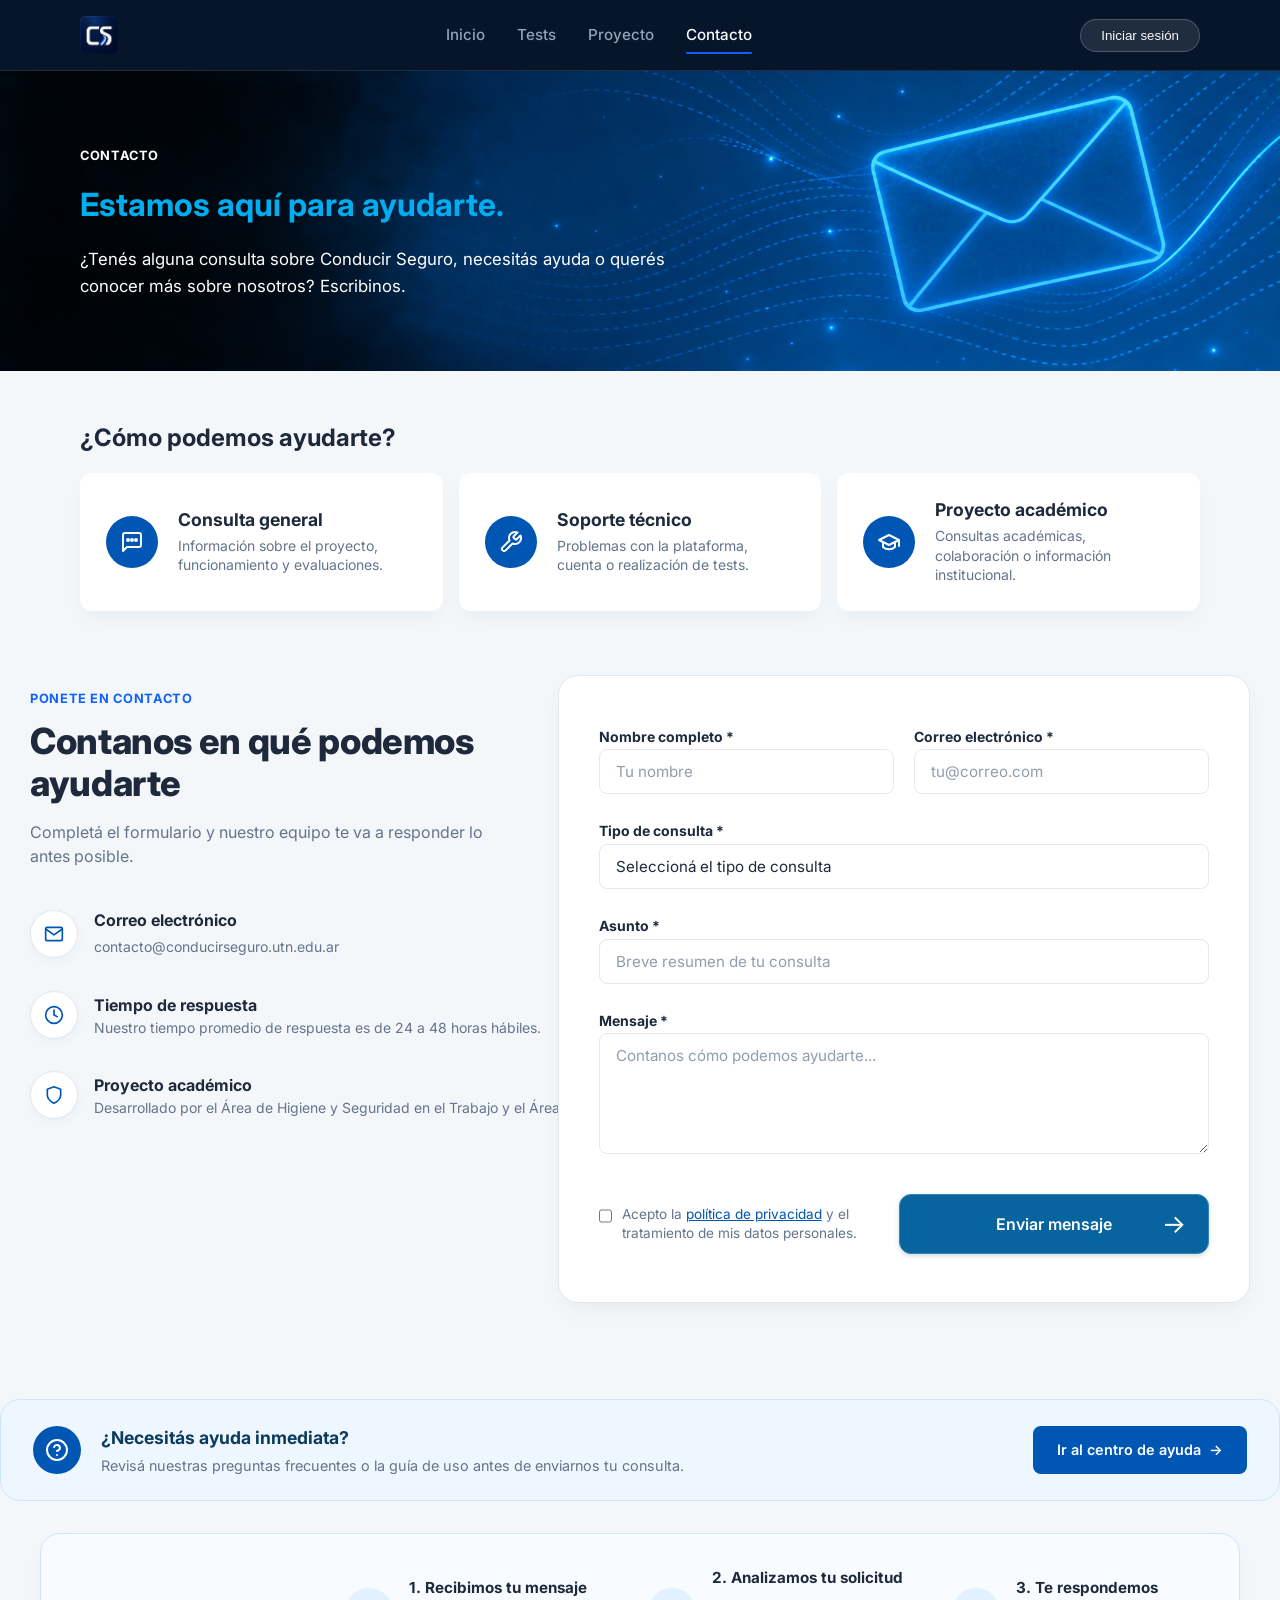
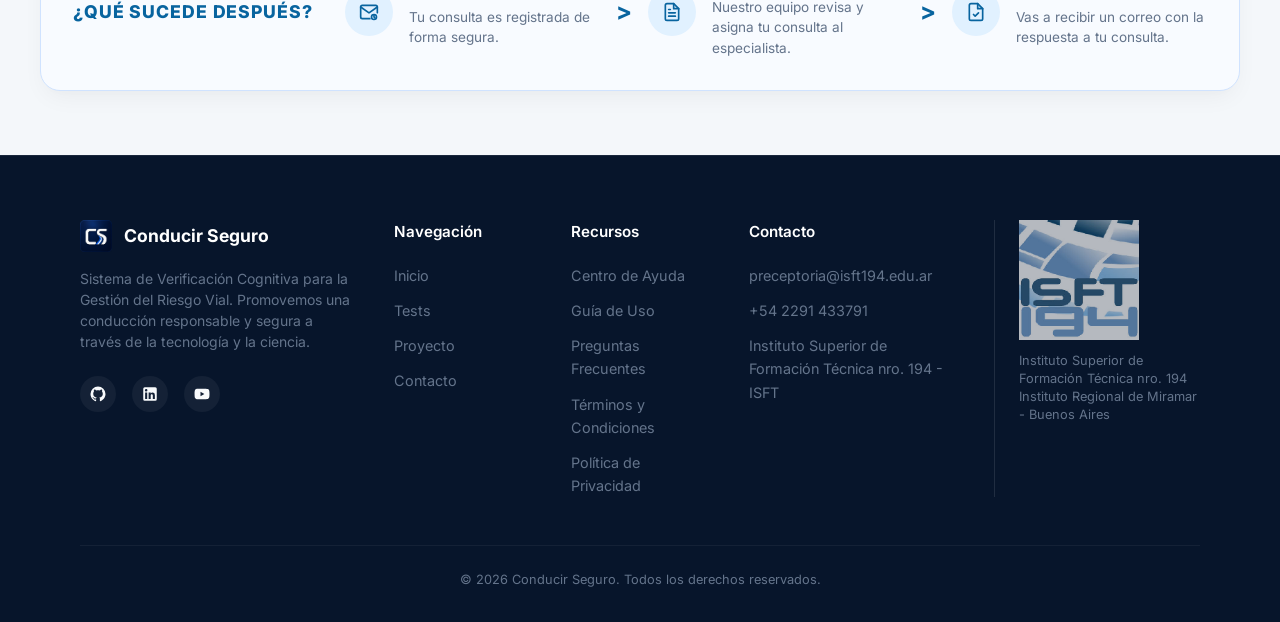
<file: contact.html>
<!DOCTYPE html>
<html lang="es">

<head>
    <meta charset="UTF-8">
    <meta name="viewport" content="width=device-width, initial-scale=1.0">

    <title>Contacto | Conducir Seguro</title>

    <meta name="description" content="Contactá al equipo de Conducir Seguro: consultas generales, soporte técnico e información sobre el proyecto académico.">

    <link rel="icon" href="image/icon/conducirSegurosIco.ico" type="image/x-icon">

    <!-- Hojas de Estilo CSS Modulares -->
    <link rel="stylesheet" href="css/base/variables.css">
    <link rel="stylesheet" href="css/base/base.css">
    <link rel="stylesheet" href="css/components/navbar.css">
    <link rel="stylesheet" href="css/components/footer.css">
    <link rel="stylesheet" href="css/pages/contact.css">
</head>

<body>

    <!-- Header Principal -->
    <header class="site-header">
        <div class="container">
            <nav class="navbar" aria-label="Navegación principal">

                <a href="index.html" class="navbar__brand" aria-label="ConducirSeguros Inicio">
                    <img src="image/logoConducir.png" alt="ConducirSeguros Logo" class="navbar__logo">
                </a>

                <button class="navbar__toggle" id="nav-toggle" aria-label="Abrir menú de navegación" aria-expanded="false">
                    ☰
                </button>

                <ul class="navbar__nav" id="nav-menu">
                    <li><a href="index.html" class="navbar__link">Inicio</a></li>
                    <li><a href="test.html" class="navbar__link">Tests</a></li>
                    <li><a href="about.html" class="navbar__link">Proyecto</a></li>
                    <li><a href="contact.html" class="navbar__link navbar__link--active">Contacto</a></li>
                </ul>

                <div class="navbar__actions">
                    <button class="btn-auth" id="auth-btn">
                        <span>Iniciar sesión</span>
                    </button>
                </div>

            </nav>
        </div>
    </header>

    <!-- Contenido Principal -->
    <main id="main-content">

        <!-- Banner superior de Contacto -->
        <section class="contact-hero">
            <div class="container">
                <span class="badge-tag">Contacto</span>

                <h1 class="section-title">Estamos aquí para ayudarte.</h1>

                <p class="section-description">
                    ¿Tenés alguna consulta sobre Conducir Seguro, necesitás ayuda o querés conocer más sobre nosotros? Escribinos.
                </p>
            </div>
        </section>

        <!-- Opciones de ayuda -->
        <div class="container">

            <h2 class="section-title" style="margin-top: 3rem; font-size: 1.5rem;">
                ¿Cómo podemos ayudarte?
            </h2>

            <ul class="help-grid">

                <li class="help-item">
                    <a href="#contact-form" class="help-card help-card--active">

                        <div class="help-card__icon">
                            <svg width="24" height="24" viewBox="0 0 24 24" fill="none" stroke="currentColor" stroke-width="2" stroke-linecap="round" stroke-linejoin="round">
                                <path d="M21 15a2 2 0 0 1-2 2H7l-4 4V5a2 2 0 0 1 2-2h14a2 2 0 0 1 2 2z"></path>
                                <circle cx="8" cy="10" r="1" fill="currentColor"></circle>
                                <circle cx="12" cy="10" r="1" fill="currentColor"></circle>
                                <circle cx="16" cy="10" r="1" fill="currentColor"></circle>
                            </svg>
                        </div>

                        <div class="help-card__content">
                            <h3 class="help-card__title">Consulta general</h3>
                            <p class="help-card__desc">
                                Información sobre el proyecto, funcionamiento y evaluaciones.
                            </p>
                        </div>

                        <span class="help-card__arrow"></span>

                    </a>
                </li>

                <li class="help-item">
                    <a href="#contact-form" class="help-card">

                        <div class="help-card__icon">
                            <svg width="24" height="24" viewBox="0 0 24 24" fill="none" stroke="currentColor" stroke-width="2" stroke-linecap="round" stroke-linejoin="round">
                                <path d="M14.7 6.3a1 1 0 0 0 0 1.4l1.6 1.6a1 1 0 0 0 1.4 0l3.77-3.77a6 6 0 0 1-7.94 7.94l-6.91 6.91a2.12 2.12 0 0 1-3-3l6.91-6.91a6 6 0 0 1 7.94-7.94l-3.76 3.76z"></path>
                            </svg>
                        </div>

                        <div class="help-card__content">
                            <h3 class="help-card__title">Soporte técnico</h3>
                            <p class="help-card__desc">
                                Problemas con la plataforma, cuenta o realización de tests.
                            </p>
                        </div>

                        <span class="help-card__arrow"></span>

                    </a>
                </li>

                <li class="help-item">
                    <a href="#contact-form" class="help-card">

                        <div class="help-card__icon">
                            <svg width="24" height="24" viewBox="0 0 24 24" fill="none" stroke="currentColor" stroke-width="2" stroke-linecap="round" stroke-linejoin="round">
                                <path d="M22 10v6M2 10l10-5 10 5-10 5z"></path>
                                <path d="M6 12v5c3 3 9 3 12 0v-5"></path>
                            </svg>
                        </div>

                        <div class="help-card__content">
                            <h3 class="help-card__title">Proyecto académico</h3>
                            <p class="help-card__desc">
                                Consultas académicas, colaboración o información institucional.
                            </p>
                        </div>

                        <span class="help-card__arrow"></span>

                    </a>
                </li>

            </ul>
        </div>

        <!-- Información y formulario de contacto -->
        <div class="contact-wrapper">

            <div class="contact-info">

                <span class="badge-tag">PONETE EN CONTACTO</span>

                <h2 class="contact-info__title">Contanos en qué podemos ayudarte</h2>

                <p class="contact-info__description">
                    Completá el formulario y nuestro equipo te va a responder lo antes posible.
                </p>

                <ul class="contact-info__list">

                    <li class="contact-info__item">

                        <div class="contact-info__icon">
                            <svg width="20" height="20" viewBox="0 0 24 24" fill="none" stroke="currentColor" stroke-width="2" stroke-linecap="round" stroke-linejoin="round">
                                <path d="M4 4h16c1.1 0 2 .9 2 2v12c0 1.1-.9 2-2 2H4c-1.1 0-2-.9-2-2V6c0-1.1.9-2 2-2z"></path>
                                <polyline points="22,6 12,13 2,6"></polyline>
                            </svg>
                        </div>

                        <div class="contact-info__text">
                            <h3 class="contact-info__label">Correo electrónico</h3>
                            <a href="mailto:contacto@conducirseguro.utn.edu.ar" class="contact-info__link">
                                contacto@conducirseguro.utn.edu.ar
                            </a>
                        </div>

                    </li>

                    <li class="contact-info__item">

                        <div class="contact-info__icon">
                            <svg width="20" height="20" viewBox="0 0 24 24" fill="none" stroke="currentColor" stroke-width="2" stroke-linecap="round" stroke-linejoin="round">
                                <circle cx="12" cy="12" r="10"></circle>
                                <polyline points="12 6 12 12 16 14"></polyline>
                            </svg>
                        </div>

                        <div class="contact-info__text">
                            <h3 class="contact-info__label">Tiempo de respuesta</h3>
                            <p class="contact-info__value">
                                Nuestro tiempo promedio de respuesta es de 24 a 48 horas hábiles.
                            </p>
                        </div>

                    </li>

                    <li class="contact-info__item">

                        <div class="contact-info__icon">
                            <svg width="20" height="20" viewBox="0 0 24 24" fill="none" stroke="currentColor" stroke-width="2" stroke-linecap="round" stroke-linejoin="round">
                                <path d="M12 22s8-4 8-10V5l-8-3-8 3v7c0 6 8 10 8 10z"></path>
                            </svg>
                        </div>

                        <div class="contact-info__text">
                            <h3 class="contact-info__label">Proyecto académico</h3>
                            <p class="contact-info__value">
                                Desarrollado por el Área de Higiene y Seguridad en el Trabajo y el Área de Desarrollo de Software.
                            </p>
                        </div>

                    </li>

                </ul>
            </div>

            <!-- Formulario -->
            <form class="contact-form" id="contact-form" action="#" method="POST">

                <div class="form-row">
                    <div class="form-group">
                        <label for="full-name" class="form-label">Nombre completo *</label>
                        <input type="text" id="full-name" name="full_name" class="form-input" placeholder="Tu nombre" required>
                    </div>
                    <div class="form-group">
                        <label for="email" class="form-label">Correo electrónico *</label>
                        <input type="email" id="email" name="email" class="form-input" placeholder="tu@correo.com" required>
                    </div>
                </div>

                <div class="form-group">
                    <label for="subject-type" class="form-label">Tipo de consulta *</label>

                    <div class="select-wrapper">
                        <select id="subject-type" name="subject_type" class="form-select" required>
                            <option value="" disabled selected>Seleccioná el tipo de consulta</option>
                            <option value="general">Consulta general</option>
                            <option value="support">Soporte técnico</option>
                            <option value="academic">Proyecto académico</option>
                        </select>
                    </div>
                </div>

                <div class="form-group">
                    <label for="subject" class="form-label">Asunto *</label>
                    <input type="text" id="subject" name="subject" class="form-input" placeholder="Breve resumen de tu consulta" required>
                </div>

                <div class="form-group">
                    <label for="message" class="form-label">Mensaje *</label>
                    <textarea id="message" name="message" class="form-textarea" rows="5" placeholder="Contanos cómo podemos ayudarte..." required></textarea>
                </div>

                <div class="form-footer">

                    <label class="checkbox-container">
                        <input type="checkbox" name="privacy_policy" class="checkbox-input" required>
                        <span class="checkbox-label">
                            Acepto la <a href="privacy.html" class="form-link">política de privacidad</a> y el tratamiento de mis datos personales.
                        </span>
                    </label>

                    <button type="submit" class="btn btn--primary btn-submit">
                        <span>Enviar mensaje</span>
                        <span class="btn-arrow">→</span>
                    </button>

                </div>
            </form>

        </div>

        <!-- Ayuda inmediata -->
        <div class="help-banner">

            <div class="help-banner__content">

                <div class="help-banner__icon">
                    <svg width="24" height="24" viewBox="0 0 24 24" fill="none" stroke="currentColor" stroke-width="2" stroke-linecap="round" stroke-linejoin="round">
                        <circle cx="12" cy="12" r="10"></circle>
                        <path d="M9.09 9a3 3 0 0 1 5.83 1c0 2-3 3-3 3"></path>
                        <line x1="12" y1="17" x2="12.01" y2="17"></line>
                    </svg>
                </div>

                <div class="help-banner__text">
                    <h3 class="help-banner__title">¿Necesitás ayuda inmediata?</h3>
                    <p class="help-banner__description">
                        Revisá nuestras preguntas frecuentes o la guía de uso antes de enviarnos tu consulta.
                    </p>
                </div>

            </div>

            <a href="faq.html" class="btn btn--primary help-banner__btn">
                <span>Ir al centro de ayuda</span>
                <span class="bnt-arrow">&rarr;</span>
            </a>

        </div>

        <!-- Proceso de respuesta -->
        <div class="process-card">

            <div class="process-card__badge">
                <span>¿QUÉ SUCEDE</span>
                <span>DESPUÉS?</span>
            </div>

            <div class="process-card__steps">

                <div class="process-step">

                    <div class="process-step__icon">
                        <svg width="20" height="20" viewBox="0 0 24 24" fill="none" stroke="currentColor" stroke-width="2" stroke-linecap="round" stroke-linejoin="round">
                            <path d="M22 13V6a2 2 0 0 0-2-2H4a2 2 0 0 0-2 2v12a2 2 0 0 0 2 2h9"></path>
                            <polyline points="22,6 12,13 2,6"></polyline>
                            <circle cx="18" cy="18" r="3"></circle>
                            <polyline points="18 16 18 18 19 19"></polyline>
                        </svg>
                    </div>

                    <div class="process-step__text">
                        <h4 class="process-step__title">1. Recibimos tu mensaje</h4>
                        <p class="process-step__description">
                            Tu consulta es registrada de forma segura.
                        </p>
                    </div>

                </div>

                <span class="process-arrow">&gt;</span>

                <div class="process-step">

                    <div class="process-step__icon">
                        <svg width="20" height="20" viewBox="0 0 24 24" fill="none" stroke="currentColor" stroke-width="2" stroke-linecap="round" stroke-linejoin="round">
                            <path d="M14 2H6a2 2 0 0 0-2 2v16a2 2 0 0 0 2 2h12a2 2 0 0 0 2-2V8z"></path>
                            <polyline points="14 2 14 8 20 8"></polyline>
                            <line x1="16" y1="13" x2="8" y2="13"></line>
                            <line x1="16" y1="17" x2="8" y2="17"></line>
                            <polyline points="10 9 9 9 8 9"></polyline>
                        </svg>
                    </div>

                    <div class="process-step__text">
                        <h4 class="process-step__title">2. Analizamos tu solicitud</h4>
                        <p class="process-step__description">
                            Nuestro equipo revisa y asigna tu consulta al especialista.
                        </p>
                    </div>

                </div>

                <span class="process-arrow">&gt;</span>

                <div class="process-step">

                    <div class="process-step__icon">
                        <svg width="20" height="20" viewBox="0 0 24 24" fill="none" stroke="currentColor" stroke-width="2" stroke-linecap="round" stroke-linejoin="round">
                            <path d="M14 2H6a2 2 0 0 0-2 2v16a2 2 0 0 0 2 2h12a2 2 0 0 0 2-2V8z"></path>
                            <polyline points="14 2 14 8 20 8"></polyline>
                            <path d="M9 15l2 2 4-4"></path>
                        </svg>
                    </div>

                    <div class="process-step__text">
                        <h4 class="process-step__title">3. Te respondemos</h4>
                        <p class="process-step__description">
                            Vas a recibir un correo con la respuesta a tu consulta.
                        </p>
                    </div>

                </div>

            </div>
        </div>

    </main>

    <!-- Script de entrada usando módulos ES6 -->
    <script src="js/script.js"></script>

    <!-- Footer -->
    <footer class="site-footer">

        <div class="container">

            <div class="footer__grid">

                <!-- Columna 1: Branding y Propósito -->
                <div class="footer__col">

                    <div class="footer__brand-logo">
                        <img src="image/logoConducir.png" alt="ConducirSeguros" class="footer__logo-img">
                        <span class="footer__brand-title">Conducir Seguro</span>
                    </div>

                    <p class="footer__description">
                        Sistema de Verificación Cognitiva para la Gestión del Riesgo Vial. Promovemos una conducción responsable y segura a través de la tecnología y la ciencia.
                    </p>

                    <div class="footer__socials">

                        <a href="https://github.com" class="footer__social-link" aria-label="GitHub" target="_blank" rel="noopener">
                            <svg class="footer__social-icon" viewBox="0 0 24 24">
                                <path fill="currentColor" d="M12 2A10 10 0 0 0 2 12c0 4.42 2.87 8.17 6.84 9.5c.5.08.66-.23.66-.5v-1.69c-2.77.6-3.36-1.34-3.36-1.34c-.46-1.16-1.11-1.47-1.11-1.47c-.91-.62.07-.6.07-.6c1 .07 1.53 1.03 1.53 1.03c.87 1.52 2.34 1.07 2.91.83c.1-.65.35-1.09.63-1.34c-2.22-.25-4.55-1.11-4.55-4.92c0-1.11.38-2 1.03-2.71c-.1-.25-.45-1.29.1-2.64c0 0 .84-.27 2.75 1.02c.79-.22 1.65-.33 2.5-.33c.85 0 1.71.11 2.5.33c1.91-1.29 2.75-1.02 2.75-1.02c.55 1.35.2 2.39.1 2.64c.65.71 1.03 1.6 1.03 2.71c0 3.82-2.34 4.66-4.57 4.91c.36.31.69.92.69 1.85V21c0 .27.16.59.67.5C19.14 20.16 22 16.42 22 12A10 10 0 0 0 12 2Z"/>
                            </svg>
                        </a>

                        <a href="https://linkedin.com" class="footer__social-link" aria-label="LinkedIn" target="_blank" rel="noopener">
                            <svg class="footer__social-icon" viewBox="0 0 24 24">
                                <path fill="currentColor" d="M19 3a2 2 0 0 1 2 2v14a2 2 0 0 1-2 2H5a2 2 0 0 1-2-2V5a2 2 0 0 1 2-2h14m-.5 15.5v-5.3a3.26 3.26 0 0 0-3.26-3.26c-.85 0-1.84.52-2.28 1.3v-1.11h-2.79v8.37h2.79v-4.93c0-.77.62-1.4 1.39-1.4a1.4 1.4 0 0 1 1.4 1.4v4.93h2.75M6.88 8.56a1.68 1.68 0 0 0 1.68-1.68c0-.93-.75-1.69-1.68-1.69a1.69 1.69 0 0 0-1.69 1.69c0 .93.76 1.68 1.69 1.68m1.39 9.94v-8.37H5.5v8.37h2.77Z"/>
                            </svg>
                        </a>

                        <a href="https://youtube.com" class="footer__social-link" aria-label="YouTube" target="_blank" rel="noopener">
                            <svg class="footer__social-icon" viewBox="0 0 24 24">
                                <path fill="currentColor" d="M10 15l5.19-3L10 9v6m11.56-7.83c.13.47.22 1.1.28 1.9.07.8.1 1.49.1 2.09L22 12c0 2.19-.16 3.8-.44 4.83c-.25.9-.83 1.48-1.73 1.73c-.47.13-1.33.22-2.65.28c-1.3.07-2.49.1-3.59.1L12 19c-4.19 0-6.8-.16-7.83-.44c-.9-.25-1.48-.83-1.73-1.73c-.13-.47-.22-1.33-.28-2.65c-.07-1.3-.1-2.49-.1-3.59L2 12c0-2.19.16-3.8.44-4.83c.25-.9.83-1.48 1.73-1.73c.47-.13 1.33-.22 2.65-.28c1.3-.07 2.49-.1 3.59-.1L12 5c4.19 0 6.8.16 7.83.44c.9.25 1.48.83 1.73 1.73Z"/>
                            </svg>
                        </a>

                    </div>
                </div>

                <!-- Columna 2: Navegación -->
                <div class="footer__col">
                    <h4 class="footer__column-title">Navegación</h4>

                    <ul class="footer__list">
                        <li><a href="index.html" class="footer__link">Inicio</a></li>
                        <li><a href="test.html" class="footer__link">Tests</a></li>
                        <li><a href="about.html" class="footer__link">Proyecto</a></li>
                        <li><a href="contact.html" class="footer__link">Contacto</a></li>
                    </ul>
                </div>

                <!-- Columna 3: Recursos -->
                <div class="footer__col">
                    <h4 class="footer__column-title">Recursos</h4>

                    <ul class="footer__list">
                        <li><a href="faq.html" class="footer__link">Centro de Ayuda</a></li>
                        <li><a href="guide.html" class="footer__link">Guía de Uso</a></li>
                        <li><a href="faq.html#preguntas" class="footer__link">Preguntas Frecuentes</a></li>
                        <li><a href="terms.html" class="footer__link">Términos y Condiciones</a></li>
                        <li><a href="privacy.html" class="footer__link">Política de Privacidad</a></li>
                    </ul>
                </div>

                <!-- Columna 4: Contacto Rápido -->
                <div class="footer__col">
                    <h4 class="footer__column-title">Contacto</h4>

                    <ul class="footer__list">
                        <li><a href="mailto:preceptoria@isft194.edu.ar" class="footer__link">preceptoria@isft194.edu.ar</a></li>
                        <li><span class="footer__link">+54 2291 433791</span></li>
                        <li><span class="footer__link">Instituto Superior de Formación Técnica nro. 194 - ISFT</span></li>
                    </ul>
                </div>

                <!-- Columna 5: Institucional -->
                <div class="footer__col footer__institution">
                    <img src="image/isft194_173px.png" alt="Instituto Superior de Formación Técnica 194" class="footer__isft-logo">

                    <p class="footer__isft-text">
                        Instituto Superior de Formación Técnica nro. 194<br>
                        Instituto Regional de Miramar - Buenos Aires
                    </p>
                </div>

            </div>

            <!-- Copy Bottom -->
            <div class="footer__bottom">
                <p>&copy; 2026 Conducir Seguro. Todos los derechos reservados.</p>
            </div>

        </div>
    </footer>

</body>
</html>
</file>
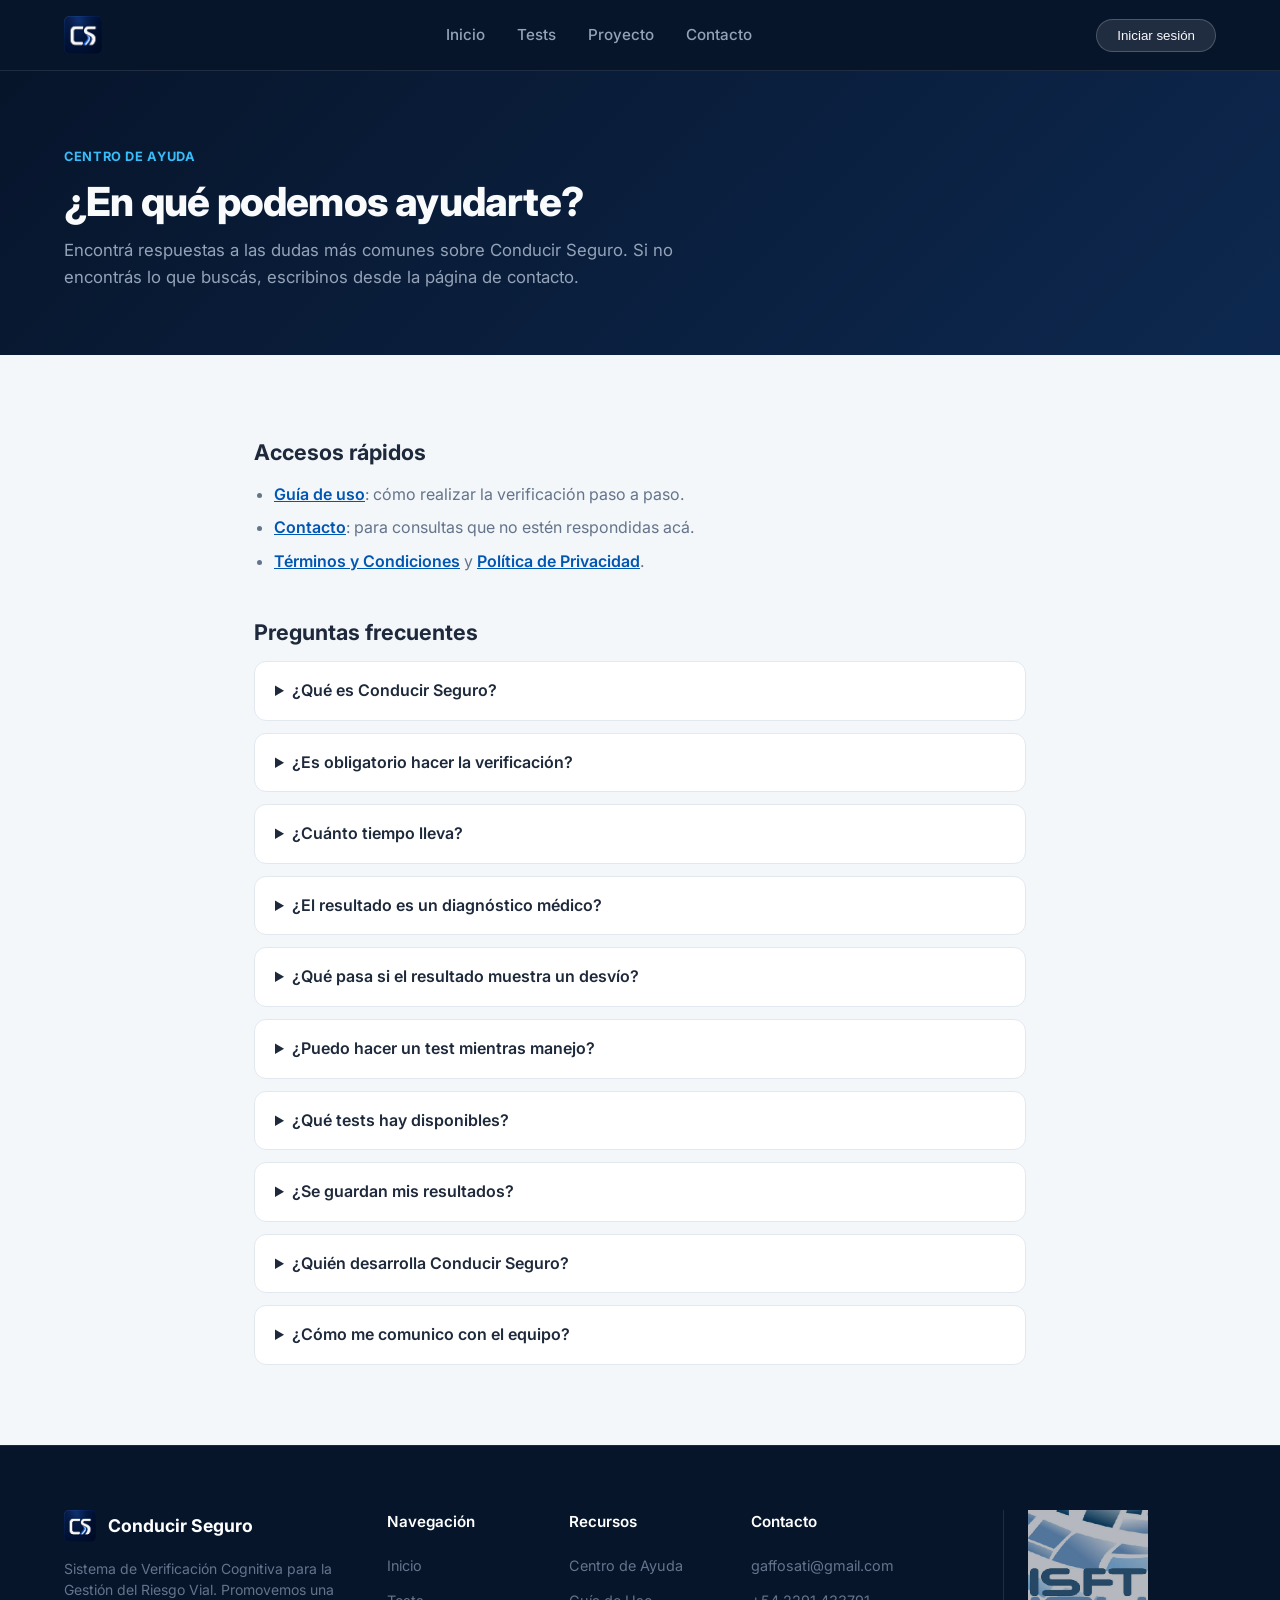
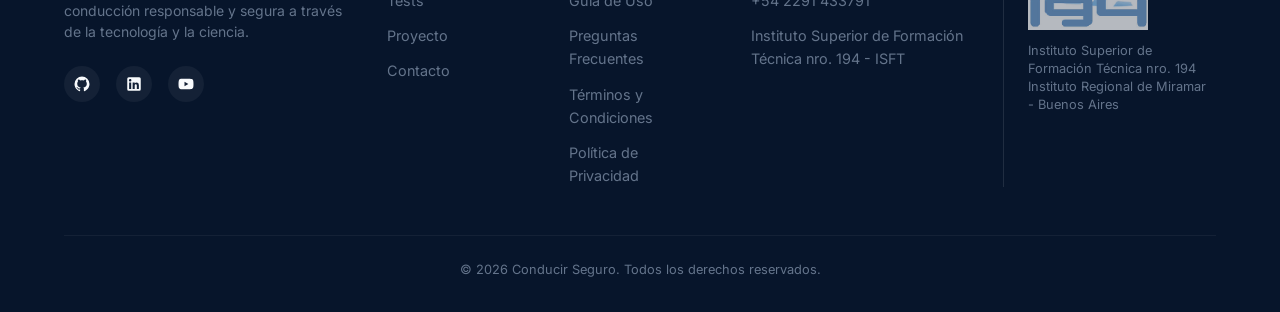
<file: faq.html>
<!DOCTYPE html>
<html lang="es">
<head>
      <meta charset="UTF-8">
      <meta name="viewport" content="width=device-width, initial-scale=1.0">
      <title>Centro de Ayuda | Conducir Seguro</title>
      <meta name="description" content="Centro de ayuda y preguntas frecuentes sobre Conducir Seguro, el sistema de verificación cognitiva preventiva previa a la conducción.">
      <link rel="icon" href="image/icon/conducirSegurosIco.ico" type="image/x-icon">

      <link rel="stylesheet" href="css/base/variables.css">
      <link rel="stylesheet" href="css/base/base.css">
      <link rel="stylesheet" href="css/components/navbar.css">
      <link rel="stylesheet" href="css/components/footer.css">
      <link rel="stylesheet" href="css/pages/info.css">
</head>
<body>

      <header class="site-header">
            <div class="container">
                  <nav class="navbar" aria-label="Navegación principal">
                  <a href="index.html" class="navbar__brand" aria-label="ConducirSeguros Inicio">
                        <img src="image/logoConducir.png" alt="ConducirSeguros Logo" class="navbar__logo">
                  </a>

                  <button class="navbar__toggle" id="nav-toggle" aria-label="Abrir menú de navegación" aria-expanded="false">
                        ☰
                  </button>

                  <ul class="navbar__nav" id="nav-menu">
                        <li><a href="index.html" class="navbar__link">Inicio</a></li>
                        <li><a href="test.html" class="navbar__link">Tests</a></li>
                        <li><a href="about.html" class="navbar__link">Proyecto</a></li>

                        <li><a href="contact.html" class="navbar__link">Contacto</a></li>
                  </ul>

                  <div class="navbar__actions">
                        <button class="btn-auth" id="auth-btn">
                              <span>Iniciar sesión</span>
                        </button>
                  </div>
                  </nav>
            </div>
      </header>

      <main id="main-content">
            <section class="page-hero">
                  <div class="container">
                        <span class="badge-tag">CENTRO DE AYUDA</span>
                        <h1 class="page-hero__title">¿En qué podemos ayudarte?</h1>
                        <p class="page-hero__description">
                              Encontrá respuestas a las dudas más comunes sobre Conducir Seguro. Si no encontrás lo que buscás, escribinos desde la página de contacto.
                        </p>
                  </div>
            </section>

            <section class="section-padding">
                  <div class="container info-content">
                        <h2>Accesos rápidos</h2>
                        <ul>
                              <li><a href="guide.html">Guía de uso</a>: cómo realizar la verificación paso a paso.</li>
                              <li><a href="contact.html">Contacto</a>: para consultas que no estén respondidas acá.</li>
                              <li><a href="terms.html">Términos y Condiciones</a> y <a href="privacy.html">Política de Privacidad</a>.</li>
                        </ul>

                        <h2 id="preguntas">Preguntas frecuentes</h2>
                        <div class="faq-list">
                              <details class="faq-item">
                                    <summary>¿Qué es Conducir Seguro?</summary>
                                    <p>Es un sistema de verificación cognitiva para la gestión del riesgo vial. Propone una verificación breve, antes de comenzar a conducir, para observar condiciones como la atención, el estado de alerta y el tiempo de reacción en ese momento.</p>
                              </details>

                              <details class="faq-item">
                                    <summary>¿Es obligatorio hacer la verificación?</summary>
                                    <p>No. Es voluntaria y preventiva. Busca darte una referencia para cuidarte a vos y a los demás, no controlar ni sancionar.</p>
                              </details>

                              <details class="faq-item">
                                    <summary>¿Cuánto tiempo lleva?</summary>
                                    <p>Cada test indica su duración antes de empezar; la mayoría lleva entre uno y tres minutos. La idea es que se pueda incorporar a la rutina antes de salir, igual que revisar el estado del vehículo.</p>
                              </details>

                              <details class="faq-item">
                                    <summary>¿El resultado es un diagnóstico médico?</summary>
                                    <p>No. El resultado es orientativo: no diagnostica, no evalúa capacidades permanentes y no reemplaza controles médicos ni normas existentes.</p>
                              </details>

                              <details class="faq-item">
                                    <summary>¿Qué pasa si el resultado muestra un desvío?</summary>
                                    <p>Detectar un desvío no significa "fallar": es una alerta temprana. Se recomienda hacer una pausa y repetir la verificación. Si te sentís cansado, con sueño o afectado de cualquier forma, no conduzcas aunque el resultado sea bueno.</p>
                              </details>

                              <details class="faq-item">
                                    <summary>¿Puedo hacer un test mientras manejo?</summary>
                                    <p>No. Los tests se hacen siempre antes de empezar a conducir, con el vehículo detenido, sentado y sin distracciones.</p>
                              </details>

                              <details class="faq-item">
                                    <summary>¿Qué tests hay disponibles?</summary>
                                    <p>En la sección <a href="test.html">Tests</a> vas a encontrar evaluaciones de atención, reflejos, estado de alerta y memoria. Cada una explica su consigna antes de empezar.</p>
                              </details>

                              <details class="faq-item">
                                    <summary>¿Se guardan mis resultados?</summary>
                                    <p>Por ahora, el resultado se muestra en pantalla al terminar cada test. El registro de resultados para construir una referencia individual forma parte del plan de desarrollo del proyecto.</p>
                              </details>

                              <details class="faq-item">
                                    <summary>¿Quién desarrolla Conducir Seguro?</summary>
                                    <p>Es un proyecto académico del Instituto Superior de Formación Técnica nro. 194, desarrollado por el Área de Higiene y Seguridad en el Trabajo y el Área de Desarrollo de Software.</p>
                              </details>

                              <details class="faq-item">
                                    <summary>¿Cómo me comunico con el equipo?</summary>
                                    <p>Podés escribirnos desde la página de <a href="contact.html">Contacto</a> completando el formulario.</p>
                              </details>
                        </div>
                  </div>
            </section>
      </main>

      <script src="js/script.js"></script>

      <footer class="site-footer">
      <div class="container">
            <div class="footer__grid">

                  <div class="footer__col">
                  <div class="footer__brand-logo">
                        <img src="image/logoConducir.png" alt="ConducirSeguros" class="footer__logo-img">
                        <span class="footer__brand-title">Conducir Seguro</span>
                  </div>
                  <p class="footer__description">
                        Sistema de Verificación Cognitiva para la Gestión del Riesgo Vial. Promovemos una conducción responsable y segura a través de la tecnología y la ciencia.
                  </p>
                  <div class="footer__socials">
                        <a href="https://github.com" class="footer__social-link" aria-label="GitHub" target="_blank" rel="noopener">
                              <svg class="footer__social-icon" viewBox="0 0 24 24"><path fill="currentColor" d="M12 2A10 10 0 0 0 2 12c0 4.42 2.87 8.17 6.84 9.5c.5.08.66-.23.66-.5v-1.69c-2.77.6-3.36-1.34-3.36-1.34c-.46-1.16-1.11-1.47-1.11-1.47c-.91-.62.07-.6.07-.6c1 .07 1.53 1.03 1.53 1.03c.87 1.52 2.34 1.07 2.91.83c.1-.65.35-1.09.63-1.34c-2.22-.25-4.55-1.11-4.55-4.92c0-1.11.38-2 1.03-2.71c-.1-.25-.45-1.29.1-2.64c0 0 .84-.27 2.75 1.02c.79-.22 1.65-.33 2.5-.33c.85 0 1.71.11 2.5.33c1.91-1.29 2.75-1.02 2.75-1.02c.55 1.35.2 2.39.1 2.64c.65.71 1.03 1.6 1.03 2.71c0 3.82-2.34 4.66-4.57 4.91c.36.31.69.92.69 1.85V21c0 .27.16.59.67.5C19.14 20.16 22 16.42 22 12A10 10 0 0 0 12 2Z"/></svg>
                        </a>
                        <a href="https://linkedin.com" class="footer__social-link" aria-label="LinkedIn" target="_blank" rel="noopener">
                              <svg class="footer__social-icon" viewBox="0 0 24 24"><path fill="currentColor" d="M19 3a2 2 0 0 1 2 2v14a2 2 0 0 1-2 2H5a2 2 0 0 1-2-2V5a2 2 0 0 1 2-2h14m-.5 15.5v-5.3a3.26 3.26 0 0 0-3.26-3.26c-.85 0-1.84.52-2.28 1.3v-1.11h-2.79v8.37h2.79v-4.93c0-.77.62-1.4 1.39-1.4a1.4 1.4 0 0 1 1.4 1.4v4.93h2.75M6.88 8.56a1.68 1.68 0 0 0 1.68-1.68c0-.93-.75-1.69-1.68-1.69a1.69 1.69 0 0 0-1.69 1.69c0 .93.76 1.68 1.69 1.68m1.39 9.94v-8.37H5.5v8.37h2.77Z"/></svg>
                        </a>
                        <a href="https://youtube.com" class="footer__social-link" aria-label="YouTube" target="_blank" rel="noopener">
                              <svg class="footer__social-icon" viewBox="0 0 24 24"><path fill="currentColor" d="M10 15l5.19-3L10 9v6m11.56-7.83c.13.47.22 1.1.28 1.9.07.8.1 1.49.1 2.09L22 12c0 2.19-.16 3.8-.44 4.83c-.25.9-.83 1.48-1.73 1.73c-.47.13-1.33.22-2.65.28c-1.3.07-2.49.1-3.59.1L12 19c-4.19 0-6.8-.16-7.83-.44c-.9-.25-1.48-.83-1.73-1.73c-.13-.47-.22-1.1-.28-1.9c-.07-.8-.1-1.49-.1-2.09L2 12c0-2.19.16-3.8.44-4.83c.25-.9.83-1.48 1.73-1.73c.47-.13 1.33-.22 2.65-.28c1.3-.07 2.49-.1 3.59-.1L12 5c4.19 0 6.8.16 7.83.44c.9.25 1.48.83 1.73 1.73Z"/></svg>
                        </a>
                  </div>
                  </div>

                  <div class="footer__col">
                  <h4 class="footer__column-title">Navegación</h4>
                  <ul class="footer__list">
                        <li><a href="index.html" class="footer__link">Inicio</a></li>
                        <li><a href="test.html" class="footer__link">Tests</a></li>
                        <li><a href="about.html" class="footer__link">Proyecto</a></li>

                        <li><a href="contact.html" class="footer__link">Contacto</a></li>
                  </ul>
                  </div>


                  <div class="footer__col">
                  <h4 class="footer__column-title">Recursos</h4>
                  <ul class="footer__list">
                        <li><a href="faq.html" class="footer__link">Centro de Ayuda</a></li>
                        <li><a href="guide.html" class="footer__link">Guía de Uso</a></li>
                        <li><a href="faq.html#preguntas" class="footer__link">Preguntas Frecuentes</a></li>
                        <li><a href="terms.html" class="footer__link">Términos y Condiciones</a></li>
                        <li><a href="privacy.html" class="footer__link">Política de Privacidad</a></li>
                  </ul>
                  </div>


                  <div class="footer__col">
                  <h4 class="footer__column-title">Contacto</h4>
                  <ul class="footer__list">
                        <li><a href="mailto:gaffosati@gmail.com" class="footer__link">gaffosati@gmail.com</a></li>
                        <li><span class="footer__link">+54 2291 433791</span></li>
                        <li><span class="footer__link">Instituto Superior de Formación Técnica nro. 194 - ISFT</span></li>
                  </ul>
                  </div>


                  <div class="footer__col footer__institution">
                  <img src="image/isft194_173px.png" alt="Instituto Superior de Formación Técnica nro. 194" class="footer__isft-logo">
                  <p class="footer__isft-text">
                        Instituto Superior de Formación Técnica nro. 194<br>
                        Instituto Regional de Miramar - Buenos Aires
                  </p>
                  </div>

            </div>


            <div class="footer__bottom">
                  <p>&copy; 2026 Conducir Seguro. Todos los derechos reservados.</p>
            </div>
      </div>
      </footer>
</body>
</html>
</file>
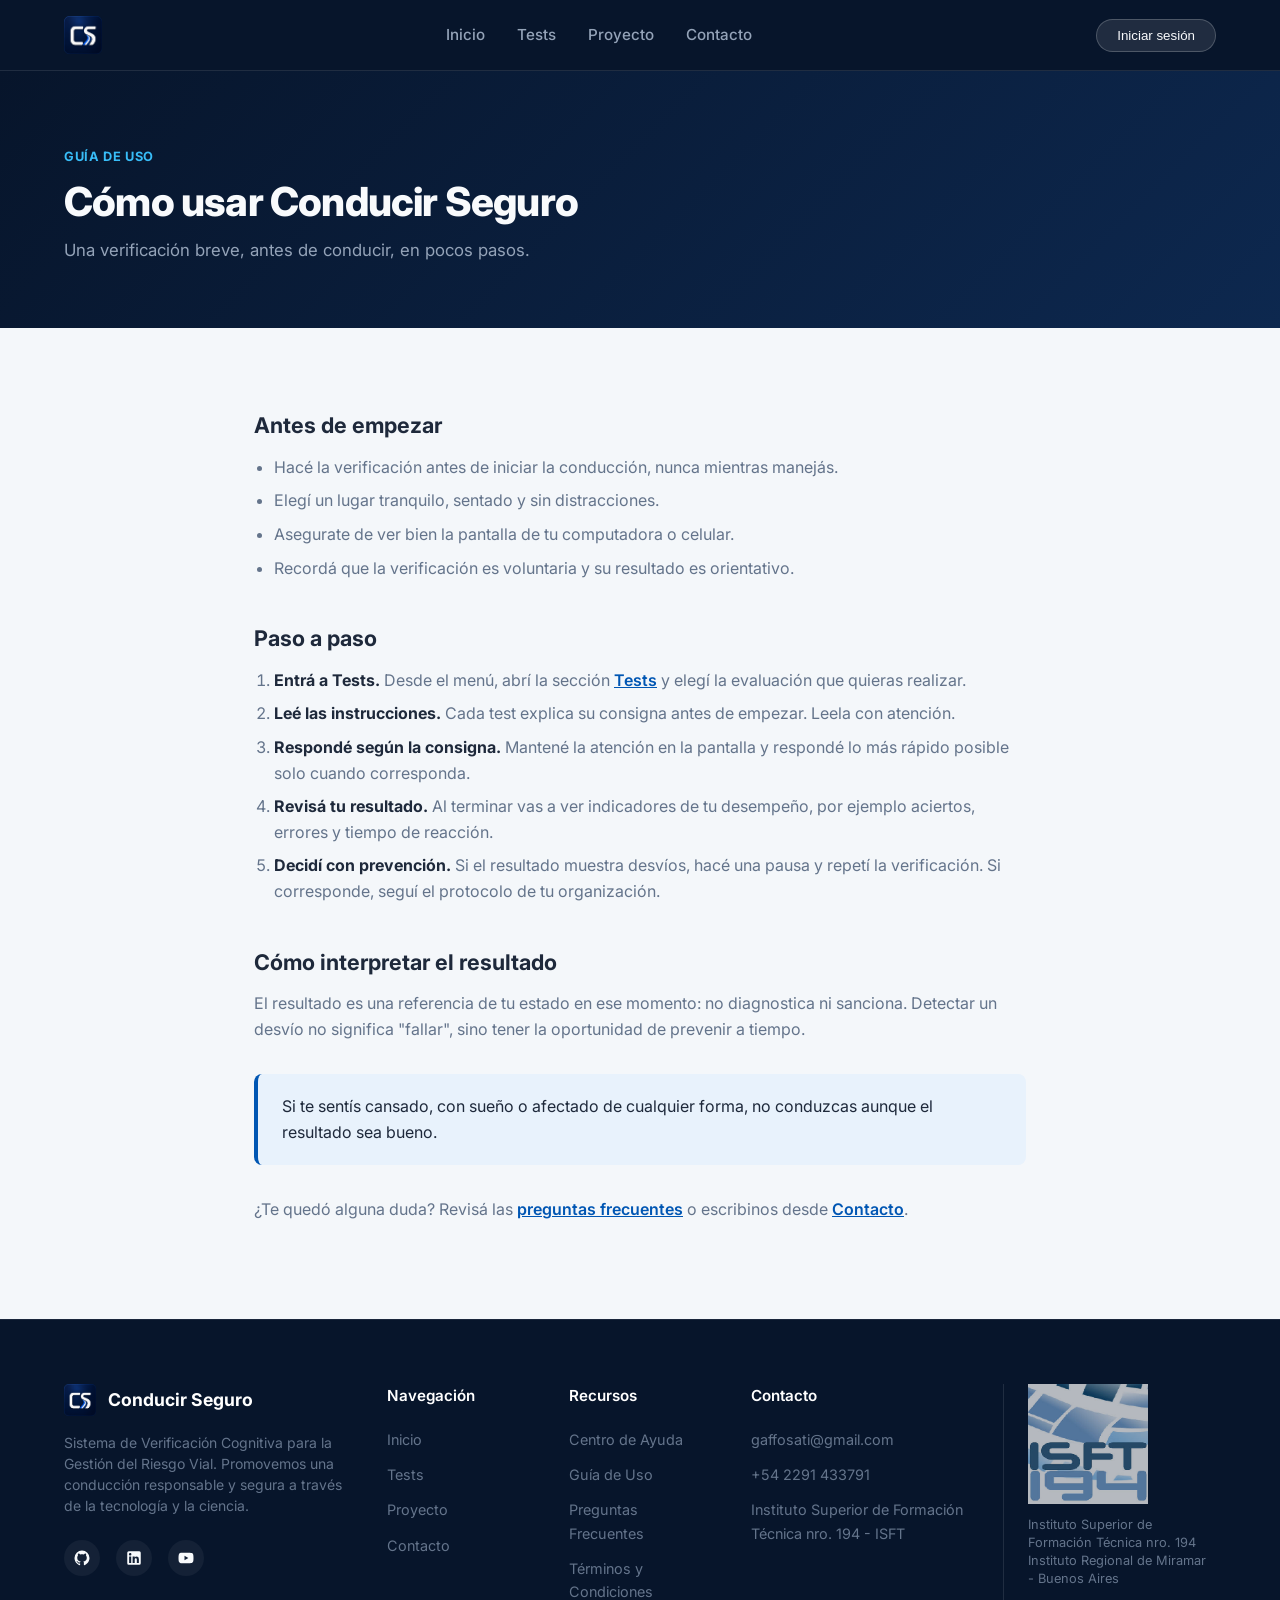
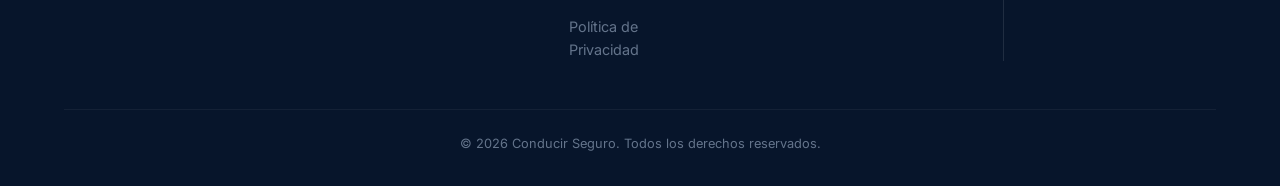
<file: guide.html>
<!DOCTYPE html>
<html lang="es">
<head>
      <meta charset="UTF-8">
      <meta name="viewport" content="width=device-width, initial-scale=1.0">
      <title>Guía de Uso | Conducir Seguro</title>
      <meta name="description" content="Guía paso a paso para realizar la verificación cognitiva de Conducir Seguro antes de conducir.">
      <link rel="icon" href="image/icon/conducirSegurosIco.ico" type="image/x-icon">

      <link rel="stylesheet" href="css/base/variables.css">
      <link rel="stylesheet" href="css/base/base.css">
      <link rel="stylesheet" href="css/components/navbar.css">
      <link rel="stylesheet" href="css/components/footer.css">
      <link rel="stylesheet" href="css/pages/info.css">
</head>
<body>

      <header class="site-header">
            <div class="container">
                  <nav class="navbar" aria-label="Navegación principal">
                  <a href="index.html" class="navbar__brand" aria-label="ConducirSeguros Inicio">
                        <img src="image/logoConducir.png" alt="ConducirSeguros Logo" class="navbar__logo">
                  </a>

                  <button class="navbar__toggle" id="nav-toggle" aria-label="Abrir menú de navegación" aria-expanded="false">
                        ☰
                  </button>

                  <ul class="navbar__nav" id="nav-menu">
                        <li><a href="index.html" class="navbar__link">Inicio</a></li>
                        <li><a href="test.html" class="navbar__link">Tests</a></li>
                        <li><a href="about.html" class="navbar__link">Proyecto</a></li>

                        <li><a href="contact.html" class="navbar__link">Contacto</a></li>
                  </ul>

                  <div class="navbar__actions">
                        <button class="btn-auth" id="auth-btn">
                              <span>Iniciar sesión</span>
                        </button>
                  </div>
                  </nav>
            </div>
      </header>

      <main id="main-content">
            <section class="page-hero">
                  <div class="container">
                        <span class="badge-tag">GUÍA DE USO</span>
                        <h1 class="page-hero__title">Cómo usar Conducir Seguro</h1>
                        <p class="page-hero__description">
                              Una verificación breve, antes de conducir, en pocos pasos.
                        </p>
                  </div>
            </section>

            <section class="section-padding">
                  <div class="container info-content">
                        <h2>Antes de empezar</h2>
                        <ul>
                              <li>Hacé la verificación antes de iniciar la conducción, nunca mientras manejás.</li>
                              <li>Elegí un lugar tranquilo, sentado y sin distracciones.</li>
                              <li>Asegurate de ver bien la pantalla de tu computadora o celular.</li>
                              <li>Recordá que la verificación es voluntaria y su resultado es orientativo.</li>
                        </ul>

                        <h2>Paso a paso</h2>
                        <ol>
                              <li><strong>Entrá a Tests.</strong> Desde el menú, abrí la sección <a href="test.html">Tests</a> y elegí la evaluación que quieras realizar.</li>
                              <li><strong>Leé las instrucciones.</strong> Cada test explica su consigna antes de empezar. Leela con atención.</li>
                              <li><strong>Respondé según la consigna.</strong> Mantené la atención en la pantalla y respondé lo más rápido posible solo cuando corresponda.</li>
                              <li><strong>Revisá tu resultado.</strong> Al terminar vas a ver indicadores de tu desempeño, por ejemplo aciertos, errores y tiempo de reacción.</li>
                              <li><strong>Decidí con prevención.</strong> Si el resultado muestra desvíos, hacé una pausa y repetí la verificación. Si corresponde, seguí el protocolo de tu organización.</li>
                        </ol>

                        <h2>Cómo interpretar el resultado</h2>
                        <p>El resultado es una referencia de tu estado en ese momento: no diagnostica ni sanciona. Detectar un desvío no significa "fallar", sino tener la oportunidad de prevenir a tiempo.</p>

                        <div class="info-note">
                              <p>Si te sentís cansado, con sueño o afectado de cualquier forma, no conduzcas aunque el resultado sea bueno.</p>
                        </div>

                        <p>¿Te quedó alguna duda? Revisá las <a href="faq.html#preguntas">preguntas frecuentes</a> o escribinos desde <a href="contact.html">Contacto</a>.</p>
                  </div>
            </section>
      </main>

      <script src="js/script.js"></script>

      <footer class="site-footer">
      <div class="container">
            <div class="footer__grid">

                  <div class="footer__col">
                  <div class="footer__brand-logo">
                        <img src="image/logoConducir.png" alt="ConducirSeguros" class="footer__logo-img">
                        <span class="footer__brand-title">Conducir Seguro</span>
                  </div>
                  <p class="footer__description">
                        Sistema de Verificación Cognitiva para la Gestión del Riesgo Vial. Promovemos una conducción responsable y segura a través de la tecnología y la ciencia.
                  </p>
                  <div class="footer__socials">
                        <a href="https://github.com" class="footer__social-link" aria-label="GitHub" target="_blank" rel="noopener">
                              <svg class="footer__social-icon" viewBox="0 0 24 24"><path fill="currentColor" d="M12 2A10 10 0 0 0 2 12c0 4.42 2.87 8.17 6.84 9.5c.5.08.66-.23.66-.5v-1.69c-2.77.6-3.36-1.34-3.36-1.34c-.46-1.16-1.11-1.47-1.11-1.47c-.91-.62.07-.6.07-.6c1 .07 1.53 1.03 1.53 1.03c.87 1.52 2.34 1.07 2.91.83c.1-.65.35-1.09.63-1.34c-2.22-.25-4.55-1.11-4.55-4.92c0-1.11.38-2 1.03-2.71c-.1-.25-.45-1.29.1-2.64c0 0 .84-.27 2.75 1.02c.79-.22 1.65-.33 2.5-.33c.85 0 1.71.11 2.5.33c1.91-1.29 2.75-1.02 2.75-1.02c.55 1.35.2 2.39.1 2.64c.65.71 1.03 1.6 1.03 2.71c0 3.82-2.34 4.66-4.57 4.91c.36.31.69.92.69 1.85V21c0 .27.16.59.67.5C19.14 20.16 22 16.42 22 12A10 10 0 0 0 12 2Z"/></svg>
                        </a>
                        <a href="https://linkedin.com" class="footer__social-link" aria-label="LinkedIn" target="_blank" rel="noopener">
                              <svg class="footer__social-icon" viewBox="0 0 24 24"><path fill="currentColor" d="M19 3a2 2 0 0 1 2 2v14a2 2 0 0 1-2 2H5a2 2 0 0 1-2-2V5a2 2 0 0 1 2-2h14m-.5 15.5v-5.3a3.26 3.26 0 0 0-3.26-3.26c-.85 0-1.84.52-2.28 1.3v-1.11h-2.79v8.37h2.79v-4.93c0-.77.62-1.4 1.39-1.4a1.4 1.4 0 0 1 1.4 1.4v4.93h2.75M6.88 8.56a1.68 1.68 0 0 0 1.68-1.68c0-.93-.75-1.69-1.68-1.69a1.69 1.69 0 0 0-1.69 1.69c0 .93.76 1.68 1.69 1.68m1.39 9.94v-8.37H5.5v8.37h2.77Z"/></svg>
                        </a>
                        <a href="https://youtube.com" class="footer__social-link" aria-label="YouTube" target="_blank" rel="noopener">
                              <svg class="footer__social-icon" viewBox="0 0 24 24"><path fill="currentColor" d="M10 15l5.19-3L10 9v6m11.56-7.83c.13.47.22 1.1.28 1.9.07.8.1 1.49.1 2.09L22 12c0 2.19-.16 3.8-.44 4.83c-.25.9-.83 1.48-1.73 1.73c-.47.13-1.33.22-2.65.28c-1.3.07-2.49.1-3.59.1L12 19c-4.19 0-6.8-.16-7.83-.44c-.9-.25-1.48-.83-1.73-1.73c-.13-.47-.22-1.1-.28-1.9c-.07-.8-.1-1.49-.1-2.09L2 12c0-2.19.16-3.8.44-4.83c.25-.9.83-1.48 1.73-1.73c.47-.13 1.33-.22 2.65-.28c1.3-.07 2.49-.1 3.59-.1L12 5c4.19 0 6.8.16 7.83.44c.9.25 1.48.83 1.73 1.73Z"/></svg>
                        </a>
                  </div>
                  </div>

                  <div class="footer__col">
                  <h4 class="footer__column-title">Navegación</h4>
                  <ul class="footer__list">
                        <li><a href="index.html" class="footer__link">Inicio</a></li>
                        <li><a href="test.html" class="footer__link">Tests</a></li>
                        <li><a href="about.html" class="footer__link">Proyecto</a></li>

                        <li><a href="contact.html" class="footer__link">Contacto</a></li>
                  </ul>
                  </div>


                  <div class="footer__col">
                  <h4 class="footer__column-title">Recursos</h4>
                  <ul class="footer__list">
                        <li><a href="faq.html" class="footer__link">Centro de Ayuda</a></li>
                        <li><a href="guide.html" class="footer__link">Guía de Uso</a></li>
                        <li><a href="faq.html#preguntas" class="footer__link">Preguntas Frecuentes</a></li>
                        <li><a href="terms.html" class="footer__link">Términos y Condiciones</a></li>
                        <li><a href="privacy.html" class="footer__link">Política de Privacidad</a></li>
                  </ul>
                  </div>


                  <div class="footer__col">
                  <h4 class="footer__column-title">Contacto</h4>
                  <ul class="footer__list">
                        <li><a href="mailto:gaffosati@gmail.com" class="footer__link">gaffosati@gmail.com</a></li>
                        <li><span class="footer__link">+54 2291 433791</span></li>
                        <li><span class="footer__link">Instituto Superior de Formación Técnica nro. 194 - ISFT</span></li>
                  </ul>
                  </div>


                  <div class="footer__col footer__institution">
                  <img src="image/isft194_173px.png" alt="Instituto Superior de Formación Técnica nro. 194" class="footer__isft-logo">
                  <p class="footer__isft-text">
                        Instituto Superior de Formación Técnica nro. 194<br>
                        Instituto Regional de Miramar - Buenos Aires
                  </p>
                  </div>

            </div>


            <div class="footer__bottom">
                  <p>&copy; 2026 Conducir Seguro. Todos los derechos reservados.</p>
            </div>
      </div>
      </footer>
</body>
</html>
</file>
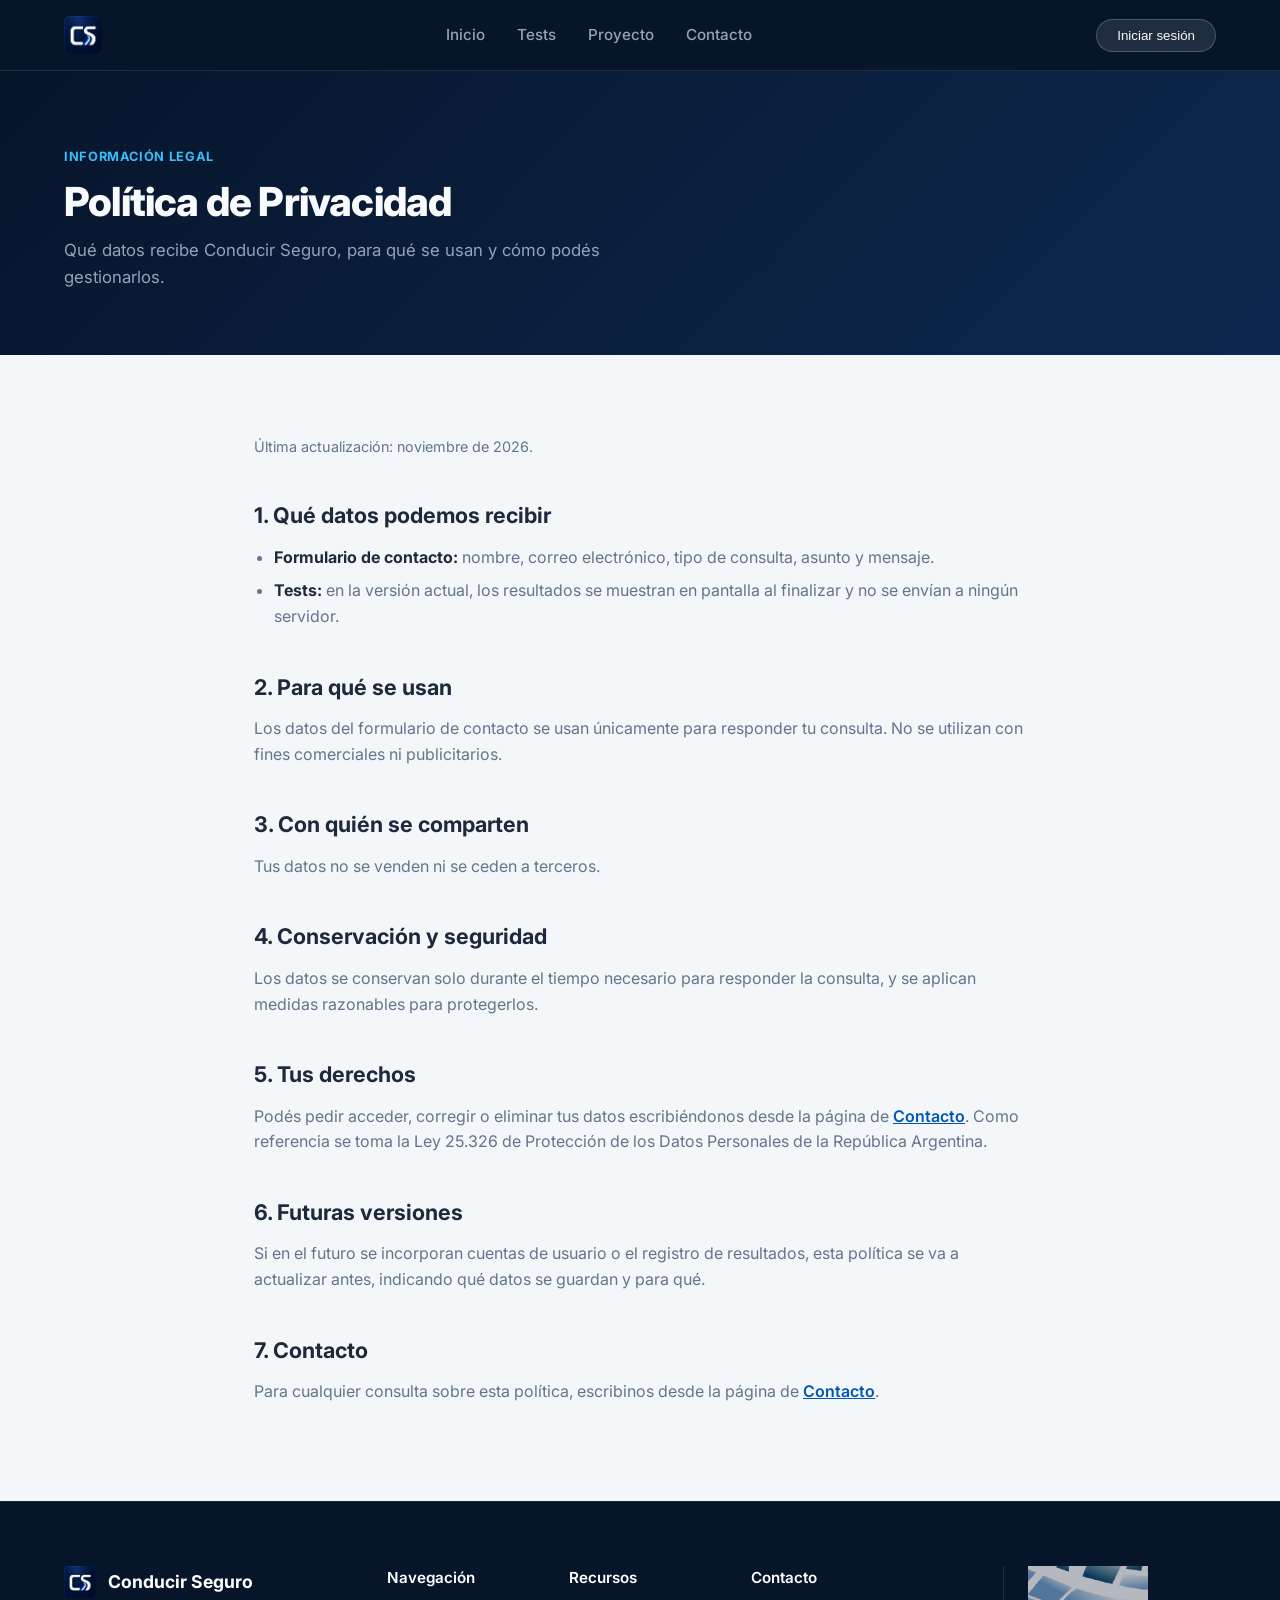
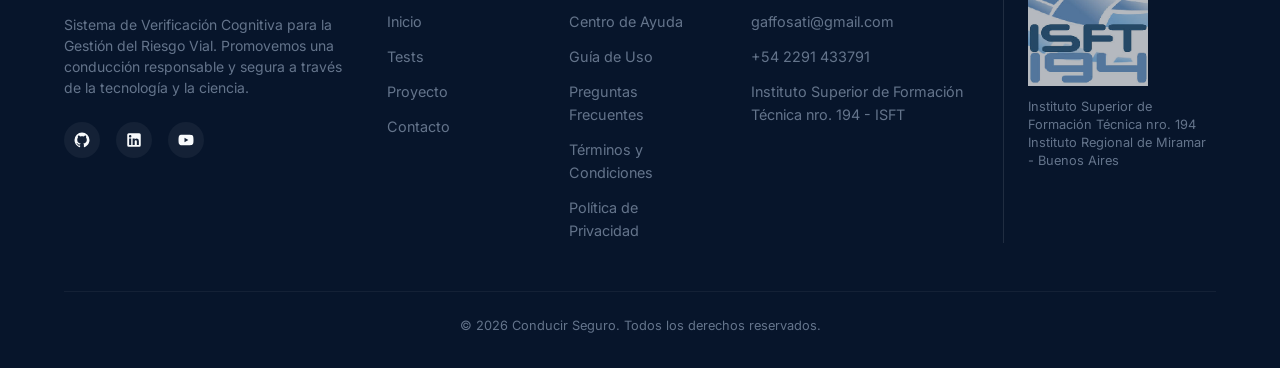
<file: privacy.html>
<!DOCTYPE html>
<html lang="es">
<head>
      <meta charset="UTF-8">
      <meta name="viewport" content="width=device-width, initial-scale=1.0">
      <title>Política de Privacidad | Conducir Seguro</title>
      <meta name="description" content="Política de privacidad de Conducir Seguro: qué datos se reciben, para qué se usan y cómo gestionarlos.">
      <link rel="icon" href="image/icon/conducirSegurosIco.ico" type="image/x-icon">

      <link rel="stylesheet" href="css/base/variables.css">
      <link rel="stylesheet" href="css/base/base.css">
      <link rel="stylesheet" href="css/components/navbar.css">
      <link rel="stylesheet" href="css/components/footer.css">
      <link rel="stylesheet" href="css/pages/info.css">
</head>
<body>

      <header class="site-header">
            <div class="container">
                  <nav class="navbar" aria-label="Navegación principal">
                  <a href="index.html" class="navbar__brand" aria-label="ConducirSeguros Inicio">
                        <img src="image/logoConducir.png" alt="ConducirSeguros Logo" class="navbar__logo">
                  </a>

                  <button class="navbar__toggle" id="nav-toggle" aria-label="Abrir menú de navegación" aria-expanded="false">
                        ☰
                  </button>

                  <ul class="navbar__nav" id="nav-menu">
                        <li><a href="index.html" class="navbar__link">Inicio</a></li>
                        <li><a href="test.html" class="navbar__link">Tests</a></li>
                        <li><a href="about.html" class="navbar__link">Proyecto</a></li>

                        <li><a href="contact.html" class="navbar__link">Contacto</a></li>
                  </ul>

                  <div class="navbar__actions">
                        <button class="btn-auth" id="auth-btn">
                              <span>Iniciar sesión</span>
                        </button>
                  </div>
                  </nav>
            </div>
      </header>

      <main id="main-content">
            <section class="page-hero">
                  <div class="container">
                        <span class="badge-tag">INFORMACIÓN LEGAL</span>
                        <h1 class="page-hero__title">Política de Privacidad</h1>
                        <p class="page-hero__description">
                              Qué datos recibe Conducir Seguro, para qué se usan y cómo podés gestionarlos.
                        </p>
                  </div>
            </section>

            <section class="section-padding">
                  <div class="container info-content">
                        <p class="info-updated">Última actualización: noviembre de 2026.</p>

                        <h2>1. Qué datos podemos recibir</h2>
                        <ul>
                              <li><strong>Formulario de contacto:</strong> nombre, correo electrónico, tipo de consulta, asunto y mensaje.</li>
                              <li><strong>Tests:</strong> en la versión actual, los resultados se muestran en pantalla al finalizar y no se envían a ningún servidor.</li>
                        </ul>

                        <h2>2. Para qué se usan</h2>
                        <p>Los datos del formulario de contacto se usan únicamente para responder tu consulta. No se utilizan con fines comerciales ni publicitarios.</p>

                        <h2>3. Con quién se comparten</h2>
                        <p>Tus datos no se venden ni se ceden a terceros.</p>

                        <h2>4. Conservación y seguridad</h2>
                        <p>Los datos se conservan solo durante el tiempo necesario para responder la consulta, y se aplican medidas razonables para protegerlos.</p>

                        <h2>5. Tus derechos</h2>
                        <p>Podés pedir acceder, corregir o eliminar tus datos escribiéndonos desde la página de <a href="contact.html">Contacto</a>. Como referencia se toma la Ley 25.326 de Protección de los Datos Personales de la República Argentina.</p>

                        <h2>6. Futuras versiones</h2>
                        <p>Si en el futuro se incorporan cuentas de usuario o el registro de resultados, esta política se va a actualizar antes, indicando qué datos se guardan y para qué.</p>

                        <h2>7. Contacto</h2>
                        <p>Para cualquier consulta sobre esta política, escribinos desde la página de <a href="contact.html">Contacto</a>.</p>
                  </div>
            </section>
      </main>

      <script src="js/script.js"></script>

      <footer class="site-footer">
      <div class="container">
            <div class="footer__grid">

                  <div class="footer__col">
                  <div class="footer__brand-logo">
                        <img src="image/logoConducir.png" alt="ConducirSeguros" class="footer__logo-img">
                        <span class="footer__brand-title">Conducir Seguro</span>
                  </div>
                  <p class="footer__description">
                        Sistema de Verificación Cognitiva para la Gestión del Riesgo Vial. Promovemos una conducción responsable y segura a través de la tecnología y la ciencia.
                  </p>
                  <div class="footer__socials">
                        <a href="https://github.com" class="footer__social-link" aria-label="GitHub" target="_blank" rel="noopener">
                              <svg class="footer__social-icon" viewBox="0 0 24 24"><path fill="currentColor" d="M12 2A10 10 0 0 0 2 12c0 4.42 2.87 8.17 6.84 9.5c.5.08.66-.23.66-.5v-1.69c-2.77.6-3.36-1.34-3.36-1.34c-.46-1.16-1.11-1.47-1.11-1.47c-.91-.62.07-.6.07-.6c1 .07 1.53 1.03 1.53 1.03c.87 1.52 2.34 1.07 2.91.83c.1-.65.35-1.09.63-1.34c-2.22-.25-4.55-1.11-4.55-4.92c0-1.11.38-2 1.03-2.71c-.1-.25-.45-1.29.1-2.64c0 0 .84-.27 2.75 1.02c.79-.22 1.65-.33 2.5-.33c.85 0 1.71.11 2.5.33c1.91-1.29 2.75-1.02 2.75-1.02c.55 1.35.2 2.39.1 2.64c.65.71 1.03 1.6 1.03 2.71c0 3.82-2.34 4.66-4.57 4.91c.36.31.69.92.69 1.85V21c0 .27.16.59.67.5C19.14 20.16 22 16.42 22 12A10 10 0 0 0 12 2Z"/></svg>
                        </a>
                        <a href="https://linkedin.com" class="footer__social-link" aria-label="LinkedIn" target="_blank" rel="noopener">
                              <svg class="footer__social-icon" viewBox="0 0 24 24"><path fill="currentColor" d="M19 3a2 2 0 0 1 2 2v14a2 2 0 0 1-2 2H5a2 2 0 0 1-2-2V5a2 2 0 0 1 2-2h14m-.5 15.5v-5.3a3.26 3.26 0 0 0-3.26-3.26c-.85 0-1.84.52-2.28 1.3v-1.11h-2.79v8.37h2.79v-4.93c0-.77.62-1.4 1.39-1.4a1.4 1.4 0 0 1 1.4 1.4v4.93h2.75M6.88 8.56a1.68 1.68 0 0 0 1.68-1.68c0-.93-.75-1.69-1.68-1.69a1.69 1.69 0 0 0-1.69 1.69c0 .93.76 1.68 1.69 1.68m1.39 9.94v-8.37H5.5v8.37h2.77Z"/></svg>
                        </a>
                        <a href="https://youtube.com" class="footer__social-link" aria-label="YouTube" target="_blank" rel="noopener">
                              <svg class="footer__social-icon" viewBox="0 0 24 24"><path fill="currentColor" d="M10 15l5.19-3L10 9v6m11.56-7.83c.13.47.22 1.1.28 1.9.07.8.1 1.49.1 2.09L22 12c0 2.19-.16 3.8-.44 4.83c-.25.9-.83 1.48-1.73 1.73c-.47.13-1.33.22-2.65.28c-1.3.07-2.49.1-3.59.1L12 19c-4.19 0-6.8-.16-7.83-.44c-.9-.25-1.48-.83-1.73-1.73c-.13-.47-.22-1.1-.28-1.9c-.07-.8-.1-1.49-.1-2.09L2 12c0-2.19.16-3.8.44-4.83c.25-.9.83-1.48 1.73-1.73c.47-.13 1.33-.22 2.65-.28c1.3-.07 2.49-.1 3.59-.1L12 5c4.19 0 6.8.16 7.83.44c.9.25 1.48.83 1.73 1.73Z"/></svg>
                        </a>
                  </div>
                  </div>

                  <div class="footer__col">
                  <h4 class="footer__column-title">Navegación</h4>
                  <ul class="footer__list">
                        <li><a href="index.html" class="footer__link">Inicio</a></li>
                        <li><a href="test.html" class="footer__link">Tests</a></li>
                        <li><a href="about.html" class="footer__link">Proyecto</a></li>

                        <li><a href="contact.html" class="footer__link">Contacto</a></li>
                  </ul>
                  </div>


                  <div class="footer__col">
                  <h4 class="footer__column-title">Recursos</h4>
                  <ul class="footer__list">
                        <li><a href="faq.html" class="footer__link">Centro de Ayuda</a></li>
                        <li><a href="guide.html" class="footer__link">Guía de Uso</a></li>
                        <li><a href="faq.html#preguntas" class="footer__link">Preguntas Frecuentes</a></li>
                        <li><a href="terms.html" class="footer__link">Términos y Condiciones</a></li>
                        <li><a href="privacy.html" class="footer__link">Política de Privacidad</a></li>
                  </ul>
                  </div>


                  <div class="footer__col">
                  <h4 class="footer__column-title">Contacto</h4>
                  <ul class="footer__list">
                        <li><a href="mailto:gaffosati@gmail.com" class="footer__link">gaffosati@gmail.com</a></li>
                        <li><span class="footer__link">+54 2291 433791</span></li>
                        <li><span class="footer__link">Instituto Superior de Formación Técnica nro. 194 - ISFT</span></li>
                  </ul>
                  </div>


                  <div class="footer__col footer__institution">
                  <img src="image/isft194_173px.png" alt="Instituto Superior de Formación Técnica nro. 194" class="footer__isft-logo">
                  <p class="footer__isft-text">
                        Instituto Superior de Formación Técnica nro. 194<br>
                        Instituto Regional de Miramar - Buenos Aires
                  </p>
                  </div>

            </div>


            <div class="footer__bottom">
                  <p>&copy; 2026 Conducir Seguro. Todos los derechos reservados.</p>
            </div>
      </div>
      </footer>
</body>
</html>
</file>
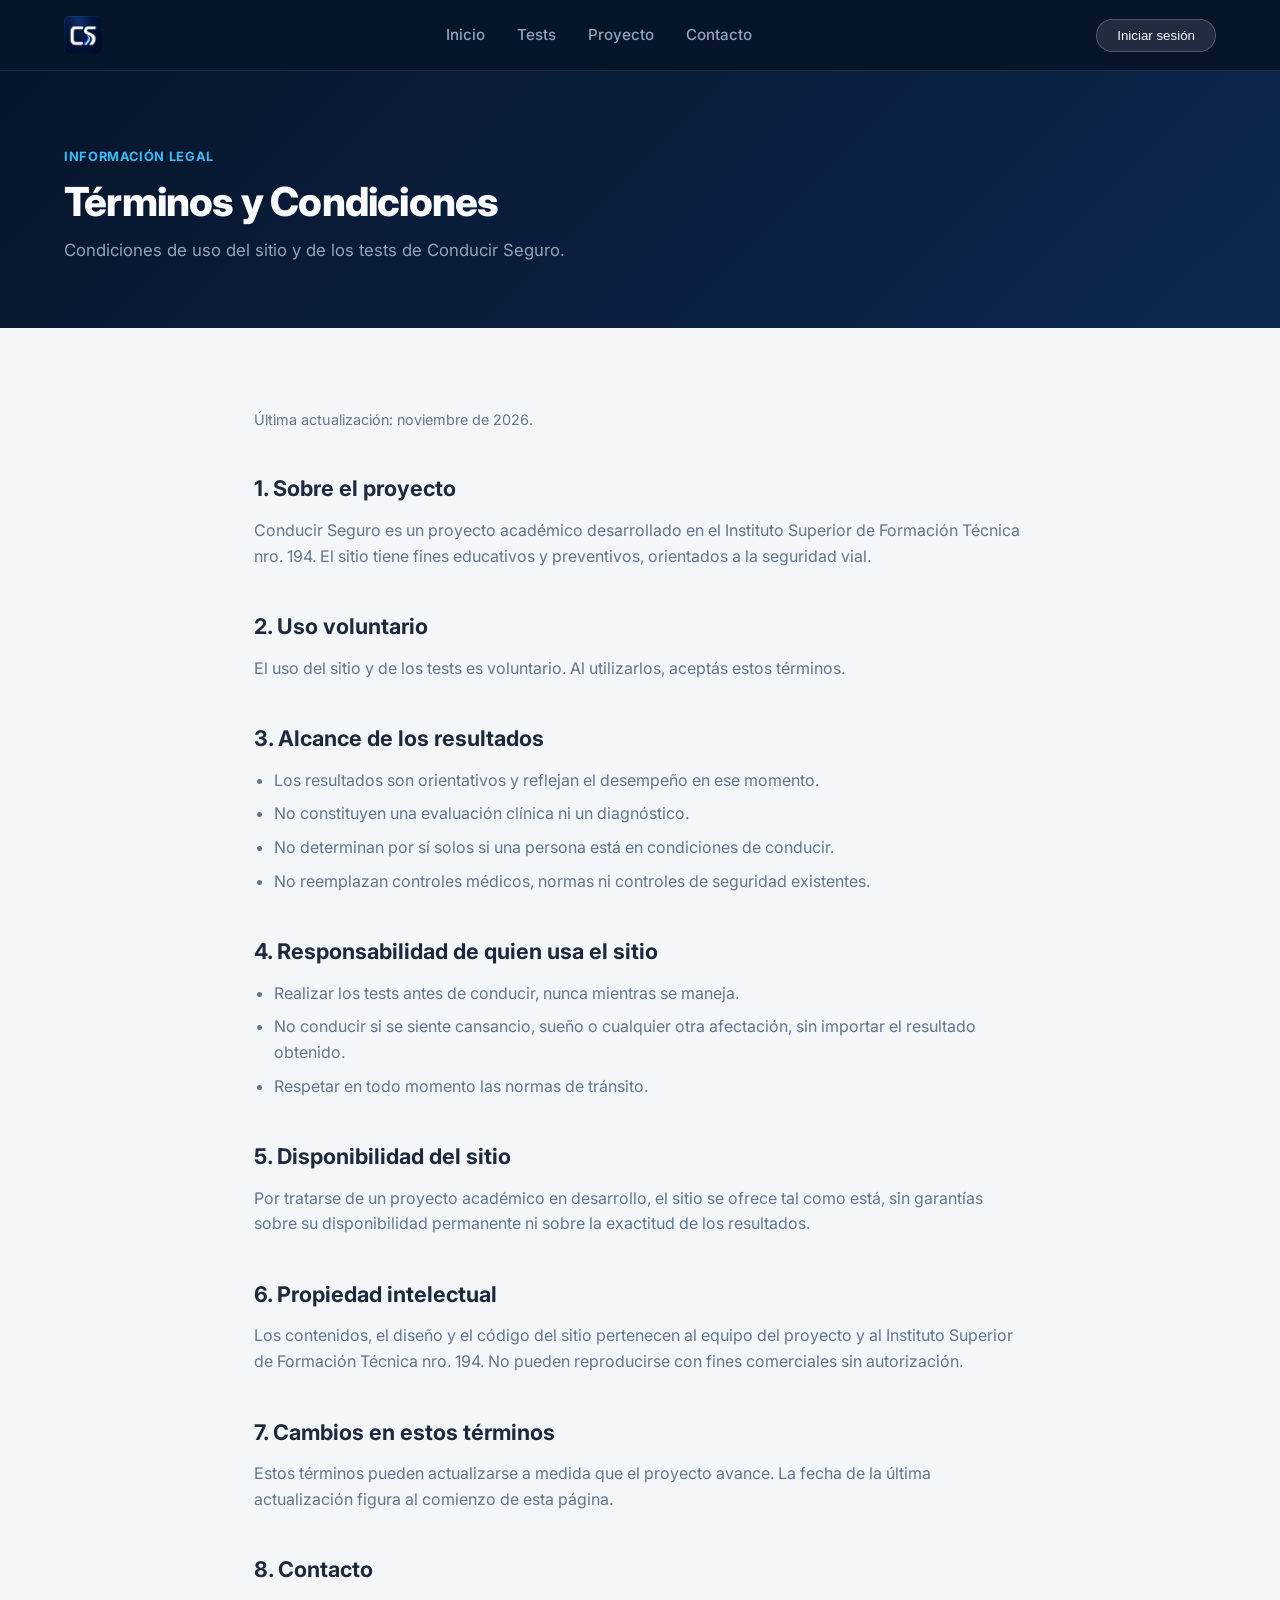
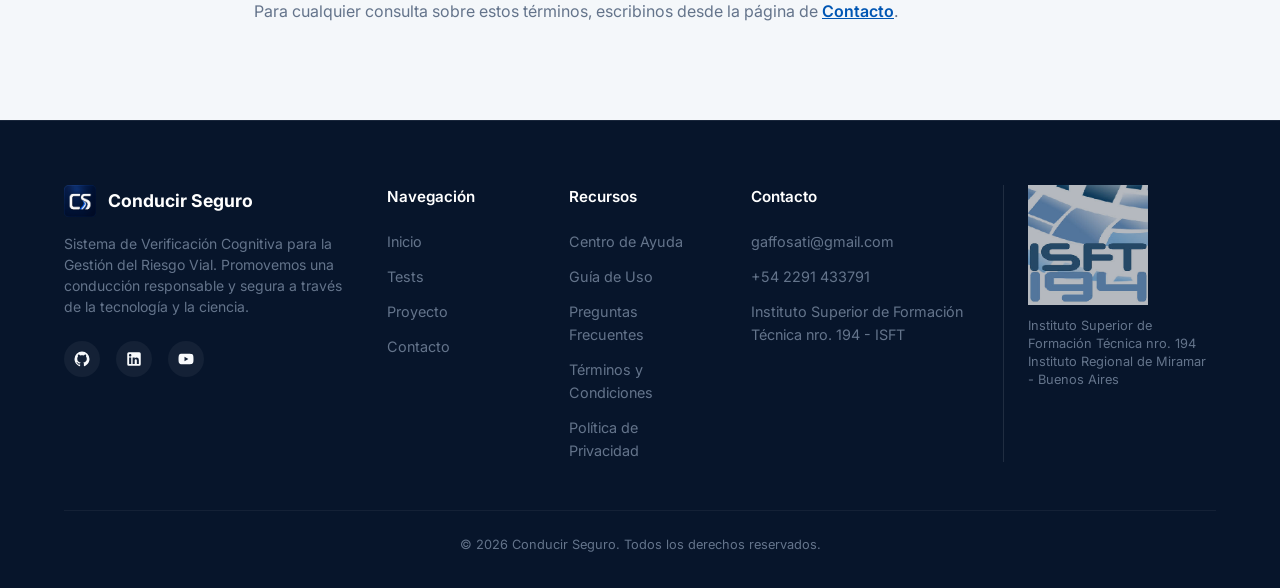
<file: terms.html>
<!DOCTYPE html>
<html lang="es">
<head>
      <meta charset="UTF-8">
      <meta name="viewport" content="width=device-width, initial-scale=1.0">
      <title>Términos y Condiciones | Conducir Seguro</title>
      <meta name="description" content="Términos y condiciones de uso del sitio y de los tests de Conducir Seguro.">
      <link rel="icon" href="image/icon/conducirSegurosIco.ico" type="image/x-icon">

      <link rel="stylesheet" href="css/base/variables.css">
      <link rel="stylesheet" href="css/base/base.css">
      <link rel="stylesheet" href="css/components/navbar.css">
      <link rel="stylesheet" href="css/components/footer.css">
      <link rel="stylesheet" href="css/pages/info.css">
</head>
<body>

      <header class="site-header">
            <div class="container">
                  <nav class="navbar" aria-label="Navegación principal">
                  <a href="index.html" class="navbar__brand" aria-label="ConducirSeguros Inicio">
                        <img src="image/logoConducir.png" alt="ConducirSeguros Logo" class="navbar__logo">
                  </a>

                  <button class="navbar__toggle" id="nav-toggle" aria-label="Abrir menú de navegación" aria-expanded="false">
                        ☰
                  </button>

                  <ul class="navbar__nav" id="nav-menu">
                        <li><a href="index.html" class="navbar__link">Inicio</a></li>
                        <li><a href="test.html" class="navbar__link">Tests</a></li>
                        <li><a href="about.html" class="navbar__link">Proyecto</a></li>

                        <li><a href="contact.html" class="navbar__link">Contacto</a></li>
                  </ul>

                  <div class="navbar__actions">
                        <button class="btn-auth" id="auth-btn">
                              <span>Iniciar sesión</span>
                        </button>
                  </div>
                  </nav>
            </div>
      </header>

      <main id="main-content">
            <section class="page-hero">
                  <div class="container">
                        <span class="badge-tag">INFORMACIÓN LEGAL</span>
                        <h1 class="page-hero__title">Términos y Condiciones</h1>
                        <p class="page-hero__description">
                              Condiciones de uso del sitio y de los tests de Conducir Seguro.
                        </p>
                  </div>
            </section>

            <section class="section-padding">
                  <div class="container info-content">
                        <p class="info-updated">Última actualización: noviembre de 2026.</p>

                        <h2>1. Sobre el proyecto</h2>
                        <p>Conducir Seguro es un proyecto académico desarrollado en el Instituto Superior de Formación Técnica nro. 194. El sitio tiene fines educativos y preventivos, orientados a la seguridad vial.</p>

                        <h2>2. Uso voluntario</h2>
                        <p>El uso del sitio y de los tests es voluntario. Al utilizarlos, aceptás estos términos.</p>

                        <h2>3. Alcance de los resultados</h2>
                        <ul>
                              <li>Los resultados son orientativos y reflejan el desempeño en ese momento.</li>
                              <li>No constituyen una evaluación clínica ni un diagnóstico.</li>
                              <li>No determinan por sí solos si una persona está en condiciones de conducir.</li>
                              <li>No reemplazan controles médicos, normas ni controles de seguridad existentes.</li>
                        </ul>

                        <h2>4. Responsabilidad de quien usa el sitio</h2>
                        <ul>
                              <li>Realizar los tests antes de conducir, nunca mientras se maneja.</li>
                              <li>No conducir si se siente cansancio, sueño o cualquier otra afectación, sin importar el resultado obtenido.</li>
                              <li>Respetar en todo momento las normas de tránsito.</li>
                        </ul>

                        <h2>5. Disponibilidad del sitio</h2>
                        <p>Por tratarse de un proyecto académico en desarrollo, el sitio se ofrece tal como está, sin garantías sobre su disponibilidad permanente ni sobre la exactitud de los resultados.</p>

                        <h2>6. Propiedad intelectual</h2>
                        <p>Los contenidos, el diseño y el código del sitio pertenecen al equipo del proyecto y al Instituto Superior de Formación Técnica nro. 194. No pueden reproducirse con fines comerciales sin autorización.</p>

                        <h2>7. Cambios en estos términos</h2>
                        <p>Estos términos pueden actualizarse a medida que el proyecto avance. La fecha de la última actualización figura al comienzo de esta página.</p>

                        <h2>8. Contacto</h2>
                        <p>Para cualquier consulta sobre estos términos, escribinos desde la página de <a href="contact.html">Contacto</a>.</p>
                  </div>
            </section>
      </main>

      <script src="js/script.js"></script>

      <footer class="site-footer">
      <div class="container">
            <div class="footer__grid">

                  <div class="footer__col">
                  <div class="footer__brand-logo">
                        <img src="image/logoConducir.png" alt="ConducirSeguros" class="footer__logo-img">
                        <span class="footer__brand-title">Conducir Seguro</span>
                  </div>
                  <p class="footer__description">
                        Sistema de Verificación Cognitiva para la Gestión del Riesgo Vial. Promovemos una conducción responsable y segura a través de la tecnología y la ciencia.
                  </p>
                  <div class="footer__socials">
                        <a href="https://github.com" class="footer__social-link" aria-label="GitHub" target="_blank" rel="noopener">
                              <svg class="footer__social-icon" viewBox="0 0 24 24"><path fill="currentColor" d="M12 2A10 10 0 0 0 2 12c0 4.42 2.87 8.17 6.84 9.5c.5.08.66-.23.66-.5v-1.69c-2.77.6-3.36-1.34-3.36-1.34c-.46-1.16-1.11-1.47-1.11-1.47c-.91-.62.07-.6.07-.6c1 .07 1.53 1.03 1.53 1.03c.87 1.52 2.34 1.07 2.91.83c.1-.65.35-1.09.63-1.34c-2.22-.25-4.55-1.11-4.55-4.92c0-1.11.38-2 1.03-2.71c-.1-.25-.45-1.29.1-2.64c0 0 .84-.27 2.75 1.02c.79-.22 1.65-.33 2.5-.33c.85 0 1.71.11 2.5.33c1.91-1.29 2.75-1.02 2.75-1.02c.55 1.35.2 2.39.1 2.64c.65.71 1.03 1.6 1.03 2.71c0 3.82-2.34 4.66-4.57 4.91c.36.31.69.92.69 1.85V21c0 .27.16.59.67.5C19.14 20.16 22 16.42 22 12A10 10 0 0 0 12 2Z"/></svg>
                        </a>
                        <a href="https://linkedin.com" class="footer__social-link" aria-label="LinkedIn" target="_blank" rel="noopener">
                              <svg class="footer__social-icon" viewBox="0 0 24 24"><path fill="currentColor" d="M19 3a2 2 0 0 1 2 2v14a2 2 0 0 1-2 2H5a2 2 0 0 1-2-2V5a2 2 0 0 1 2-2h14m-.5 15.5v-5.3a3.26 3.26 0 0 0-3.26-3.26c-.85 0-1.84.52-2.28 1.3v-1.11h-2.79v8.37h2.79v-4.93c0-.77.62-1.4 1.39-1.4a1.4 1.4 0 0 1 1.4 1.4v4.93h2.75M6.88 8.56a1.68 1.68 0 0 0 1.68-1.68c0-.93-.75-1.69-1.68-1.69a1.69 1.69 0 0 0-1.69 1.69c0 .93.76 1.68 1.69 1.68m1.39 9.94v-8.37H5.5v8.37h2.77Z"/></svg>
                        </a>
                        <a href="https://youtube.com" class="footer__social-link" aria-label="YouTube" target="_blank" rel="noopener">
                              <svg class="footer__social-icon" viewBox="0 0 24 24"><path fill="currentColor" d="M10 15l5.19-3L10 9v6m11.56-7.83c.13.47.22 1.1.28 1.9.07.8.1 1.49.1 2.09L22 12c0 2.19-.16 3.8-.44 4.83c-.25.9-.83 1.48-1.73 1.73c-.47.13-1.33.22-2.65.28c-1.3.07-2.49.1-3.59.1L12 19c-4.19 0-6.8-.16-7.83-.44c-.9-.25-1.48-.83-1.73-1.73c-.13-.47-.22-1.1-.28-1.9c-.07-.8-.1-1.49-.1-2.09L2 12c0-2.19.16-3.8.44-4.83c.25-.9.83-1.48 1.73-1.73c.47-.13 1.33-.22 2.65-.28c1.3-.07 2.49-.1 3.59-.1L12 5c4.19 0 6.8.16 7.83.44c.9.25 1.48.83 1.73 1.73Z"/></svg>
                        </a>
                  </div>
                  </div>

                  <div class="footer__col">
                  <h4 class="footer__column-title">Navegación</h4>
                  <ul class="footer__list">
                        <li><a href="index.html" class="footer__link">Inicio</a></li>
                        <li><a href="test.html" class="footer__link">Tests</a></li>
                        <li><a href="about.html" class="footer__link">Proyecto</a></li>

                        <li><a href="contact.html" class="footer__link">Contacto</a></li>
                  </ul>
                  </div>


                  <div class="footer__col">
                  <h4 class="footer__column-title">Recursos</h4>
                  <ul class="footer__list">
                        <li><a href="faq.html" class="footer__link">Centro de Ayuda</a></li>
                        <li><a href="guide.html" class="footer__link">Guía de Uso</a></li>
                        <li><a href="faq.html#preguntas" class="footer__link">Preguntas Frecuentes</a></li>
                        <li><a href="terms.html" class="footer__link">Términos y Condiciones</a></li>
                        <li><a href="privacy.html" class="footer__link">Política de Privacidad</a></li>
                  </ul>
                  </div>


                  <div class="footer__col">
                  <h4 class="footer__column-title">Contacto</h4>
                  <ul class="footer__list">
                        <li><a href="mailto:gaffosati@gmail.com" class="footer__link">gaffosati@gmail.com</a></li>
                        <li><span class="footer__link">+54 2291 433791</span></li>
                        <li><span class="footer__link">Instituto Superior de Formación Técnica nro. 194 - ISFT</span></li>
                  </ul>
                  </div>


                  <div class="footer__col footer__institution">
                  <img src="image/isft194_173px.png" alt="Instituto Superior de Formación Técnica nro. 194" class="footer__isft-logo">
                  <p class="footer__isft-text">
                        Instituto Superior de Formación Técnica nro. 194<br>
                        Instituto Regional de Miramar - Buenos Aires
                  </p>
                  </div>

            </div>


            <div class="footer__bottom">
                  <p>&copy; 2026 Conducir Seguro. Todos los derechos reservados.</p>
            </div>
      </div>
      </footer>
</body>
</html>
</file>
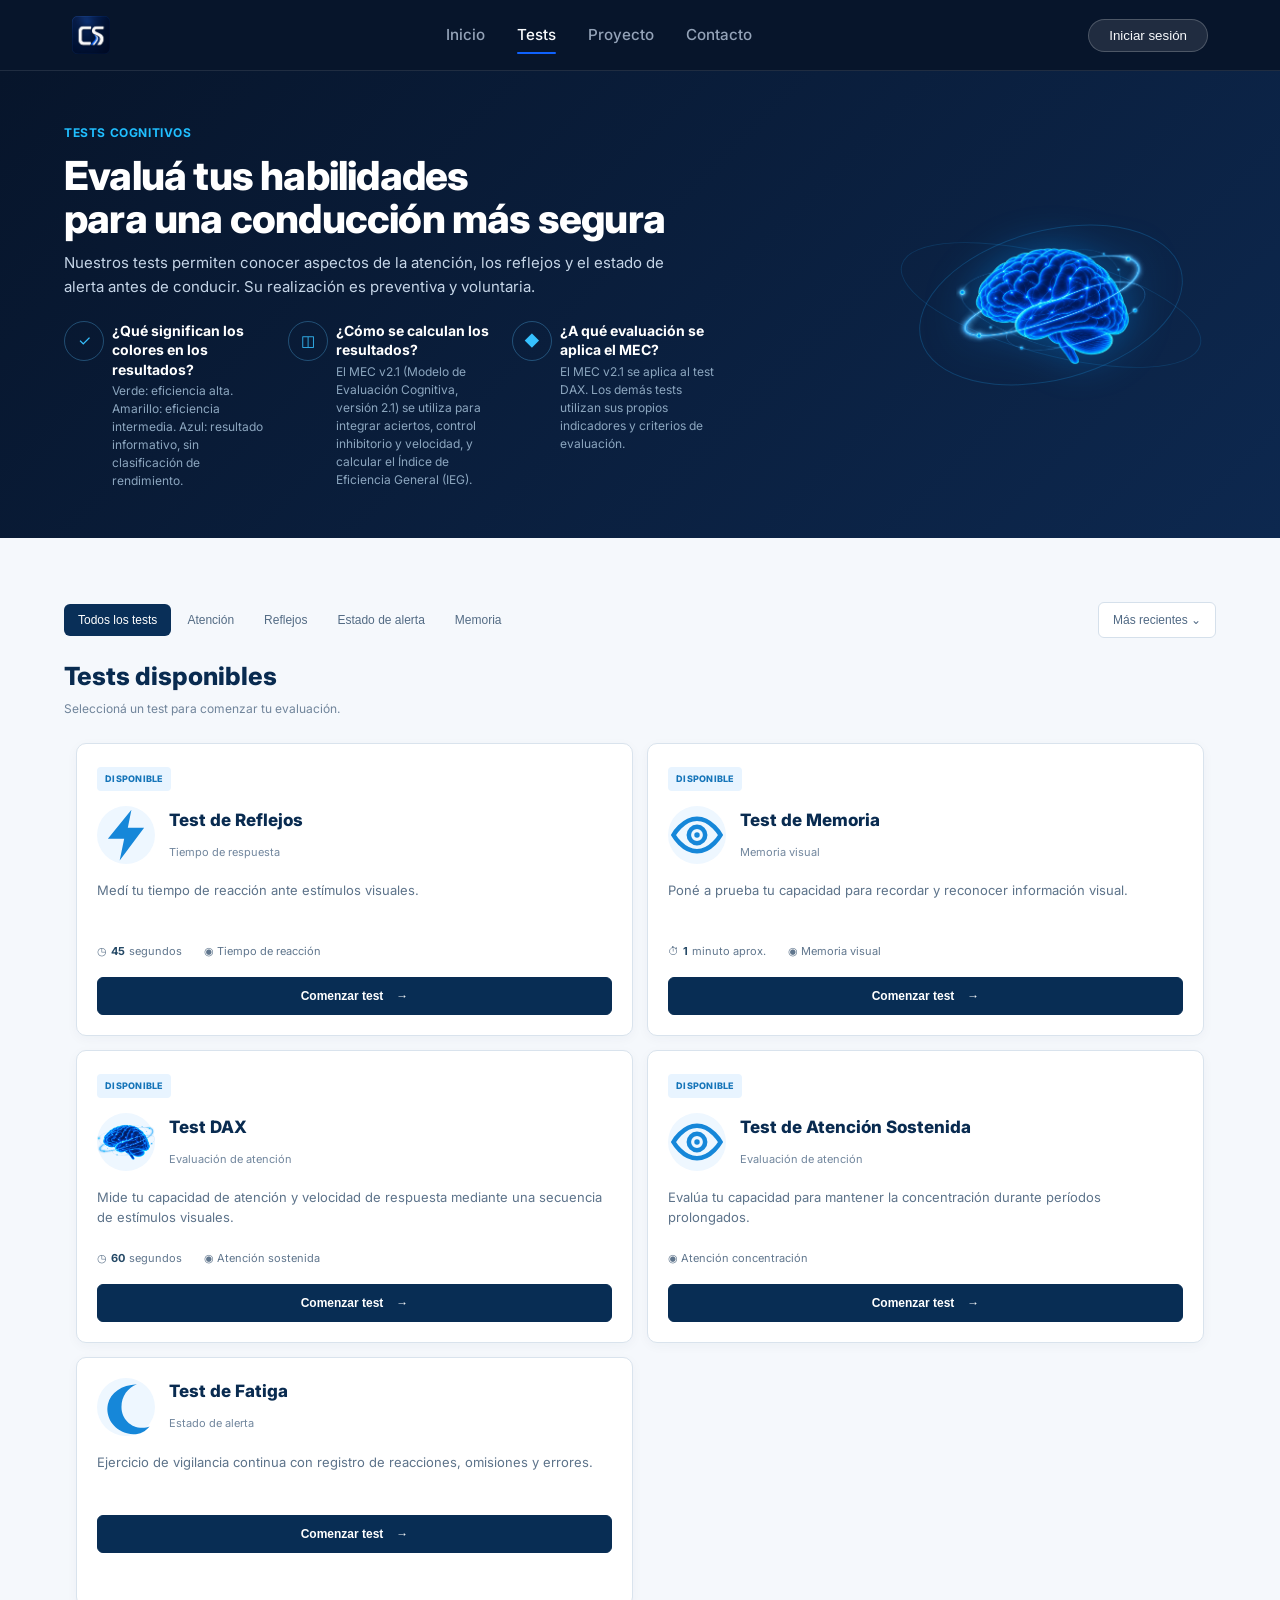
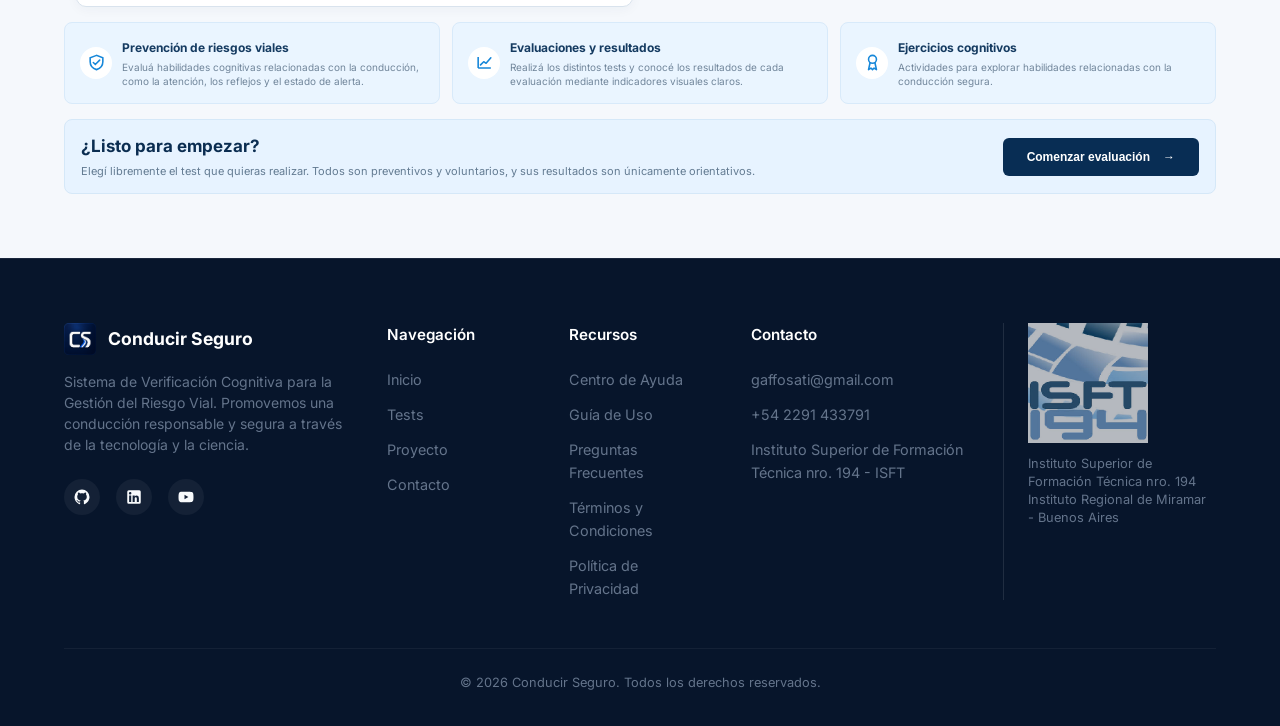
<file: test.html>
﻿<!DOCTYPE html>
<html lang="es">

<head>
    <meta charset="UTF-8">
    <meta name="viewport" content="width=device-width, initial-scale=1.0">

    <title>Tests | Conducir Seguro</title>

    <link rel="icon" href="image/icon/conducirSegurosIco.ico">

    <!-- CSS reutilizado -->
    <link rel="stylesheet" href="css/base/variables.css">
    <link rel="stylesheet" href="css/base/base.css">
    <link rel="stylesheet" href="css/components/navbar.css">
    <link rel="stylesheet" href="css/components/footer.css">

    <!-- CSS propio de esta página -->
    <link rel="stylesheet" href="css/pages/test.css">
    <link rel="stylesheet" href="css/pages/dax.css">
    <link rel="stylesheet" href="css/pages/atencion.css">
    <link rel="stylesheet" href="css/pages/reflejos.css">
    <link rel="stylesheet" href="css/pages/fatiga.css">
    <link rel="stylesheet" href="css/pages/memoria.css">
    <link rel="stylesheet" href="css/components/result-card.css">
</head>

<body>

    <!-- Header Principal -->
    <header class="site-header">
        <div class="container">
            <nav class="navbar" aria-label="Navegación principal">
                <a href="index.html" class="navbar__brand" aria-label="ConducirSeguros Inicio">
                    <img src="image/logoConducir.png" alt="ConducirSeguros Logo" class="navbar__logo">
                </a>

                <button class="navbar__toggle" id="nav-toggle" aria-label="Abrir menú de navegación"
                    aria-expanded="false">
                    ☰
                </button>

                <ul class="navbar__nav" id="nav-menu">
                    <li><a href="index.html" class="navbar__link">Inicio</a></li>
                    <li><a href="test.html" class="navbar__link navbar__link--active">Tests</a></li>
                    <li><a href="about.html" class="navbar__link">Proyecto</a></li>

                    <!-- <li><a href="team.html" class="navbar__link">Equipo</a></li>-->
                    <li><a href="contact.html" class="navbar__link">Contacto</a></li>
                </ul>

                <div class="navbar__actions">
                    <button class="btn-auth" id="auth-btn">
                        <span>Iniciar sesión</span>
                    </button>
                </div>
            </nav>
        </div>
    </header>


    <!-- ================= MAIN ================= -->
    <main>

        <!-- HERO -->
        <section class="tests-hero">
            <div class="container">

                <div class="tests-hero__content">

                    <span class="tests-hero__badge">
                        TESTS COGNITIVOS
                    </span>

                    <h1 class="tests-hero__title">
                        Evaluá tus habilidades<br>
                        para una conducción más segura
                    </h1>

                    <p class="tests-hero__description">
                        Nuestros tests permiten conocer aspectos de la atención, los reflejos
                        y el estado de alerta antes de conducir. Su realización es preventiva
                        y voluntaria.
                    </p>


                    <div class="tests-hero__features">

                        <div class="tests-hero__feature">
                            <span class="tests-hero__feature-icon">✓</span>
                            <div>
                                <strong>¿Qué significan los colores en los resultados?</strong>
                                <small>Verde: eficiencia alta. Amarillo: eficiencia intermedia. Azul: resultado
                                    informativo, sin clasificación de rendimiento.</small>
                            </div>
                        </div>

                        <div class="tests-hero__feature">
                            <span class="tests-hero__feature-icon">◫</span>
                            <div>
                                <strong>¿Cómo se calculan los resultados?</strong>
                                <small>El MEC v2.1 (Modelo de Evaluación Cognitiva, versión 2.1) se utiliza para
                                    integrar aciertos, control inhibitorio y velocidad, y calcular el Índice de
                                    Eficiencia General (IEG).</small>
                            </div>
                        </div>
                        <div class="tests-hero__feature">
                            <span class="tests-hero__feature-icon">◆</span>
                            <div>
                                <strong>¿A qué evaluación se aplica el MEC?</strong>
                                <small>El MEC v2.1 se aplica al test DAX. Los demás tests utilizan sus propios
                                    indicadores y criterios de evaluación.</small>
                            </div>
                        </div>
                    </div>


                </div>
                <div class="tests-hero__visual">
                    <img src="image/icon/brain-icon.png" alt="Representación del cerebro">
                </div>

            </div>
        </section>


        <!-- FILTROS -->
        <section class="tests-section">
            <div class="container">

                <div class="tests-filters">

                    <div class="tests-filters__categories">
                        <button class="tests-filter active">
                            Todos los tests
                        </button>

                        <button class="tests-filter">
                            Atención
                        </button>

                        <button class="tests-filter">
                            Reflejos
                        </button>

                        <button class="tests-filter">
                            Estado de alerta
                        </button>

                        <button class="tests-filter">
                            Memoria
                        </button>

                    </div>

                    <button class="tests-sort">
                        Más recientes
                        <span>⌄</span>
                    </button>

                </div>


                <!-- TÍTULO -->
                <div class="tests-heading">

                    <div>
                        <h2>Tests disponibles</h2>
                        <p>
                            Seleccioná un test para comenzar tu evaluación.
                        </p>
                    </div>

                </div>


                <!-- TEST DE MEMORIA -->
                <section id="memoria-panel" class="memoria-panel" hidden aria-live="polite">
                    <div class="memoria-panel__top">
                        <span class="memoria-eyebrow">CONDUCIR SEGURO · TEST DE MEMORIA</span>
                        <button type="button" id="memoria-close" class="memoria-close">Volver a los tests</button>
                    </div>

                    <div id="memoria-intro">
                        <h2>Memoria visoespacial</h2>
                        <p>Vas a observar una secuencia de bloques que se iluminan. Después tendrás que tocar los mismos
                            bloques en el mismo orden. La secuencia aumentará progresivamente. Hacé la prueba con
                            tranquilidad y sin distracciones.</p>
                        <p class="memoria-note">Este ejercicio es preventivo y voluntario. Su resultado es orientativo,
                            no constituye una evaluación clínica ni determina por sí solo si estás en condiciones de
                            conducir.</p>
                        <p class="memoria-note">
                            Basada en una adaptación digital del Test de bloques de Corsi, estudiado por Kessels y
                            colaboradores (2000).
                            Esta versión no cuenta con validación clínica propia.
                            <a href="https://pubmed.ncbi.nlm.nih.gov/11296689/" target="_blank"
                                rel="noopener noreferrer">
                                Consultar investigación original
                            </a>.
                        </p>
                        <button type="button" id="memoria-start" class="memoria-action">Comenzar prueba</button>
                    </div>


                    <div id="memoria-study" hidden>
                        <div class="memoria-progress">
                            <span>Fase 1 de 2 · Observación</span>
                            <span id="memoria-countdown">Prepará tu atención</span>
                        </div>
                        <p class="memoria-instruction">Observá cómo se iluminan los bloques y recordá el orden en que
                            aparecen.</p>
                        <div id="memoria-study-grid" class="memoria-grid memoria-corsi-grid"></div>
                    </div>

                    <div id="memoria-game" hidden>
                        <div class="memoria-progress">
                            <span>Fase 2 de 2 · Reproducción</span>
                            <span id="memoria-selection-count">Secuencia: 0</span>
                        </div>
                        <p class="memoria-instruction">Ahora tocá los bloques en el mismo orden en que se iluminaron.
                        </p>
                        <div id="memoria-choice-grid" class="memoria-grid memoria-corsi-grid"></div>
                        <p id="memoria-feedback" class="memoria-feedback" aria-live="polite"></p>
                    </div>


                    <div id="memoria-results" hidden>
                        <h2>Resultados de tu prueba</h2>

                        <div class="result-card" id="memoria-result-card">
                            <span class="result-card__eyebrow">RESUMEN DE LA EVALUACIÓN</span>
                            <strong class="result-card__status">PRUEBA COMPLETADA</strong>
                            <span class="result-card__description">Estos datos reflejan la secuencia más larga que
                                lograste reproducir correctamente.</span>
                            <strong class="result-card__score" id="memoria-accuracy">0 bloques</strong>
                            <span class="result-card__metric">Alcance máximo</span>
                            <p class="result-card__note">El resultado describe únicamente tu desempeño en este ejercicio
                                y tiene carácter orientativo.</p>
                        </div>

                        <div class="memoria-results-grid">
                            <div><span>Secuencias correctas</span><strong id="memoria-hits">0</strong></div>
                            <div><span>Secuencias fallidas</span><strong id="memoria-omissions">0</strong></div>
                            <div><span>Intentos realizados</span><strong id="memoria-errors">0</strong></div>
                        </div>
                        <p id="memoria-summary"></p>
                        <p class="memoria-note">El resultado es orientativo. El cansancio, el estrés y las distracciones
                            pueden influir en el rendimiento. Si tenés sueño o te sentís afectado, no conduzcas aunque
                            obtengas un buen resultado.</p>
                        <button type="button" id="memoria-restart" class="memoria-action">Repetir prueba</button>
                    </div>
                </section>
                <!-- FIN TEST DE MEMORIA -->

                <!-- TEST DAX INTERACTIVO -->
                <section id="dax-panel" class="dax-panel" hidden aria-live="polite">
                    <div class="dax-panel__top">
                        <span class="dax-eyebrow">CONDUCIR SEGURO · TEST DAX</span>
                        <button type="button" id="dax-close" class="dax-close">Volver a los tests</button>
                    </div>

                    <div id="dax-intro">
                        <h2>Evaluación de atención y control de respuesta</h2>
                        <p>Esta prueba presenta una secuencia de letras para evaluar tu capacidad de mantener la
                            atención, reconocer un patrón específico y responder en el momento adecuado.</p>
                        <p>Tu objetivo es identificar la secuencia <strong>A → X</strong>: cuando aparezca una X
                            inmediatamente después de una A, presioná el botón RESPONDER.</p>
                        <ul>
                            <li><strong>Respondé:</strong> cuando una X esté precedida inmediatamente por una A.</li>
                            <li><strong>No respondas:</strong> ante cualquier otra letra o secuencia.</li>
                            <li><strong>Mantené la atención:</strong> observá cada estímulo y evitá anticiparte.</li>
                        </ul>
                        <p class="dax-note">
                            Actividad adaptada de la tarea AX-CPT, utilizada en investigaciones sobre control cognitivo
                            y procesamiento del contexto.
                            Esta versión fue desarrollada para este sitio y no cuenta con validación clínica propia.
                            <a href="https://pubmed.ncbi.nlm.nih.gov/10066998/" target="_blank"
                                rel="noopener noreferrer">
                                Consultar investigación original
                            </a>.
                        </p>
                        <div class="dax-config">
                            <label for="dax-total">Cantidad de estímulos:</label>
                            <select id="dax-total">
                                <option value="30">30 estímulos</option>
                                <option value="60" selected>60 estímulos</option>
                                <option value="90">90 estímulos</option>
                            </select>
                        </div>

                        <button type="button" id="dax-start" class="dax-action">Iniciar prueba</button>
                    </div>

                    <div id="dax-game" hidden>
                        <div class="dax-progress">
                            <span id="dax-progress-label">Estímulo 1 de 60</span>
                            <span id="dax-clock">Preparado</span>
                        </div>
                        <div id="dax-letter" class="dax-letter" aria-label="Estímulo">+</div>
                        <p id="dax-feedback" class="dax-feedback">Mantené la atención en la secuencia.</p>
                        <button type="button" id="dax-respond" class="dax-action dax-action--respond">RESPONDER</button>
                        <p class="dax-hint">También podés usar la barra espaciadora.</p>
                    </div>

                    <div id="dax-results" hidden>
                        <h2>Resultados de tu prueba</h2>

                        <div class="result-card" id="dax-result-card" data-status="azul">
                            <span class="result-card__eyebrow">ESTADO SEGÚN LA EVALUACIÓN</span>
                            <strong class="result-card__status" id="dax-result-status">AZUL</strong>
                            <span class="result-card__description" id="dax-result-description">Resultado por debajo del
                                nivel esperado</span>
                            <strong class="result-card__score" id="dax-result-score">—</strong>
                            <span class="result-card__metric">Índice de Eficiencia Global (IEG)</span>
                            <p class="result-card__note">Clasificación obtenida únicamente en esta prueba. No determina
                                por sí sola la aptitud del conductor para manejar.</p>
                        </div>

                        <div class="dax-results-grid">
                            <div><span>Aciertos</span><strong id="dax-hits">0</strong></div>
                            <div><span>Omisiones</span><strong id="dax-omissions">0</strong></div>
                            <div><span>Respuestas incorrectas</span><strong id="dax-errors">0</strong></div>
                            <div><span>Reacción media</span><strong id="dax-average">—</strong></div>
                        </div>

                        <p id="dax-summary"></p>
                        <p class="dax-note">Este ejercicio es preventivo y voluntario. Su resultado es orientativo y no
                            constituye una evaluación clínica. Si tenés sueño, consumiste alcohol o te sentís afectado,
                            no conduzcas aunque el resultado sea bueno.</p>
                        <button type="button" id="dax-restart" class="dax-action">Repetir prueba</button>
                    </div>
                </section>

                <!-- TEST DE ATENCIÓN SOSTENIDA -->
                <section id="atencion-panel" class="dax-panel" hidden aria-live="polite">
                    <div class="dax-panel__top">
                        <span class="dax-eyebrow">CONDUCIR SEGURO · ATENCIÓN SOSTENIDA</span>
                        <button type="button" id="atencion-close" class="dax-close">Volver a los tests</button>
                    </div>

                    <div id="atencion-intro">
                        <h2>Test de Atención Sostenida (SART)</h2>
                        <p>Vas a observar números del 1 al 9 que aparecerán uno por vez. Presioná RESPONDER ante todos
                            los números, excepto cuando aparezca el número 3.</p>
                        <ul>
                            <li>Respondé una sola vez ante cada número del 1 al 9.</li>
                            <li>Cuando aparezca el número 3, no presiones nada.</li>
                            <li>Mantené la atención durante toda la prueba.</li>
                        </ul>
                        <p class="dax-note">Versión breve inspirada en el SART de Robertson y colaboradores (1997),
                            adaptada para este sitio. No cuenta con validación clínica propia.
                            <a href="https://pubmed.ncbi.nlm.nih.gov/9204482/" target="_blank"
                                rel="noopener noreferrer">
                                Consultar investigación original
                            </a>.
                        </p>
                        <button type="button" id="atencion-start" class="dax-action">Iniciar prueba</button>
                    </div>

                    <div id="atencion-game" hidden>
                        <div class="dax-progress">
                            <span id="atencion-progress">Estímulo 1 de 100</span>
                            <span id="atencion-clock">Preparado</span>
                        </div>
                        <div id="atencion-symbol" class="dax-letter" aria-label="Estímulo">+</div>
                        <p id="atencion-feedback" class="dax-feedback">Preparáte para observar.</p>
                        <button type="button" id="atencion-respond"
                            class="dax-action dax-action--respond">RESPONDER</button>
                        <p class="dax-hint">También podés usar la barra espaciadora.</p>
                    </div>

                    <div id="atencion-results" hidden>
                        <h2>Resultados de tu prueba</h2>

                        <div class="result-card" id="atencion-result-card">
                            <span class="result-card__eyebrow">RESUMEN DE LA EVALUACIÓN</span>
                            <strong class="result-card__status">PRUEBA COMPLETADA</strong>
                            <span class="result-card__description">Estos son los indicadores registrados durante el
                                ejercicio.</span>
                            <strong class="result-card__score" id="atencion-average">—</strong>
                            <span class="result-card__metric">Tiempo medio de reacción</span>
                            <p class="result-card__note">El resultado describe tu desempeño en esta sesión y tiene
                                carácter orientativo.</p>
                        </div>

                        <div class="dax-results-grid">
                            <div><span>Aciertos</span><strong id="atencion-hits">0</strong></div>
                            <div><span>Omisiones</span><strong id="atencion-omissions">0</strong></div>
                            <div><span>Respuestas incorrectas</span><strong id="atencion-errors">0</strong></div>
                        </div>

                        <p id="atencion-summary"></p>

                        <p class="dax-note">Este ejercicio es orientativo, no constituye una evaluación clínica ni
                            determina por sí solo si estás en condiciones de conducir.</p>

                        <button type="button" id="atencion-restart" class="dax-action">Repetir prueba</button>
                    </div>
                </section>

                <!-- TEST DE REFLEJOS -->
                <section id="reflejos-panel" class="dax-panel" hidden aria-live="polite">
                    <div class="dax-panel__top">
                        <span class="dax-eyebrow">CONDUCIR SEGURO · TEST DE REFLEJOS</span>
                        <button type="button" id="reflejos-close" class="dax-close">Volver a los tests</button>
                    </div>

                    <div id="reflejos-intro">
                        <h2>¿Qué tan rápido reaccionás?</h2>
                        <p>
                            Esta prueba mide tu tiempo de reacción ante estímulos visuales.
                            Cuando aparezca la señal verde, tocá el botón lo más rápido posible.
                        </p>
                        <ul>
                            <li>Esperá a que aparezca la señal antes de responder.</li>
                            <li>Se registran tus tiempos de reacción y las respuestas anticipadas.</li>
                        </ul>
                        <p class="dax-note">
                            Basada en el paradigma de tiempo de reacción simple visual (SRT), utilizado en
                            investigaciones sobre velocidad de respuesta.
                            Esta versión es una adaptación experimental y no cuenta con validación clínica propia.
                            No determina tu aptitud para conducir.
                            <a href="https://pmc.ncbi.nlm.nih.gov/articles/PMC4374455/" target="_blank"
                                rel="noopener noreferrer">
                                Consultar investigación
                            </a>.
                        </p>
                        <button type="button" id="reflejos-start" class="dax-action">Iniciar prueba</button>
                    </div>

                    <div id="reflejos-game" hidden>
                        <div class="dax-progress">
                            <span id="reflejos-progress">Señal 1</span>
                            <span id="reflejos-clock">Preparado</span>
                        </div>

                        <p id="reflejos-feedback" class="dax-feedback" aria-live="polite">
                            Esperá a que aparezca la señal verde.
                        </p>

                        <button type="button" id="reflejos-target" class="reflejos-target reflejos-target--waiting">
                            Esperá la señal...
                        </button>

                        <p class="dax-hint">No toques antes de que la señal cambie a verde.</p>
                    </div>

                    <div id="reflejos-results" hidden>
                        <h2>Resultados de tu prueba</h2>

                        <div class="result-card" id="reflejos-result-card">
                            <span class="result-card__eyebrow">RESUMEN DE LA EVALUACIÓN</span>
                            <strong class="result-card__status">PRUEBA COMPLETADA</strong>
                            <span class="result-card__description">Tiempo promedio de respuesta ante los estímulos
                                visuales.</span>
                            <strong class="result-card__score" id="reflejos-average">—</strong>
                            <span class="result-card__metric">Tiempo medio de reacción</span>
                            <p class="result-card__note">El resultado depende del dispositivo y de las condiciones del
                                momento. Tiene carácter orientativo.</p>
                        </div>

                        <div class="dax-results-grid">
                            <div><span>Mejor tiempo</span><strong id="reflejos-best">—</strong></div>
                            <div><span>Respuestas registradas</span><strong id="reflejos-rounds">0</strong></div>
                            <div><span>Anticipaciones</span><strong id="reflejos-early">0</strong></div>
                        </div>

                        <p id="reflejos-summary"></p>

                        <p class="dax-note">
                            El resultado depende, entre otros factores, del dispositivo, la pantalla
                            y las condiciones del momento. No determina por sí solo tu aptitud para
                            conducir ni garantiza que estés alerta.
                        </p>

                        <button type="button" id="reflejos-restart" class="dax-action">Repetir prueba</button>
                        <button type="button" id="reflejos-back" class="dax-close">Volver a los tests</button>
                    </div>
                </section>

                <!-- TEST DE FATIGA -->
                <section id="fatiga-panel" class="fatiga-panel" hidden aria-live="polite">
                    <div class="fatiga-panel__top">
                        <div>
                            <span class="fatiga-eyebrow">VIGILANCIA Y TIEMPO DE REACCIÓN</span>
                            <h2>Test breve de vigilancia</h2>
                        </div>
                        <button type="button" id="fatiga-close" class="btn btn--secondary">Cerrar</button>
                    </div>

                    <div id="fatiga-intro" class="fatiga-card">
                        <div class="fatiga-intro__icon" aria-hidden="true">◉</div>
                        <h3>Atención y respuesta ante estímulos</h3>
                        <p>
                            Basado en los principios del Psychomotor Vigilance Test (PVT),
                            de Dinges y Powell (1985). La duración de un minuto es una
                            adaptación experimental propia, no validada científicamente.
                            <a href="https://doi.org/10.3758/BF03200977" target="_blank" rel="noopener noreferrer">
                                Consultar investigación original
                            </a>.
                        </p>
                        <p>
                            Durante un minuto aparecerán estímulos visuales en pantalla.
                            Respondé lo más rápido posible cuando aparezca cada uno.
                        </p>

                        <div class="fatiga-instructions">
                            <div><span>01</span>
                                <p>Observá el centro de la pantalla.</p>
                            </div>
                            <div><span>02</span>
                                <p>Respondé apenas aparezca el estímulo.</p>
                            </div>
                            <div><span>03</span>
                                <p>Al finalizar, conocé tus resultados orientativos.</p>
                            </div>
                        </div>

                        <p class="fatiga-notice">
                            Este ejercicio es orientativo y no está validado clínicamente.
                            No diagnostica fatiga ni determina aptitud para conducir.
                        </p>

                        <button type="button" id="fatiga-start" class="btn btn--primary btn--full">
                            Comenzar test
                        </button>
                    </div>

                    <div id="fatiga-game" class="fatiga-card" hidden>
                        <div class="fatiga-game__meta">
                            <div>
                                <span class="fatiga-meta-label">PRUEBA EN CURSO</span>
                                <strong id="fatiga-progress">Esperando estímulo</strong>
                            </div>
                            <strong id="fatiga-clock">1:00</strong>
                        </div>

                        <div class="fatiga-stimulus-area" aria-label="Área de estímulos visuales">
                            <div id="fatiga-stimulus" class="fatiga-stimulus" hidden></div>
                        </div>

                        <p id="fatiga-feedback" class="fatiga-feedback" role="status">
                            Mantené la atención y esperá el estímulo.
                        </p>

                        <button type="button" id="fatiga-respond" class="btn btn--primary btn--full">
                            RESPONDER
                        </button>

                        <p class="fatiga-hint">Respondé únicamente cuando aparezca el estímulo.</p>
                    </div>

                    <div id="fatiga-results" class="fatiga-card" hidden>
                        <div class="fatiga-results__heading">
                            <span class="fatiga-eyebrow">FIN DEL EJERCICIO</span>
                            <h3>Tu resumen de resultados</h3>
                            <p>Estos datos corresponden únicamente a esta sesión.</p>
                        </div>

                        <div id="fatiga-final-results" hidden>
                            <div class="result-card" id="fatiga-result-card">
                                <span class="result-card__eyebrow">RESUMEN DE LA EVALUACIÓN</span>
                                <strong class="result-card__status">PRUEBA COMPLETADA</strong>
                                <span class="result-card__description">Tiempo promedio de respuesta ante los estímulos
                                    registrados.</span>
                                <strong class="result-card__score" id="fatiga-average">—</strong>
                                <span class="result-card__metric">Tiempo medio de reacción</span>
                                <p class="result-card__note">Los datos corresponden únicamente a esta sesión. No
                                    permiten diagnosticar fatiga ni determinar aptitud para conducir.</p>
                            </div>

                            <div class="fatiga-results-grid">
                                <div><span>Respuestas registradas</span><strong id="fatiga-hits">0</strong></div>
                                <div><span>Estímulos omitidos</span><strong id="fatiga-omissions">0</strong></div>
                                <div><span>Respuestas anticipadas</span><strong id="fatiga-errors">0</strong></div>
                                <div><span>Reacción inicial</span><strong id="fatiga-first">—</strong></div>
                                <div><span>Reacción final</span><strong id="fatiga-last">—</strong></div>
                            </div>

                            <p id="fatiga-summary" class="fatiga-notice" role="status"></p>

                            <p class="fatiga-disclaimer">
                                Ejercicio experimental de carácter orientativo.
                                No constituye una prueba clínica validada ni determina
                                si una persona está en condiciones de conducir.
                            </p>

                            <button type="button" id="fatiga-restart" class="btn btn--primary btn--full">
                                Repetir test
                            </button>
                        </div>

                        <button type="button" id="fatiga-back" class="btn btn--secondary btn--full">
                            Volver a los tests
                        </button>
                    </div>
                </section>

                <!-- TESTS -->

                <div class="tests-grid">

                    <!-- DAX -->
                    <article class="test-card" data-category="atencion" data-date="2026-09-15">

                        <span class="test-card__status">
                            DISPONIBLE
                        </span>

                        <div class="test-card__header">

                            <div class="test-card__icon">
                                <img src="image/icon/brain-icon.png" alt="">
                            </div>

                            <div>
                                <h3 class="test-card__title">
                                    Test DAX
                                </h3>

                                <span class="test-card__category">
                                    Evaluación de atención
                                </span>
                            </div>

                        </div>

                        <p class="test-card__description">
                            Mide tu capacidad de atención y velocidad
                            de respuesta mediante una secuencia de
                            estímulos visuales.
                        </p>

                        <div class="test-card__info">

                            <span>
                                ◷
                                <strong>60</strong>
                                segundos
                            </span>

                            <span>
                                ◉
                                Atención
                                sostenida
                            </span>

                        </div>

                        <button type="button" class="btn btn--secondary btn--full" id="dax-open">
                            Comenzar test
                            <span class="btn__arrow">→</span>
                        </button>

                    </article>


                    <!-- ATENCIÓN -->
                    <article class="test-card" data-category="atencion" data-date="2025-06-10">

                        <span class="test-card__status">
                            DISPONIBLE
                        </span>

                        <div class="test-card__header">

                            <div class="test-card__icon">
                                <img src="image/icon/eye-icon.svg" alt="">
                            </div>

                            <div>
                                <h3 class="test-card__title">
                                    Test de Atención Sostenida
                                </h3>

                                <span class="test-card__category">
                                    Evaluación de atención
                                </span>
                            </div>

                        </div>

                        <p class="test-card__description">
                            Evalúa tu capacidad para mantener la
                            concentración durante períodos prolongados.
                        </p>

                        <div class="test-card__info">

                            <span>
                                ◉
                                Atención
                                concentración
                            </span>

                        </div>

                        <button type="button" class="btn btn--secondary btn--full" id="atencion-open">
                            Comenzar test
                            <span class="btn__arrow">→</span>
                        </button>

                    </article>


                    <!-- REFLEJOS -->
                    <article class="test-card" data-category="reflejos" data-date="2026-10-14">
                        <span class="test-card__status">DISPONIBLE</span>

                        <div class="test-card__header">
                            <div class="test-card__icon">
                                <img src="image/icon/bolt-icon.svg" alt="" aria-hidden="true">
                            </div>
                            <div>
                                <h3 class="test-card__title">Test de Reflejos</h3>
                                <span class="test-card__category">Tiempo de respuesta</span>
                            </div>
                        </div>

                        <p class="test-card__description">
                            Medí tu tiempo de reacción ante estímulos visuales.
                        </p>

                        <div class="test-card__info">
                            <span>◷ <strong>45</strong> segundos</span>
                            <span>◉ Tiempo de reacción</span>
                        </div>

                        <button type="button" class="btn btn--secondary btn--full" id="reflejos-open">
                            Comenzar test
                            <span class="btn__arrow">→</span>
                        </button>
                    </article>


                    <!-- FATIGA -->
                    <article class="test-card" data-category="alerta" data-date="2025-03-12">
                        <div class="test-card__header">
                            <div class="test-card__icon"><img src="image/icon/moon-icon.svg" alt=""></div>
                            <div>
                                <h3 class="test-card__title">Test de Fatiga</h3>
                                <span class="test-card__category">Estado de alerta</span>
                            </div>
                        </div>
                        <p class="test-card__description">Ejercicio de vigilancia continua con registro de reacciones,
                            omisiones
                            y errores.</p>

                        <button type="button" class="btn btn--secondary btn--full" id="fatiga-open">
                            Comenzar test <span class="btn__arrow">→</span>
                        </button>
                    </article>

                    <!-- MEMORIA -->
                    <article class="test-card" data-category="memoria" data-date="2026-10-14">
                        <span class="test-card__status">DISPONIBLE</span>
                        <div class="test-card__header">
                            <div class="test-card__icon">
                                <img src="image/icon/eye-icon.svg" alt="" aria-hidden="true">
                            </div>
                            <div>
                                <h3 class="test-card__title">Test de Memoria</h3>
                                <span class="test-card__category">Memoria visual</span>
                            </div>
                        </div>
                        <p class="test-card__description">Poné a prueba tu capacidad para recordar y reconocer
                            información
                            visual.</p>
                        <div class="test-card__info">
                            <span>⏱ <strong>1</strong> minuto aprox.</span>
                            <span>◉ Memoria visual</span>
                        </div>
                        <button type="button" class="btn btn--secondary btn--full" id="memoria-open">
                            Comenzar test <span class="btn__arrow">→</span>
                        </button>
                    </article>
                </div>

                <!-- BENEFICIOS -->
                <section class="tests-benefits">

                    <div class="tests-benefit">
                        <div class="tests-benefit__icon">
                            <svg viewBox="0 0 24 24" aria-hidden="true">
                                <path d="M12 3 4 6v5c0 5 3.5 8.5 8 10 4.5-1.5 8-5 8-10V6l-8-3Z" fill="none"
                                    stroke="currentColor" stroke-width="2" />
                                <path d="m8 12 2.5 2.5L16 9" fill="none" stroke="currentColor" stroke-width="2"
                                    stroke-linecap="round" />
                            </svg>
                        </div>
                        <div>
                            <h3>Prevención de riesgos viales</h3>
                            <p>Evaluá habilidades cognitivas relacionadas con la conducción, como la atención, los
                                reflejos y el estado de alerta.</p>
                        </div>
                    </div>

                    <div class="tests-benefit">
                        <div class="tests-benefit__icon">
                            <svg viewBox="0 0 24 24" aria-hidden="true">
                                <path d="M4 19V5M4 19h16" fill="none" stroke="currentColor" stroke-width="2" />
                                <path d="m7 15 4-4 3 2 6-7" fill="none" stroke="currentColor" stroke-width="2"
                                    stroke-linecap="round" stroke-linejoin="round" />
                            </svg>
                        </div>
                        <div>
                            <h3>Evaluaciones y resultados</h3>
                            <p>Realizá los distintos tests y conocé los resultados de cada evaluación mediante
                                indicadores visuales claros.</p>
                        </div>
                    </div>

                    <div class="tests-benefit">
                        <div class="tests-benefit__icon">
                            <svg viewBox="0 0 24 24" aria-hidden="true">
                                <circle cx="12" cy="8" r="5" fill="none" stroke="currentColor" stroke-width="2" />
                                <path d="m9 12-2 9 3-2 2 2 2-2 3 2-2-9" fill="none" stroke="currentColor"
                                    stroke-width="2" stroke-linejoin="round" />
                            </svg>
                        </div>
                        <div>
                            <h3>Ejercicios cognitivos</h3>
                            <p>Actividades para explorar habilidades relacionadas con la conducción segura.</p>
                        </div>
                    </div>

                </section>



                <!-- CTA FINAL -->
                <section class="tests-cta">

                    <div class="tests-cta__content">

                        <h2>
                            ¿Listo para empezar?
                        </h2>

                        <p>
                            Elegí libremente el test que quieras realizar. Todos son preventivos
                            y voluntarios, y sus resultados son únicamente orientativos.
                        </p>

                    </div>

                    <button type="button" id="tests-cta-start" class="btn btn--primary">
                        Comenzar evaluación
                        <span class="btn__arrow">→</span>
                    </button>

                </section>

            </div>
        </section>

    </main>


    <!-- ================= FOOTER ================= -->

    <footer class="site-footer">

        <div class="container">
            <div class="footer__grid">

                <!-- Columna 1: Branding y Propósito -->
                <div class="footer__col">
                    <div class="footer__brand-logo">
                        <img src="image/logoConducir.png" alt="ConducirSeguros" class="footer__logo-img">
                        <span class="footer__brand-title">Conducir Seguro</span>
                    </div>
                    <p class="footer__description">
                        Sistema de Verificación Cognitiva para la Gestión del Riesgo Vial. Promovemos una conducción
                        responsable y segura a través de la tecnología y la ciencia.
                    </p>
                    <div class="footer__socials">
                        <a href="https://github.com" class="footer__social-link" aria-label="GitHub" target="_blank"
                            rel="noopener">
                            <svg class="footer__social-icon" viewBox="0 0 24 24">
                                <path fill="currentColor"
                                    d="M12 2A10 10 0 0 0 2 12c0 4.42 2.87 8.17 6.84 9.5c.5.08.66-.23.66-.5v-1.69c-2.77.6-3.36-1.34-3.36-1.34c-.46-1.16-1.11-1.47-1.11-1.47c-.91-.62.07-.6.07-.6c1 .07 1.53 1.03 1.53 1.03c.87 1.52 2.34 1.07 2.91.83c.1-.65.35-1.09.63-1.34c-2.22-.25-4.55-1.11-4.55-4.92c0-1.11.38-2 1.03-2.71c-.1-.25-.45-1.29.1-2.64c0 0 .84-.27 2.75 1.02c.79-.22 1.65-.33 2.5-.33c.85 0 1.71.11 2.5.33c1.91-1.29 2.75-1.02 2.75-1.02c.55 1.35.2 2.39.1 2.64c.65.71 1.03 1.6 1.03 2.71c0 3.82-2.34 4.66-4.57 4.91c.36.31.69.92.69 1.85V21c0 .27.16.59.67.5C19.14 20.16 22 16.42 22 12A10 10 0 0 0 12 2Z" />
                            </svg>
                        </a>
                        <a href="https://linkedin.com" class="footer__social-link" aria-label="LinkedIn" target="_blank"
                            rel="noopener">
                            <svg class="footer__social-icon" viewBox="0 0 24 24">
                                <path fill="currentColor"
                                    d="M19 3a2 2 0 0 1 2 2v14a2 2 0 0 1-2 2H5a2 2 0 0 1-2-2V5a2 2 0 0 1 2-2h14m-.5 15.5v-5.3a3.26 3.26 0 0 0-3.26-3.26c-.85 0-1.84.52-2.28 1.3v-1.11h-2.79v8.37h2.79v-4.93c0-.77.62-1.4 1.39-1.4a1.4 1.4 0 0 1 1.4 1.4v4.93h2.75M6.88 8.56a1.68 1.68 0 0 0 1.68-1.68c0-.93-.75-1.69-1.68-1.69a1.69 1.69 0 0 0-1.69 1.69c0 .93.76 1.68 1.69 1.68m1.39 9.94v-8.37H5.5v8.37h2.77Z" />
                            </svg>
                        </a>
                        <a href="https://youtube.com" class="footer__social-link" aria-label="YouTube" target="_blank"
                            rel="noopener">
                            <svg class="footer__social-icon" viewBox="0 0 24 24">
                                <path fill="currentColor"
                                    d="M10 15l5.19-3L10 9v6m11.56-7.83c.13.47.22 1.1.28 1.9.07.8.1 1.49.1 2.09L22 12c0 2.19-.16 3.8-.44 4.83c-.25.9-.83 1.48-1.73 1.73c-.47.13-1.33.22-2.65.28c-1.3.07-2.49.1-3.59.1L12 19c-4.19 0-6.8-.16-7.83-.44c-.9-.25-1.48-.83-1.73-1.73c-.13-.47-.22-1.1-.28-1.9c-.07-.8-.1-1.49-.1-2.09L2 12c0-2.19.16-3.8.44-4.83c.25-.9.83-1.48 1.73-1.73c.47-.13 1.33-.22 2.65-.28c1.3-.07 2.49-.1 3.59-.1L12 5c4.19 0 6.8.16 7.83.44c.9.25 1.48.83 1.73 1.73Z" />
                            </svg>
                        </a>
                    </div>
                </div>

                <!-- Columna 2: Navegación -->
                <div class="footer__col">
                    <h4 class="footer__column-title">Navegación</h4>
                    <ul class="footer__list">
                        <li><a href="index.html" class="footer__link">Inicio</a></li>
                        <li><a href="test.html" class="footer__link">Tests</a></li>
                        <li><a href="about.html" class="footer__link">Proyecto</a></li>

                        <!--<li><a href="team.html" class="footer__link">Equipo</a></li>-->
                        <li><a href="contact.html" class="footer__link">Contacto</a></li>
                    </ul>
                </div>

                <!-- Columna 3: Recursos -->
                <div class="footer__col">
                    <h4 class="footer__column-title">Recursos</h4>
                    <ul class="footer__list">
                        <li><a href="faq.html" class="footer__link">Centro de Ayuda</a></li>
                        <li><a href="guide.html" class="footer__link">Guía de Uso</a></li>
                        <li><a href="faq.html#preguntas" class="footer__link">Preguntas Frecuentes</a></li>
                        <li><a href="terms.html" class="footer__link">Términos y Condiciones</a></li>
                        <li><a href="privacy.html" class="footer__link">Política de Privacidad</a></li>
                    </ul>
                </div>

                <!-- Columna 4: Contacto Rapido -->
                <div class="footer__col">
                    <h4 class="footer__column-title">Contacto</h4>
                    <ul class="footer__list">
                        <li><a href="mailto:gaffosati@gmail.com" class="footer__link">gaffosati@gmail.com</a></li>
                        <li><span class="footer__link">+54 2291 433791</span></li>
                        <li><span class="footer__link">Instituto Superior de Formación Técnica nro. 194 -
                                ISFT</span></li>
                    </ul>
                </div>

                <!-- Columna 5: Institucional (ISFT) -->
                <div class="footer__col footer__institution">
                    <img src="image/isft194_173px.png" alt="Universidad Tecnológica Nacional" class="footer__isft-logo">
                    <p class="footer__isft-text">
                        Instituto Superior de Formación Técnica nro. 194<br>
                        Instituto Regional de Miramar - Buenos Aires
                    </p>
                </div>

            </div>

            <!-- Copy Bottom -->
            <div class="footer__bottom">
                <p>&copy; 2026 Conducir Seguro. Todos los derechos reservados.</p>
            </div>
        </div>
    </footer>
    <script src="js/script.js"></script>
    <script src="js/dax.js"></script>
    <script src="js/atencion.js"></script>
    <script src="js/reflejos.js"></script>
    <script src="js/fatiga.js"></script>
    <script src="js/memoria.js"></script>

</body>

</html>
</file>
<file: css/base/variables.css>
﻿:root {
  --bg-dark-header: #07152b;
  --bg-dark-gradient: linear-gradient(135deg, #07152b 0%, #0d284f 100%);
  --bg-light-body: #f4f7fa;
  --bg-card-white: #ffffff;
  --bg-callout: #e8f2fc;

  --color-primary: #0056b3;
  --color-primary-hover: #004085;
  --color-accent-blue: #0f62fe;
  --color-text-main: #1e293b;
  --color-text-muted: #64748b;
  --color-text-light: #f8fafc;

  --color-border: #e2e8f0;
  --color-badge-available: #e0f2fe;
  --color-badge-text-available: #0369a1;

  --container-max-width: 1200px;
  --border-radius-sm: 8px;
  --border-radius-md: 12px;
  --border-radius-lg: 20px;
  --transition-fast: 0.2s ease-in-out;
  --shadow-card: 0 10px 25px -5px rgba(0, 0, 0, 0.05), 0 8px 10px -6px rgba(0, 0, 0, 0.01);
}


*, *::before, *::after {
  box-sizing: border-box;
  margin: 0;
  padding: 0;
}

body {
  font-family: 'Inter', -apple-system, BlinkMacSystemFont, "Segoe UI", Roboto, sans-serif;
  background-color: var(--bg-light-body);
  color: var(--color-text-main);
  line-height: 1.6;
}

.container {
  width: 100%;
  max-width: var(--container-max-width);
  margin: 0 auto;
  padding: 0 1.5rem;
}
</file>
<file: css/base/base.css>
﻿@import url('https://fonts.googleapis.com/css2?family=Inter:wght@400;500;600;700;800&display=swap');

*, *::before, *::after {
  box-sizing: border-box;
  margin: 0;
  padding: 0;
}

body {
  font-family: 'Inter', -apple-system, BlinkMacSystemFont, "Segoe UI", Roboto, sans-serif;
  background-color: var(--bg-light-body);
  color: var(--color-text-main);
  line-height: 1.6;
}

.container {
  width: 100%;
  max-width: var(--container-max-width);
  margin: 0 auto;
  padding: 0 1.5rem;
}

.section-padding {
  padding: 5rem 0;
}

.bg-alt {
  background-color: #ebf3fb;
}

.text-center {
  text-align: center;
}

.badge-tag {
  display: inline-block;
  color: #0284c7;
  font-size: 0.8rem;
  font-weight: 700;
  letter-spacing: 0.05em;
  text-transform: uppercase;
  margin-bottom: 0.75rem;
}

.section-title {
  font-size: 2rem;
  font-weight: 700;
  color: var(--color-text-main);
  margin-bottom: 1rem;
}

.section-description {
  color: var(--color-text-muted);
  font-size: 1.05rem;
  max-width: 600px;
}

.btn {
  display: inline-flex;
  align-items: center;
  justify-content: center;
  gap: 0.5rem;
  padding: 0.75rem 1.5rem;
  border-radius: var(--border-radius-sm);
  font-weight: 600;
  text-decoration: none;
  transition: all var(--transition-fast);
  cursor: pointer;
  border: none;
}

.btn--primary {
  background-color: #0284c7;
  color: #ffffff;
}

.btn--primary:hover {
  background-color: #0369a1;
  transform: translateY(-2px);
}

.btn--secondary {
  background-color: #0f62fe;
  color: #ffffff;
}

.btn--secondary:hover {
  background-color: #0043ce;
}

.btn--full {
  width: 100%;
}

.btn--lg {
  padding: 0.875rem 1.75rem;
  font-size: 1rem;
}
</file>
<file: css/components/navbar.css>
.site-header {
  background-color: var(--bg-dark-header);
  border-bottom: 1px solid rgba(255, 255, 255, 0.1);
  position: sticky;
  top: 0;
  z-index: 1000;
}

.navbar {
  display: flex;
  align-items: center;
  justify-content: space-between;
  height: 70px;
}

.navbar__brand {
  display: flex;
  align-items: center;
  gap: 0.75rem;
  text-decoration: none;
  color: var(--color-text-light);
  font-weight: 700;
  font-size: 1.25rem;
}

.navbar__logo {
  height: 38px;
  width: auto;
}

.navbar__nav {
  display: flex;
  align-items: center;
  gap: 2rem;
  list-style: none;
}

.navbar__link {
  color: #94a3b8;
  text-decoration: none;
  font-weight: 500;
  font-size: 0.95rem;
  transition: color var(--transition-fast);
  padding: 0.5rem 0;
  position: relative;
}

.navbar__link:hover,
.navbar__link--active {
  color: var(--color-text-light);
}

.navbar__link--active::after {
  content: '';
  position: absolute;
  bottom: -2px;
  left: 0;
  width: 100%;
  height: 2px;
  background-color: var(--color-accent-blue);
  border-radius: 2px;
}

.navbar__actions {
  display: flex;
  align-items: center;
  gap: 1rem;
}

.btn-auth {
  background: rgba(255, 255, 255, 0.1);
  color: var(--color-text-light);
  border: 1px solid rgba(255, 255, 255, 0.2);
  padding: 0.5rem 1.25rem;
  border-radius: 50px;
  cursor: pointer;
  font-weight: 500;
  display: flex;
  align-items: center;
  gap: 0.5rem;
  transition: background var(--transition-fast);
}

.btn-auth:hover {
  background: rgba(255, 255, 255, 0.2);
}

.navbar__toggle {
  display: none;
  background: none;
  border: none;
  color: var(--color-text-light);
  font-size: 1.5rem;
  cursor: pointer;
}

@media (max-width: 768px) {
  .navbar__toggle {
    display: block;
  }

  .navbar__nav {
    position: absolute;
    top: 70px;
    left: 0;
    right: 0;
    background-color: var(--bg-dark-header);
    flex-direction: column;
    padding: 1.5rem;
    gap: 1rem;
    display: none;
    border-bottom: 1px solid rgba(255, 255, 255, 0.1);
  }

  .navbar__nav--open {
    display: flex;
  }
}
</file>
<file: css/components/footer.css>
.site-footer {
  background-color: var(--bg-dark-header);
  color: var(--color-text-light);
  padding: 4rem 0 2rem 0;
  border-top: 1px solid rgba(255, 255, 255, 0.08);
  font-size: 0.9rem;
}

.footer__grid {
  display: grid;
  grid-template-columns: 2fr 1fr 1fr 1.5fr 1.5fr;
  gap: 2.5rem;
  margin-bottom: 3rem;
}

.footer__brand-logo {
  display: flex;
  align-items: center;
  gap: 0.75rem;
  margin-bottom: 1rem;
}

.footer__logo-img {
  height: 32px;
  width: auto;
}

.footer__brand-title {
  font-size: 1.1rem;
  font-weight: 700;
  color: #ffffff;
}

.footer__description {
  color: var(--color-text-muted);
  font-size: 0.875rem;
  line-height: 1.5;
  margin-bottom: 1.5rem;
}

.footer__socials {
  display: flex;
  gap: 1rem;
}

.footer__social-link {
  display: flex;
  align-items: center;
  justify-content: center;
  width: 36px;
  height: 36px;
  border-radius: 50%;
  background: rgba(255, 255, 255, 0.05);
  color: var(--color-text-light);
  transition: background var(--transition-fast), color var(--transition-fast);
}

.footer__social-link:hover {
  background: var(--color-accent-blue);
  color: #ffffff;
}

.footer__social-icon {
  width: 18px;
  height: 18px;
  fill: currentColor;
}

.footer__column-title {
  color: #ffffff;
  font-size: 0.95rem;
  font-weight: 600;
  margin-bottom: 1.25rem;
}

.footer__list {
  list-style: none;
  display: flex;
  flex-direction: column;
  gap: 0.75rem;
}

.footer__link {
  color: var(--color-text-muted);
  text-decoration: none;
  transition: color var(--transition-fast);
}

.footer__link:hover {
  color: #ffffff;
}

.footer__institution {
  display: flex;
  flex-direction: column;
  gap: 0.75rem;
  border-left: 1px solid rgba(255, 255, 255, 0.1);
  padding-left: 1.5rem;
}

.footer__isft-logo {
  width: 120px;
  height: auto;
  
  opacity: 0.7;
}

.footer__isft-text {
  color: var(--color-text-muted);
  font-size: 0.8rem;
  line-height: 1.4;
}

.footer__bottom {
  border-top: 1px solid rgba(255, 255, 255, 0.05);
  padding-top: 1.5rem;
  text-align: center;
  color: var(--color-text-muted);
  font-size: 0.8rem;
}

@media (max-width: 1024px) {
  .footer__grid {
    grid-template-columns: 1fr 1fr;
    gap: 2rem;
  }
  .footer__institution {
    border-left: none;
    padding-left: 0;
  }
}

@media (max-width: 640px) {
  .footer__grid {
    grid-template-columns: 1fr;
  }
}
</file>
<file: css/pages/contact.css>
/* Tarjetas */
.help-grid {
    display: grid;
    grid-template-columns: repeat(3, minmax(0, 1fr));
    gap: 1rem;
    list-style: none;
    margin-top: 1rem;
    padding: 0;
}

.help-item {
    display: flex;
}

.help-card {
    display: flex;
    align-items: center;
    gap: 1.25rem;
    width: 100%;
    background-color: var(--bg-card-white);
    padding: 1.5rem;
    border-radius: var(--border-radius-md);
    border: 2px solid transparent;
    box-shadow: var(--shadow-card);
    text-decoration: none;
    color: var(--color-text-main);
    transition: transform var(--transition-fast),
                box-shadow var(--transition-fast),
                border-color var(--transition-fast);
}

.help-card:hover {
    transform: translateY(-4px);
    box-shadow: 0 15px 30px -5px rgba(0, 0, 0, 0.08);
    border-color: var(--color-primary);
    background-color: #ffffff;
}

.help-card__icon {
    width: 52px;
    height: 52px;
    min-width: 52px;
    border-radius: 50%;
    background-color: var(--color-primary);
    color: var(--color-text-light);
    display: flex;
    align-items: center;
    justify-content: center;
}

.help-card__content {
    flex-grow: 1;
}

.help-card__title {
    font-size: 1.1rem;
    font-weight: 700;
    color: var(--color-text-main);
    margin-bottom: 0.35rem;
    line-height: 1.2;
}

.help-card__desc {
    font-size: 0.875rem;
    color: var(--color-text-muted);
    line-height: 1.4;
    margin: 0;
}

.help-card__arrow {
    color: var(--color-primary);
    font-size: 1.3rem;
    font-weight: 700;
    transition: transform var(--transition-fast);
}

.help-card:hover .help-card__arrow {
    transform: translateX(4px);
}

/* Información de contacto */
.contact-info .badge-tag {
    color: var(--color-accent-blue);
    display: flex;
    flex-direction: column;
    max-width: 480px;
}

.contact-info {
    padding: 30px;
    box-sizing: border-box;
    min-width: 0;
}

.contact-info__title {
    font-size: 2.25rem;
    font-weight: 800;
    color: var(--color-text-main);
    line-height: 1.15;
    margin-bottom: 1rem;
    letter-spacing: -0.01em;
}

.contact-info__description {
    color: var(--color-text-muted);
    font-size: 1rem;
    line-height: 1.5;
    margin-bottom: 2.5rem;
}

.contact-info__list {
    list-style: none;
    padding: 0;
    margin: 0;
    display: flex;
    flex-direction: column;
    gap: 2rem;
}

.contact-info__text {
    min-width: 0;
    overflow-wrap: anywhere;
    flex-shrink: 0;
}

.contact-info__item {
    display: flex;
    align-items: center;
    gap: 1rem;
    min-width: 0;
}

.contact-info__icon {
    width: 48px;
    height: 48px;
    min-width: 48px;
    border-radius: 50%;
    background-color: var(--bg-card-white);
    border: 1px solid var(--color-border);
    box-shadow: 0 4px 12px rgba(0, 0, 0, 0.03);
    color: var(--color-primary);
    display: flex;
    align-items: center;
    justify-content: center;
}

.contact-info__label {
    font-size: 1rem;
    font-weight: 700;
    color: var(--color-text-main);
}

.contact-info__value {
    font-size: 0.875rem;
    color: var(--color-text-muted);
    line-height: 1.4;
    margin: 0;
}

.contact-info__link {
    font-size: 0.875rem;
    color: var(--color-text-muted);
    text-decoration: none;
    transition: color var(--transition-fast);
}

.contact-info__link:hover {
    color: var(--color-primary);
    text-decoration: underline;
}

.contact-info .section-title {
    margin-top: 25px;
    margin-bottom: 20px;
}

/* Formulario */
.contact-form {
    background-color: var(--bg-card-white);
    padding: 3rem 2.5rem;
    border-radius: var(--border-radius-lg);
    box-shadow: var(--shadow-card);
    border: 1px solid var(--color-border);
    display: flex;
    flex-direction: column;
    gap: 1.5rem;
    transform: translateX(-30px);
    margin: 1rem 0;
}

.form-row {
    display: grid;
    grid-template-columns: 1fr 1fr;
    gap: 1.25rem;
}

.form-label {
    font-size: 0.875rem;
    font-weight: 700;
    color: var(--color-text-main);
}

.form-input,
.form-select,
.form-textarea {
    width: 100%;
    padding: 0.75rem 1rem;
    border: 1px solid var(--color-border);
    border-radius: var(--border-radius-sm);
    font-family: inherit;
    font-size: 0.95rem;
    color: var(--color-text-main);
    background-color: #ffffff;
    transition: border-color var(--transition-fast),
                box-shadow var(--transition-fast);
}

.form-input::placeholder,
.form-textarea::placeholder {
    color: var(--color-text-muted);
    opacity: 0.7;
}

.form-input:focus,
.form-select:focus,
.form-textarea:focus {
    outline: none;
    border-color: var(--color-primary);
    box-shadow: 0 0 0 3px rgba(0, 86, 179, 0.15);
}

.select-wrapper {
    position: relative;
}

.form-select {
    appearance: none;
    background-image: url("data:image/svg+xml;utf8,<svg xmlns='http://www.w3.org/2000/svg' width='16' height='16' viewBox='0 0 24 24' fill='none' stroke='%23056b3' stroke-width='2' stroke-linecap='round' stroke-linejoin='round'><polyline points='6 9 12 15 18 9'></polyline></svg>");
    background-repeat: no-repeat;
    background-position: right 1rem center;
    padding-right: 2.5rem;
    cursor: pointer;
}

.form-textarea {
    resize: vertical;
    min-height: 120px;
}

.form-footer {
    display: flex;
    align-items: center;
    justify-content: space-between;
    gap: 1.5rem;
    margin-top: 0.5rem;
}

/* Casilla de verificación */
.checkbox-container {
    display: flex;
    align-items: flex-start;
    gap: 0.6rem;
    cursor: pointer;
    font-size: 0.85rem;
    color: var(--color-text-muted);
    line-height: 1.4;
}

.checkbox-input {
    width: 18px;
    height: 18px;
    margin-top: 2px;
    accent-color: var(--color-primary);
    cursor: pointer;
}

.form-link {
    color: var(--color-primary);
    text-decoration: underline;
}

.form-link:hover {
    color: var(--color-primary-hover);
}

/* Botón enviar mensaje */
.btn-submit {
    width: 100%;
    max-width: 310px;
    height: 60px;
    padding: 0 1.5rem;
    display: flex;
    align-items: center;
    justify-content: center;
    position: relative;
    background: #08649f;
    color: #ffffff;
    border: 1px solid #3285b8;
    border-radius: 12px;
    font-size: 1rem;
    font-weight: 600;
    font-family: inherit;
    cursor: pointer;
    box-shadow: 0 2px 5px rgba(0, 0, 0, 0.15);
    transition: background-color 0.3s ease;
}

.btn-submit:hover {
    background: #075586;
}

.btn-arrow {
    position: absolute;
    right: 22px;
    font-size: 1.6rem;
    font-weight: 400;
    line-height: 1;
    transition: transform 0.3s ease;
}

.btn-submit:hover .btn-arrow {
    transform: translateX(4px);
}

/* Distribución de la sección de contacto */
.contact-wrapper {
    display: grid;
    grid-template-columns: 1fr 1.3fr;
    gap: 3.5rem;
    align-items: start;
    margin-top: 3rem;
    margin-bottom: 5rem;
}

.container {
    padding-left: 2.5rem;
    padding-right: 2.5rem;
}

/* Tarjetas inferiores */
.help-banner {
    background-color: #eef6ff;
    border: 1px solid #d0e3ff;
    border-radius: var(--border-radius-lg, 12px);
    padding: 1.5rem 2rem;
    display: flex;
    align-items: center;
    justify-content: space-between;
    gap: 1.5rem;
    margin-bottom: 1.5rem;
}

.help-banner__content {
    display: flex;
    align-items: center;
    gap: 1.25rem;
}

.help-banner__icon {
    width: 48px;
    height: 48px;
    min-width: 48px;
    border-radius: 50%;
    background-color: var(--color-primary, #0056b3);
    color: #ffffff;
    display: flex;
    align-items: center;
    justify-content: center;
}

.help-banner__title {
    font-size: 1.1rem;
    font-weight: 700;
    color: #0b3c5d;
    margin-bottom: 0.25rem;
}

.help-banner__description {
    font-size: 0.9rem;
    color: var(--color-text-muted, #64748b);
    margin: 0;
    line-height: 1.4;
}

.help-banner__btn {
    background-color: var(--color-primary, #0056b3);
    color: #ffffff;
    padding: 0.75rem 1.5rem;
    border-radius: var(--border-radius-sm, 8px);
    text-decoration: none;
    font-weight: 600;
    font-size: 0.9rem;
    white-space: nowrap;
    display: inline-flex;
    align-items: center;
    gap: 0.5rem;
    transition: background-color var(--transition-fast, 0.2s);
}

.help-banner__btn:hover {
    background-color: var(--color-primary-hover, #004085);
}
.process-card {
    background-color: #f8fbff;
    border: 1px solid #d0e3ff;
    border-radius: var(--border-radius-lg, 12px);
    padding: 2rem;
    display: flex;
    align-items: center;
    gap: 2rem;
    box-shadow: var(--shadow-card);
    margin: 2rem 2.5rem 4rem;
}

/* Título de la sección */
.process-card__badge {
    min-width: 140px;
    color: #08649f;
    font-size: 1.1rem;
    font-weight: 800;
    line-height: 1.4;
    letter-spacing: 0.05em;
}

/* Contenedor de los tres pasos */
.process-card__steps {
    display: flex;
    align-items: center;
    justify-content: space-between;
    flex: 1;
    gap: 1rem;
    min-width: 0;
}

/* Cada paso */
.process-step {
    display: flex;
    align-items: center;
    gap: 1rem;
    flex: 1;
    min-width: 0;
}

/* Íconos */
.process-step__icon {
    width: 48px;
    height: 48px;
    min-width: 48px;
    border-radius: 50%;
    background-color: #e1f1ff;
    color: #08649f;
    display: flex;
    align-items: center;
    justify-content: center;
}

/* Texto de cada paso */
.process-step__text {
    min-width: 0;
}

.process-step__title {
    font-size: 0.95rem;
    font-weight: 700;
    color: var(--color-text-main);
    margin-bottom: 0.4rem;
}

.process-step__description {
    font-size: 0.85rem;
    color: var(--color-text-muted);
    line-height: 1.5;
    margin: 0;
}

/* Flechas entre pasos */
.process-arrow {
    color: #08649f;
    font-size: 1.5rem;
    font-weight: 700;
    flex-shrink: 0;
}


/* ========================================
   DISEÑO ADAPTABLE - CELULARES
======================================== */

@media (max-width: 640px) {

    .process-card {
        flex-direction: column;
        align-items: flex-start;
        margin: 2rem 1.25rem;
        padding: 1.5rem;
    }

    .process-card__steps {
        flex-direction: column;
        align-items: stretch;
        width: 100%;
    }

    .process-step {
        width: 100%;
    }

    .process-arrow {
        align-self: center;
        transform: rotate(90deg);
    }
}

/* ========================================
   BANNER SUPERIOR DE CONTACTO
======================================== */

.contact-hero {
    min-height: 300px;
    background-image: url("../../image/contact-header.png");
    background-size: cover;
    background-position: center;
    background-repeat: no-repeat;
    display: flex;
    align-items: center;
    background-color: #000;
}

.contact-hero .section-title {
    color: #00AEEF;
}

.contact-hero .section-description {
    color: #ffffff;
}

.contact-hero .badge-tag {
    color: #ffffff;
}

@media (max-width: 640px) {
    .contact-hero {
        min-height: 250px;
    }

    .contact-hero .container {
        padding-left: 1.25rem;
        padding-right: 1.25rem;
    }
}
</file>
<file: css/pages/info.css>
.page-hero {
  background: var(--bg-dark-gradient);
  color: var(--color-text-light);
  padding: 4.5rem 0 4rem 0;
}

.page-hero .badge-tag {
  color: #38bdf8;
}

.page-hero__title {
  font-size: 2.5rem;
  font-weight: 800;
  line-height: 1.15;
  letter-spacing: -0.02em;
  margin-bottom: 0.75rem;
}

.page-hero__description {
  font-size: 1.05rem;
  color: #94a3b8;
  max-width: 640px;
}

.info-content {
  max-width: 820px;
}

.info-content h2 {
  font-size: 1.35rem;
  font-weight: 700;
  color: var(--color-text-main);
  margin: 2.5rem 0 0.75rem 0;
}

.info-content h2:first-child {
  margin-top: 0;
}

.info-content p,
.info-content li {
  color: var(--color-text-muted);
}

.info-content p {
  margin-bottom: 1rem;
}

.info-content ul,
.info-content ol {
  padding-left: 1.25rem;
  margin-bottom: 1rem;
}

.info-content li {
  margin-bottom: 0.5rem;
}

.info-content li strong {
  color: var(--color-text-main);
}

.info-content a {
  color: var(--color-primary);
  font-weight: 600;
}

.info-updated {
  font-size: 0.9rem;
}

.info-note {
  background-color: var(--bg-callout);
  border-left: 4px solid var(--color-primary);
  border-radius: var(--border-radius-sm);
  padding: 1.25rem 1.5rem;
  margin: 2rem 0;
}

.info-note p {
  color: var(--color-text-main);
  margin-bottom: 0;
}

.faq-list {
  display: flex;
  flex-direction: column;
  gap: 0.75rem;
}

.faq-item {
  background-color: var(--bg-card-white);
  border: 1px solid var(--color-border);
  border-radius: var(--border-radius-md);
  padding: 1rem 1.25rem;
}

.faq-item summary {
  font-weight: 600;
  color: var(--color-text-main);
  cursor: pointer;
}

.faq-item p {
  margin: 0.75rem 0 0 0;
}

@media (max-width: 768px) {
  .page-hero {
    padding: 3rem 0;
  }

  .page-hero__title {
    font-size: 2rem;
  }
}
</file>
<file: css/pages/test.css>
/* =========================================================
   TESTS
   ========================================================= */

.tests-hero {
    position: relative;
    overflow: hidden;
    background: var(--bg-dark-gradient, linear-gradient(135deg, #07152b 0%, #0d284f 100%));
    color: var(--color-text-light, #f8fafc);
    border-radius:0;
}

.tests-hero>.container {
    max-width: var(--container-max-width, 1200px);
    /*min-height: 265px;*/
    margin: 0 auto;
    padding: 3rem 1.5rem;
    display: flex;
    align-items: center;
    justify-content: space-between;
    gap: 25px;
}

.tests-hero__content {
    position: relative;
    z-index: 2;
    max-width: 650px;
}

.tests-hero__badge {
    display: inline-block;
    margin-bottom: 0.75rem;
    color: #20bfff;
    font-size: 9px;
    font-weight: 700;
    letter-spacing: 0.05em;
    text-transform: uppercase;
}

.tests-hero__title {
    margin: 0 0 10px;
    color: #ffffff;
    font-size: 32px;
    line-height: 1.08;
    font-weight: 800;
    letter-spacing: -0.02em;
}

.tests-hero__description {
    max-width: 610px;
    margin: 0 0 22px;
    color: #c5d5e7;
    font-size: 11px;
    line-height: 1.55;
}

.tests-hero__features {
    display: flex;
    gap: 30px;
}

.tests-hero__feature {
    display: flex;
    align-items: center;
    gap: 8px;
}

.tests-hero__feature-icon {
    width: 34px;
    height: 34px;
    flex-shrink: 0;
    display: flex;
    align-items: center;
    justify-content: center;
    border: 1px solid rgba(80, 177, 235, .35);
    border-radius: 50%;
    color: #36c1ff;
    font-size: 13px;
}

.tests-hero__feature strong {
    display: block;
    color: #fff;
    font-size: 9px;
}

.tests-hero__feature small {
    display: block;
    margin-top: 3px;
    color: #8ca6bf;
    font-size: 8px;
}

.tests-hero__visual {
    position: relative;
    width: 330px;
    height: 220px;
    flex-shrink: 0;
    display: flex;
    align-items: center;
    justify-content: center;
}

.tests-hero__visual::before {
    content: "";
    position: absolute;
    width: 270px;
    height: 150px;
    border: 1px solid rgba(30, 156, 230, .25);
    border-radius: 50%;
    transform: rotate(-15deg);
}

.tests-hero__visual::after {
    content: "";
    position: absolute;
    width: 310px;
    height: 100px;
    border: 1px solid rgba(30, 156, 230, .18);
    border-radius: 50%;
    transform: rotate(15deg);
}

.tests-hero__visual img {
    position: relative;
    z-index: 2;
    width: 190px;
    height: 190px;
    object-fit: contain;
    filter: drop-shadow(0 0 20px rgba(0, 145, 255, .4));
}

.tests-section {
    background: #f5f8fc;
    padding: 4rem 0;
}

.tests-section .container {
    /*width: calc(100% - 48px);*/
    max-width: var(--container-max-width, 1200px);
    margin: 0 auto;
    box-sizing: border-box;
}

.tests-filters {
    display: flex;
    align-items: center;
    justify-content: space-between;
    margin-bottom: 23px;
}

.tests-filters__categories {
    display: flex;
    align-items: center;
    gap: 2px;
}

.tests-filter {
    padding: 7px 12px;
    border: 0;
    border-radius: 6px;
    background: transparent;
    color: #536b84;
    font-size: 9px;
    cursor: pointer;
    
}

.tests-filter:hover {
    background: #e9eff5;
}

.tests-filter.active {
    background: #092f58;
    color: #fff;
}

.tests-sort {
    padding: 8px 12px;
    border: 1px solid #d5e0eb;
    border-radius: 6px;
    background: #fff;
    color: #506984;
    font-size: 9px;
    cursor: pointer;
}


/* =========================================================
   ENCABEZADO
   ========================================================= */

.tests-heading {
    margin-bottom: 1.5rem;
}

.tests-heading h2 {
    margin: 0 0 0.5rem;
    color: #092b50;
    font-size: 2rem;
    line-height: 1.2;
    font-weight: 800;
}

.tests-heading p {
    margin: 0;
    color: #71859b;
    font-size: 1rem;
}

.tests-grid {
    width: calc(100% - 24px);
    margin: 0 auto;
    box-sizing: border-box;
    display: grid;
    grid-template-columns: repeat(2, minmax(0, 1fr));
    gap: 14px;
}

.test-card {
    background: #fff;
    border: 1px solid #d9e3ed;
    border-radius: 10px;
    box-shadow: 0 3px 12px rgba(12, 43, 75, .04);
    min-height: 250px;
    padding: 20px;
}

.test-card:hover {
    box-shadow: 0 6px 18px rgba(12, 43, 75, .08);
}

.test-card--disabled {
    opacity: .62;
}

.test-card__status {
    display: inline-block;
    margin-bottom: 12px;
    padding: 4px 7px;
    border-radius: 4px;
    background: #e8f4ff;
    color: #1675b9;
    font-size: 7px;
    font-weight: 800;
    letter-spacing: .03em;
}

.test-card--disabled .test-card__status {
    background: #f0f3f6;
    color: #99a7b5;
}

.test-card__header {
    display: flex;
    align-items: center;
    gap: 12px;
}

.test-card__icon {
    width: 52px;
    height: 52px;
    flex-shrink: 0;
    display: flex;
    align-items: center;
    justify-content: center;
    border-radius: 50%;
    background: #eef7ff;
}

.test-card__icon img {
    width: 30px;
    height: 30px;
    object-fit: contain;
}

.test-card__icon--bolt,
.test-card__icon--moon {
    background: #f1f6fa;
}

.test-card__title {
    margin: 0 0 4px;
    color: #092b50;
    font-size: 13px;
    font-weight: 800;
}

.test-card__category {
    color: #71869d;
    font-size: 8px;
}

.test-card__description {
    color: #5d738a;
    min-height: 45px;
    margin: 16px 0 18px;
    font-size: 13px;
    line-height: 1.55;
}

.test-card__info {
    display: flex;
    align-items: center;
    gap: 18px;
    margin-bottom: 13px;
    color: #60768d;
    font-size: 8px;
}

.test-card__info span {
    display: flex;
    align-items: center;
    gap: 4px;
}

.test-card__info strong {
    color: #254966;
}


/* =========================================================
   BOTONES
   ========================================================= */

.test-card .btn {
    width: 100%;
    min-height: 31px;
    padding: 7px 12px;
    border-radius: 6px;
    border: 1px solid #082d54;
    background: #082d54;
    color: #fff;
    font-size: 9px;
    cursor: pointer;
}

.test-card .btn:hover {
    background: #0b3d70;
}

.test-card--disabled .btn {
    background: #fff;
    border-color: #c8d7e5;
    color: #6f8398;
    cursor: not-allowed;
}

.btn__arrow {
    margin-left: 5px;
}


/* =========================================================
   BENEFICIOS
   ========================================================= */

.tests-benefits {
    display: grid;
    grid-template-columns: repeat(3, 1fr);
    gap: 12px;
    margin-top: 15px;
}

.tests-benefit {
    display: flex;
    align-items: center;
    gap: 10px;
    padding: 13px;
    background: #eaf5ff;
    border: 1px solid #d8eafa;
    border-radius: 8px;
}

.tests-benefit__icon {
    width: 32px;
    height: 32px;
    flex-shrink: 0;
    display: flex;
    align-items: center;
    justify-content: center;
    border-radius: 50%;
    background: #fff;
}

.tests-benefit h3 {
    margin: 0 0 3px;
    color: #153b61;
    font-size: 9px;
}

.tests-benefit p {
    margin: 0;
    color: #71869b;
    font-size: 7px;
    line-height: 1.4;
}


/* =========================================================
   CTA FINAL
   ========================================================= */

.tests-cta {
    display: flex;
    align-items: center;
    gap: 14px;
    margin-top: 15px;
    padding: 13px 16px;
    background: #e7f3ff;
    border: 1px solid #d5e8f8;
    border-radius: 8px;
}

.tests-cta__visual {
    width: 48px;
    height: 48px;
    flex-shrink: 0;
    display: flex;
    align-items: center;
    justify-content: center;
    border-radius: 7px;
    background: #d4eafa;
    color: #17649d;
}

.tests-cta__content {
    flex: 1;
}

.tests-cta__content h2 {
    margin: 0 0 3px;
    color: #0b2d51;
    font-size: 13px;
}

.tests-cta__content p {
    margin: 0;
    color: #637b92;
    font-size: 8px;
}

.tests-cta .btn {
    min-width: 155px;
    min-height: 32px;
    border: 0;
    border-radius: 6px;
    background: #082d54;
    color: #fff;
    font-size: 9px;
}


/* =========================================================
   AJUSTE DE LEGIBILIDAD
   ========================================================= */

.tests-hero__badge {
    font-size: 12px;
}

.tests-hero__title {
    font-size: 40px;
}

.tests-hero__description {
    font-size: 15px;
    line-height: 1.6;
}

.tests-hero__features {
    display: grid;
    grid-template-columns: repeat(3, minmax(0, 1fr));
    gap: 22px;
    align-items: start;
}

.tests-hero__feature {
    min-width: 0;
    align-items: flex-start;
}

.tests-hero__feature>div {
    min-width: 0;
}

.tests-hero__feature-icon {
    width: 40px;
    height: 40px;
    font-size: 15px;
}

.tests-hero__feature strong {
    font-size: 14px;
    line-height: 1.4;
}

.tests-hero__feature small {
    font-size: 12px;
    line-height: 1.5;
}

.tests-filter {
    padding: 9px 14px;
    font-size: 12px;
}

.tests-sort {
    padding: 10px 14px;
    font-size: 12px;
}

.tests-heading h2 {
    font-size: 25px;
}

.tests-heading p {
    font-size: 12px;
}

.test-card__status {
    margin-bottom: 15px;
    padding: 5px 8px;
    font-size: 9px;
}

.test-card__header {
    gap: 14px;
}

.test-card__icon {
    width: 58px;
    height: 58px;
}

.test-card__icon img {
    width: 34px;
    height: 34px;
}

.test-card__title {
    font-size: 17px;
}

.test-card__category {
    font-size: 11px;
}

.test-card__info {
    gap: 22px;
    margin-bottom: 16px;
    font-size: 11px;
}

.test-card .btn {
    min-height: 38px;
    padding: 9px 14px;
    font-size: 12px;
}

.tests-benefit {
    padding: 15px;
}

.tests-benefit h3 {
    font-size: 12px;
}

.tests-benefit p {
    font-size: 10px;
}

.tests-cta__content h2 {
    font-size: 17px;
}

.tests-cta__content p {
    font-size: 11px;
}

.tests-cta .btn {
    min-height: 38px;
    font-size: 12px;
}

@media (max-width: 700px) {
    .tests-hero__title {
        font-size: 32px;
    }

    .tests-hero__description {
        font-size: 14px;
    }

    .tests-filter,
    .tests-sort {
        font-size: 12px;
    }

    .tests-heading h2 {
        font-size: 22px;
    }

    .test-card__title {
        font-size: 16px;
    }

    .test-card__description {
        font-size: 13px;
    }

    .test-card__info {
        font-size: 11px;
    }
}

@media (max-width: 480px) {
    .tests-hero__title {
        font-size: 28px;
    }

    .tests-hero__description {
        font-size: 13px;
    }
}


/* ===== ICONOS DE BENEFICIOS ===== */

.tests-benefit__icon svg {
    width: 18px;
    height: 18px;
    color: #1687d9;
    display: block;
}

.tests-benefit__icon {
    color: #1687d9;
}

/* ===== ICONOS VARIADOS TESTS ===== */

.test-card__icon img {
    width: 100%;
    height: 100%;
    object-fit: contain;
}

.tests-benefit__icon svg {
    width: 18px;
    height: 18px;
    display: block;
}

.tests-benefit__icon {
    color: #1687d9;
}

/* ===== ICONOS TESTS Y BENEFICIOS ===== */

.test-card__icon img {
    width: 100%;
    height: 100%;
    object-fit: contain;
}

.tests-benefit__icon svg {
    width: 19px;
    height: 19px;
    display: block;
}

.tests-benefit__icon {
    color: #1687d9;
}

/* =========================================================
   RESPONSIVE
   ========================================================= */

@media (max-width: 900px) {

    .tests-hero>.container {
        padding: 30px 20px;
    }

    .tests-hero__visual {
        width: 260px;
    }

    .tests-hero__title {
        font-size: 28px;
    }
}


@media (max-width: 700px) {

    .tests-hero>.container {
        min-height: auto;
        flex-direction: column;
        align-items: flex-start;
    }

    .tests-hero__visual {
        display: none;
    }

    .tests-hero__features {
        flex-direction: column;
        gap: 10px;
    }

    .tests-filters {
        align-items: stretch;
        flex-direction: column;
        gap: 12px;
    }

    .tests-filters__categories {
        display: flex;
        flex-wrap: wrap;
        align-items: center;
        width: 100%;
        gap: 6px;
    }

    .tests-filter {
        min-width: 0;
        width: 100%;
        white-space: normal;
        text-align: center;
    }

    .tests-grid {
        grid-template-columns: 1fr;
    }

    .tests-benefits {
        grid-template-columns: 1fr;
    }

    .tests-cta {
        flex-direction: column;
        align-items: flex-start;
    }

    .tests-cta .btn {
        width: 100%;
    }
}


@media (max-width: 480px) {

    .tests-section {
        padding: 12px 0 24px;
    }

    .tests-section .container {
        width: calc(100% - 20px);
    }

    .tests-grid {
        width: 100%;
        gap: 12px;
    }

    .test-card {
        padding: 16px;
    }

    .tests-hero__title {
        font-size: 25px;
    }

    .tests-hero__description {
        font-size: 10px;
    }

    .test-card__info {
        flex-wrap: wrap;
    }
}

/* Beneficios del encabezado: distribución horizontal en móviles */
@media (max-width: 600px) {
    .tests-hero__features {
        display: flex;
        flex-direction: column;
        gap: 18px;
    }

    .tests-hero__feature {
        display: flex;
        flex-direction: row;
        align-items: flex-start;
        gap: 12px;
        padding: 0;
        text-align: left;
        overflow-wrap: normal;
    }

    .tests-hero__feature-icon {
        flex-shrink: 0;
    }

    .tests-hero__feature>div {
        min-width: 0;
        width: 100%;
    }

    .tests-hero__feature strong {
        font-size: 12px;
        line-height: 1.4;
    }

    .tests-hero__feature small {
        font-size: 11px;
        line-height: 1.5;
    }
}

/* BENEFICIOS EN HORIZONTAL EN MOVILES */
@media (max-width: 600px) {
    .tests-benefits {
        grid-template-columns: repeat(3, minmax(0, 1fr));
        gap: 6px;
    }

    .tests-benefit {
        min-width: 0;
        flex-direction: column;
        align-items: center;
        justify-content: flex-start;
        gap: 8px;
        padding: 10px 5px;
        text-align: center;
        overflow-wrap: anywhere;
    }

    .tests-benefit__icon {
        width: 28px;
        height: 28px;
        flex-shrink: 0;
    }

    .tests-benefit h3 {
        font-size: 10px;
        line-height: 1.3;
    }

    .tests-benefit p {
        font-size: 9px;
        line-height: 1.4;
    }
}

/* CONFIGURACIÓN DE LA PRUEBA DAX */

.dax-config {
    display: flex;
    align-items: center;
    justify-content: space-between;
    gap: 15px;
    max-width: 440px;
    margin: 24px 0 16px;
    padding: 16px 18px;
    background: #f0f7fd;
    border: 1px solid #d7e8f7;
    border-radius: 12px;
}

.dax-config label {
    color: #12395e;
    font-size: 14px;
    font-weight: 700;
}

.dax-config select {
    min-width: 145px;
    padding: 11px 34px 11px 12px;
    border: 1px solid #c5d9eb;
    border-radius: 8px;
    background: #fff;
    color: #12395e;
    font-size: 14px;
    font-weight: 600;
    cursor: pointer;
    outline: none;
}

.dax-config select:focus {
    border-color: #1687d9;
    box-shadow: 0 0 0 3px rgba(22, 135, 217, .12);
}

#dax-start {
    min-width: 150px;
}

@media (max-width: 600px) {
    .dax-config {
        flex-direction: column;
        align-items: stretch;
        gap: 10px;
        max-width: none;
        margin: 20px 0 14px;
        padding: 15px;
    }

    .dax-config label {
        font-size: 14px;
    }

    .dax-config select {
        width: 100%;
        min-height: 46px;
        font-size: 15px;
    }

    #dax-start {
        width: 100%;
        min-height: 46px;
    }
}
</file>
<file: css/pages/dax.css>
.dax-panel {
    box-sizing: border-box;
    width: min(100% - 32px, 960px);
    margin: 36px auto;
    padding: clamp(22px, 4vw, 42px);
    overflow: hidden;
    color: #193b2b;
    background: #ffffff;
    border: 1px solid #dcebe0;
    border-radius: 24px;
    box-shadow: 0 18px 50px rgba(24, 76, 46, 0.10);
    scroll-margin-top: 28px;
}

.dax-panel[hidden],
.dax-panel [hidden] {
    display: none !important;
}

.dax-panel h2,
.dax-panel h3 {
    color: #174d30;
    line-height: 1.3;
}

.dax-panel h2 {
    margin: 0 0 14px;
    font-size: clamp(1.55rem, 3vw, 2.2rem);
    font-weight: 800;
    letter-spacing: -0.035em;
}

.dax-panel h3 {
    margin: 0 0 12px;
    font-size: 1.2rem;
    font-weight: 750;
}

.dax-panel p {
    line-height: 1.75;
}

.dax-panel>.dax-panel__top {
    display: flex;
    align-items: center;
    justify-content: space-between;
    gap: 18px;
    margin-bottom: 28px;
}

.dax-close {
    display: inline-flex;
    align-items: center;
    justify-content: center;
    min-height: 44px;
    padding: 11px 17px;
    color: #24583a;
    background: #f1f8f2;
    border: 1px solid #cfe4d3;
    border-radius: 12px;
    font: inherit;
    font-size: 0.9rem;
    font-weight: 700;
    cursor: pointer;
    transition: background 180ms ease, transform 180ms ease;
}

.dax-close:hover {
    background: #e1f1e5;
    transform: translateY(-1px);
}

.dax-action {
    display: inline-flex;
    align-items: center;
    justify-content: center;
    min-height: 50px;
    padding: 13px 24px;
    color: #ffffff;
    background: #21834b;
    border: 1px solid #21834b;
    border-radius: 13px;
    font: inherit;
    font-size: 0.98rem;
    font-weight: 800;
    cursor: pointer;
    box-shadow: 0 6px 16px rgba(33, 131, 75, 0.18);
    transition: background 180ms ease, transform 180ms ease,
        box-shadow 180ms ease;
}

.dax-action:hover {
    background: #176b3b;
    border-color: #176b3b;
    transform: translateY(-2px);
    box-shadow: 0 10px 22px rgba(33, 131, 75, 0.24);
}

.dax-action:focus-visible,
.dax-close:focus-visible {
    outline: 3px solid #91c9a1;
    outline-offset: 4px;
}

.dax-action:disabled {
    opacity: 0.55;
    cursor: not-allowed;
    transform: none;
}

.dax-action--respond {
    min-width: 190px;
    min-height: 58px;
    font-size: 1.05rem;
    letter-spacing: 0.035em;
}

#dax-game,
#atencion-game,
#reflejos-game {
    padding: clamp(18px, 3vw, 30px);
    background: #f5faf6;
    border: 1px solid #e0eee3;
    border-radius: 20px;
}

#dax-game>div:first-child,
#atencion-game>div:first-child {
    display: flex;
    align-items: center;
    justify-content: space-between;
    gap: 14px;
    flex-wrap: wrap;
    margin-bottom: 24px;
}

#dax-progress-label,
#atencion-progress,
#reflejos-progress {
    color: #38664a;
    font-size: 0.9rem;
    font-weight: 750;
}

#dax-clock,
#atencion-clock,
#reflejos-clock {
    display: inline-flex;
    align-items: center;
    justify-content: center;
    min-height: 36px;
    padding: 7px 13px;
    color: #24583a;
    background: #e5f3e8;
    border-radius: 10px;
    font-size: 0.9rem;
    font-weight: 800;
    font-variant-numeric: tabular-nums;
}

.dax-letter {
    display: flex;
    align-items: center;
    justify-content: center;
    min-height: clamp(180px, 30vw, 270px);
    margin: 20px 0;
    color: #174d30;
    background: #ffffff;
    border: 1px solid #dcebe0;
    border-radius: 18px;
    font-size: clamp(5rem, 18vw, 9rem);
    font-weight: 800;
    line-height: 1;
    box-shadow: inset 0 2px 10px rgba(24, 76, 46, 0.035);
}

.dax-feedback {
    min-height: 28px;
    margin: 18px 0;
    color: #476653;
    font-size: 0.96rem;
    text-align: center;
}

#dax-game .dax-action,
#atencion-game .dax-action {
    display: flex;
    width: min(100%, 320px);
    margin: 20px auto 0;
}

#dax-results,
#atencion-results {
    padding: clamp(18px, 3vw, 30px);
    background: #f5faf6;
    border: 1px solid #e0eee3;
    border-radius: 20px;
}

#dax-results>div,
#atencion-results>div {
    margin-bottom: 22px;
}

.dax-results-grid,
#dax-results .dax-results-grid,
#atencion-results .dax-results-grid {
    display: grid;
    grid-template-columns: repeat(2, minmax(0, 1fr));
    gap: 14px;
    margin: 22px 0;
}

.dax-results-grid>div,
#dax-results .dax-results-grid>div,
#atencion-results .dax-results-grid>div {
    display: flex;
    flex-direction: column;
    gap: 10px;
    min-width: 0;
    padding: 20px;
    background: #ffffff;
    border: 1px solid #deebe1;
    border-radius: 15px;
}

.dax-results-grid span,
#dax-results .dax-results-grid span,
#atencion-results .dax-results-grid span {
    color: #5b7463;
    font-size: 0.9rem;
    line-height: 1.5;
}

.dax-results-grid strong,
#dax-results .dax-results-grid strong,
#atencion-results .dax-results-grid strong {
    color: #187343;
    font-size: clamp(1.5rem, 4vw, 2rem);
    font-weight: 850;
    overflow-wrap: anywhere;
    font-variant-numeric: tabular-nums;
}

#dax-summary,
#atencion-summary {
    display: flex;
    flex-direction: column;
    margin: 20px 0;
    padding: 17px 19px;
    color: #315c40;
    background: #eaf6ed;
    border: 1px solid #d2e9d7;
    border-radius: 14px;
    line-height: 1.75;
    white-space: pre-line;
    overflow-wrap: anywhere;
}

.dax-panel button {
    max-width: 100%;
}

@media (max-width: 600px) {
    .dax-panel {
        width: calc(100% - 24px);
        margin: 22px auto;
        padding: 22px 16px;
        border-radius: 19px;
    }

    #dax-panel>.dax-panel__top {
        align-items: flex-start;
        flex-direction: column;
        gap: 14px;
        margin-bottom: 22px;
    }

    .dax-close {
        width: 100%;
    }

    #dax-game,
    #atencion-game,
    #reflejos-game,
    #dax-results,
    #atencion-results {
        padding: 16px 12px;
        border-radius: 15px;
    }

    .dax-results-grid,
    #dax-results .dax-results-grid,
    #atencion-results .dax-results-grid {
        grid-template-columns: 1fr;
        gap: 10px;
    }

    .dax-results-grid>div,
    #dax-results .dax-results-grid>div,
    #atencion-results .dax-results-grid>div {
        padding: 16px;
    }

    .dax-action,
    .dax-action--respond {
        width: 100%;
    }

    #dax-game>div:first-child,
    #atencion-game>div:first-child {
        align-items: flex-start;
    }
}

@media (prefers-reduced-motion: reduce) {

    .dax-action,
    .dax-close {
        transition: none;
    }
}
@media (max-width: 600px) {
    #dax-panel {
        width: calc(100% - 2px);
        max-width: none;
        padding-left: 15px;
        padding-right: 15px;
        box-sizing: border-box;
    }
}
</file>
<file: css/pages/atencion.css>
#atencion-panel #atencion-intro {
    max-width: 820px;
    margin: 20px auto;
    padding: clamp(24px, 4vw, 42px);
    text-align: center;
    background: linear-gradient(145deg, #ffffff 0%, #f2faf4 100%);
    border: 1px solid #dcebe0;
    border-radius: 22px;
    box-shadow: 0 10px 32px rgba(25, 75, 48, 0.07);
}

#atencion-panel #atencion-intro h2 {
    margin: 0 0 18px;
    color: #174d30;
    font-size: clamp(1.55rem, 3vw, 2.15rem);
    font-weight: 850;
    line-height: 1.3;
    letter-spacing: -0.035em;
}

#atencion-panel #atencion-intro > p:first-of-type {
    max-width: 680px;
    margin: 0 auto 28px;
    color: #4a6653;
    font-size: 1.02rem;
    line-height: 1.85;
}

#atencion-panel #atencion-intro ul {
    display: grid;
    grid-template-columns: repeat(2, minmax(0, 1fr));
    gap: 14px;
    margin: 25px 0;
    padding: 0;
    list-style: none;
    text-align: left;
    counter-reset: instrucciones;
}

#atencion-panel #atencion-intro li {
    position: relative;
    display: flex;
    align-items: center;
    min-height: 92px;
    padding: 20px 18px 20px 61px;
    color: #315b40;
    background: #ffffff;
    border: 1px solid #dcebe0;
    border-radius: 15px;
    font-size: 0.94rem;
    line-height: 1.65;
    box-shadow: 0 4px 12px rgba(25, 75, 48, 0.035);
    transition: transform 180ms ease, box-shadow 180ms ease,
        border-color 180ms ease;
    counter-increment: instrucciones;
}

#atencion-panel #atencion-intro li::before {
    content: counter(instrucciones, decimal-leading-zero);
    position: absolute;
    top: 50%;
    left: 17px;
    display: grid;
    place-items: center;
    width: 32px;
    height: 32px;
    border-radius: 10px;
    background: #e1f3e7;
    color: #187343;
    font-size: 0.82rem;
    font-weight: 800;
    transform: translateY(-50%);
}

#atencion-panel #atencion-intro li:hover {
    transform: translateY(-3px);
    border-color: #c3dfca;
    box-shadow: 0 10px 22px rgba(25, 75, 48, 0.10);
}

#atencion-panel #atencion-intro .dax-note {
    margin: 0 0 25px;
    padding: 15px 18px;
    border: 1px solid #f0dfaa;
    border-radius: 14px;
    background: #fff9e8;
    color: #76571a;
    font-size: 0.91rem;
    line-height: 1.7;
    text-align: left;
}

#atencion-panel #atencion-start {
    min-width: 210px;
    min-height: 52px;
    margin: 0 auto;
    border-radius: 14px;
    font-size: 1rem;
    font-weight: 800;
    box-shadow: 0 7px 18px rgba(21, 128, 61, 0.18);
    transition: transform 180ms ease, box-shadow 180ms ease;
}

#atencion-panel #atencion-start:hover {
    transform: translateY(-2px);
    box-shadow: 0 11px 24px rgba(21, 128, 61, 0.25);
}

#atencion-panel #atencion-intro #atencion-start {
    display: inline-flex;
    align-items: center;
    justify-content: center;
}

#atencion-panel #atencion-feedback {
    overflow-wrap: anywhere;
}

@media (max-width: 700px) {
    #atencion-panel #atencion-intro {
        margin: 16px auto;
        padding: 24px 18px;
        border-radius: 19px;
    }

    #atencion-panel #atencion-intro ul {
        grid-template-columns: 1fr;
        gap: 10px;
    }

    #atencion-panel #atencion-intro li {
        min-height: 0;
        padding: 19px 16px 19px 61px;
    }

    #atencion-panel #atencion-intro li::before {
        top: 17px;
        left: 16px;
        transform: none;
    }

    #atencion-panel #atencion-intro > p:first-of-type {
        font-size: 0.98rem;
        line-height: 1.7;
    }

    #atencion-panel #atencion-start {
        width: 100%;
    }
}

@media (prefers-reduced-motion: reduce) {
    #atencion-panel #atencion-intro li,
    #atencion-panel #atencion-start {
        transition: none;
    }
}
</file>
<file: css/pages/reflejos.css>
/* Test de Reflejos */
#reflejos-panel #reflejos-intro {
    max-width: 850px;
    margin: 24px auto;
    padding: clamp(22px, 4vw, 42px);
    border: 1px solid #d9e9df;
    border-radius: 24px;
    background: linear-gradient(145deg, #ffffff 0%, #f2f8f4 100%);
    box-shadow: 0 14px 38px rgba(25, 75, 48, .09);
    text-align: center;
    box-sizing: border-box;
}

#reflejos-panel #reflejos-intro h2 {
    margin: 0 0 16px;
    color: #174d35;
    font-size: clamp(1.65rem, 3vw, 2.25rem);
    line-height: 1.2;
}

#reflejos-panel #reflejos-intro > p:first-of-type {
    max-width: 650px;
    margin: 0 auto 24px;
    color: #475569;
    line-height: 1.8;
}

#reflejos-panel #reflejos-intro ul {
    display: grid;
    grid-template-columns: repeat(3, minmax(0, 1fr));
    gap: 14px;
    margin: 0 0 24px;
    padding: 0;
    list-style: none;
    text-align: left;
}

#reflejos-panel #reflejos-intro li {
    padding: 18px;
    border: 1px solid #e0ebe4;
    border-radius: 14px;
    background: #fff;
    color: #334155;
    line-height: 1.65;
}

#reflejos-panel #reflejos-intro .dax-note {
    margin-bottom: 24px;
    text-align: left;
}

#reflejos-panel #reflejos-start {
    min-height: 52px;
    border-radius: 12px;
}
.reflejos-target {
    display: grid;
    place-items: center;
    width: 100%;
    min-height: clamp(180px, 32vh, 260px);
    margin: 20px 0;
    padding: 24px;
    border: 2px solid #dbe4ed;
    border-radius: 18px;
    background: #f1f5f9;
    color: #334155;
    font: inherit;
    font-size: clamp(1.2rem, 4vw, 2rem);
    font-weight: 800;
    cursor: pointer;
    touch-action: manipulation;
    transition: background-color .15s ease, color .15s ease, border-color .15s ease;
}

.reflejos-target:disabled {
    cursor: default;
    opacity: 1;
}

@media (max-width: 700px) {
    #reflejos-panel #reflejos-intro {
        margin: 16px auto;
        padding: 24px 18px;
        border-radius: 19px;
    }

    #reflejos-panel #reflejos-intro ul {
        grid-template-columns: 1fr;
        gap: 10px;
    }

    #reflejos-panel #reflejos-intro li {
        padding: 15px;
    }

    #reflejos-panel #reflejos-start,
    #reflejos-panel #reflejos-restart,
    #reflejos-panel #reflejos-back {
        width: 100%;
        margin-top: 8px;
    }
}

/* MEJORAS-REFLEJOS-CENTRADO-V2 */
#reflejos-panel {
    box-sizing: border-box;
    width: min(900px, calc(100% - 32px));
    margin: 24px auto;
    scroll-margin-block: 24px;
}

#reflejos-panel #reflejos-intro,
#reflejos-panel #reflejos-game,
#reflejos-panel #reflejos-results {
    box-sizing: border-box;
    width: 100%;
    margin-inline: auto;
}

#reflejos-panel #reflejos-game,
#reflejos-panel #reflejos-results {
    padding: clamp(16px, 3vw, 28px);
    border: 1px solid #dce8e0;
    border-radius: 20px;
    background: #fff;
    box-shadow: 0 12px 32px rgba(25, 75, 48, .08);
    scroll-margin-block: 30vh;
}

#reflejos-panel .dax-panel__top {
    align-items: center;
    gap: 12px;
    flex-wrap: wrap;
}

#reflejos-panel .dax-progress {
    gap: 12px;
    flex-wrap: wrap;
    align-items: center;
}

#reflejos-panel #reflejos-clock {
    color: #174d35;
    font-weight: 800;
    font-variant-numeric: tabular-nums;
}

#reflejos-panel #reflejos-feedback {
    min-height: 2.8em;
    text-align: center;
}

#reflejos-panel .reflejos-target {
    box-sizing: border-box;
    min-height: clamp(190px, 30vh, 260px);
    border-radius: 22px;
    font-size: clamp(1.6rem, 5vw, 2.7rem);
    font-weight: 900;
    letter-spacing: .02em;
    box-shadow: 0 8px 22px rgba(15, 23, 42, .07);
    user-select: none;
    -webkit-tap-highlight-color: transparent;
}

#reflejos-panel .reflejos-target--waiting {
    border: 2px solid #f2b8c0;
    background: #fff1f2;
    color: #9f1239;
}

#reflejos-panel .reflejos-target--ready {
    border: 2px solid #15803d;
    background: #15803d;
    color: #fff;
    box-shadow: 0 10px 30px rgba(21, 128, 61, .25);
}

#reflejos-panel .dax-results-grid > div {
    min-width: 0;
    overflow-wrap: anywhere;
}

@media (max-width: 600px) {
    #reflejos-panel {
        width: calc(100% - 20px);
        margin: 14px auto;
        padding: 0;
    }

    #reflejos-panel #reflejos-game,
    #reflejos-panel #reflejos-results {
        padding: 16px 12px;
        border-radius: 16px;
    }

    #reflejos-panel .reflejos-target {
        min-height: 190px;
        padding: 16px 10px;
    }
}

/* Separacion de la marca y el contenido respecto de los bordes */
header .container,
.navbar .container,
.nav-container,
.header-container {
    box-sizing: border-box;
    padding-inline: clamp(16px, 4vw, 32px);
}

#reflejos-panel {
    box-sizing: border-box;
    width: min(900px, calc(100% - 40px));
    margin: 28px auto;
    padding-inline: clamp(10px, 2vw, 20px);
    scroll-margin-top: 90px;
}

#reflejos-panel #reflejos-intro,
#reflejos-panel #reflejos-game,
#reflejos-panel #reflejos-results {
    max-width: 100%;
}

#reflejos-panel #reflejos-back,
#reflejos-panel #reflejos-restart {
    box-sizing: border-box;
    min-height: 44px;
    margin: 16px 6px 8px;
    padding: 12px 20px;
    white-space: normal;
}

#reflejos-panel #reflejos-error-note {
    margin: 14px 0;
    padding: 12px 14px;
    border: 1px solid #dce8e0;
    border-radius: 12px;
    background: #f4f8f5;
    color: #174d35;
    font-weight: 700;
    line-height: 1.6;
    overflow-wrap: anywhere;
}

.tests-section {
    scroll-margin-top: 90px;
}

@media (max-width: 600px) {
    #reflejos-panel {
        width: calc(100% - 28px);
        margin: 18px auto;
        padding-inline: 8px;
    }

    #reflejos-panel #reflejos-intro,
    #reflejos-panel #reflejos-game,
    #reflejos-panel #reflejos-results {
        padding-inline: 14px;
    }

    #reflejos-panel #reflejos-back,
    #reflejos-panel #reflejos-restart {
        width: 100%;
        margin: 12px 0 4px;
    }

    header .container,
    .navbar .container,
    .nav-container,
    .header-container {
        padding-inline: 18px;
    }
}
</file>
<file: css/pages/fatiga.css>
/* FATIGA: test breve de vigilancia inspirado en PVT */

.fatiga-panel {
    width: min(100% - 2rem, 920px);
    margin: 2rem auto;
    color: var(--color-text, #172033);
}

.fatiga-panel [hidden] {
    display: none !important;
}

.fatiga-panel__top {
    display: flex;
    align-items: center;
    justify-content: space-between;
    gap: 1rem;
    padding-bottom: 1rem;
    margin-bottom: 1.25rem;
    border-bottom: 1px solid #e2e8f0;
}

.fatiga-panel__top h2 {
    margin: .3rem 0 0;
    color: #172033;
}

.fatiga-eyebrow,
.fatiga-meta-label {
    color: #15803d;
    font-size: .75rem;
    font-weight: 800;
    letter-spacing: .12em;
}

.fatiga-card {
    padding: clamp(1rem, 4vw, 2rem);
    border: 1px solid #dbe3ec;
    border-radius: 1.25rem;
    background: #fff;
    color: #172033;
    box-shadow: 0 12px 32px rgba(15, 23, 42, .07);
}

.fatiga-card h3 {
    margin: .4rem 0 .8rem;
    font-size: clamp(1.35rem, 4vw, 1.8rem);
}

.fatiga-card p {
    line-height: 1.7;
}

.fatiga-intro__icon {
    display: grid;
    place-items: center;
    width: 3.5rem;
    height: 3.5rem;
    margin-bottom: 1rem;
    border-radius: 1rem;
    color: #166534;
    background: #dcfce7;
    font-size: 2rem;
}

.fatiga-instructions {
    display: grid;
    gap: .75rem;
    margin: 1.5rem 0;
}

.fatiga-instructions > div {
    display: flex;
    align-items: flex-start;
    gap: .9rem;
    padding: .85rem;
    border: 1px solid #e2e8f0;
    border-radius: .85rem;
    background: #f8fafc;
}

.fatiga-instructions > div > span {
    display: grid;
    flex: 0 0 2rem;
    place-items: center;
    width: 2rem;
    height: 2rem;
    border-radius: .65rem;
    color: #166534;
    background: #dcfce7;
    font-weight: 800;
}

.fatiga-instructions p {
    margin: .15rem 0;
}

.fatiga-notice,
.fatiga-disclaimer {
    padding: .9rem 1rem;
    border: 1px solid #dbeafe;
    border-radius: .75rem;
    color: #334155;
    background: #f1f5f9;
    font-size: .92rem;
    line-height: 1.65;
}

#fatiga-panel .btn {
    display: inline-flex;
    align-items: center;
    justify-content: center;
    gap: .5rem;
    min-height: 48px;
    padding: .85rem 1.2rem;
    border: 2px solid transparent;
    border-radius: .8rem;
    font: inherit;
    font-weight: 750;
    line-height: 1.25;
    text-align: center;
    cursor: pointer;
    transition: background-color .2s ease, color .2s ease,
                border-color .2s ease, box-shadow .2s ease,
                transform .2s ease;
}

#fatiga-panel .btn--primary {
    color: #fff;
    background: #15803d;
    border-color: #15803d;
    box-shadow: 0 4px 12px rgba(21, 128, 61, .18);
}

#fatiga-panel .btn--primary:hover:not(:disabled) {
    background: #166534;
    border-color: #166534;
    transform: translateY(-1px);
}

#fatiga-panel .btn--secondary {
    color: #166534;
    background: #fff;
    border-color: #bbf7d0;
}

#fatiga-panel .btn--secondary:hover:not(:disabled) {
    background: #f0fdf4;
    border-color: #15803d;
}

#fatiga-panel .btn:focus-visible {
    outline: 3px solid #86efac;
    outline-offset: 3px;
}

#fatiga-panel .btn--full {
    display: flex;
    width: 100%;
    margin-top: 1rem;
}

.fatiga-game__meta {
    display: flex;
    align-items: center;
    justify-content: space-between;
    gap: 1rem;
    margin-bottom: 1rem;
}

.fatiga-game__meta > div {
    display: grid;
    gap: .3rem;
}

#fatiga-progress {
    font-weight: 750;
}

#fatiga-clock {
    color: #166534;
    font-size: 1.5rem;
    font-variant-numeric: tabular-nums;
}

.fatiga-stimulus-area {
    display: grid;
    place-items: center;
    min-height: 300px;
    border: 1px solid #e2e8f0;
    border-radius: 1rem;
    background: #f8fafc;
}

.fatiga-stimulus {
    width: 52px;
    height: 52px;
    border-radius: 50%;
    background: #15803d;
    box-shadow: 0 0 0 12px rgba(21, 128, 61, .12);
}

.fatiga-feedback {
    min-height: 3rem;
    display: grid;
    place-items: center;
    margin: .75rem 0;
    color: #334155;
    text-align: center;
    font-weight: 650;
}

#fatiga-respond {
    min-height: 56px;
    font-size: 1.05rem;
}

#fatiga-panel .fatiga-btn--alert {
    color: #fff;
    background: #166534;
    border-color: #14532d;
    box-shadow: 0 0 0 4px rgba(21, 128, 61, .18);
}

.fatiga-hint {
    margin-bottom: 0;
    color: #64748b;
    font-size: .9rem;
    text-align: center;
}

.fatiga-results__heading {
    margin-bottom: 1.25rem;
}

.fatiga-results-grid {
    display: grid;
    grid-template-columns: repeat(2, minmax(0, 1fr));
    gap: .75rem;
    margin: 1.25rem 0;
}

.fatiga-results-grid > div {
    display: flex;
    flex-direction: column;
    gap: .4rem;
    min-width: 0;
    padding: 1rem;
    border: 1px solid #e2e8f0;
    border-radius: .85rem;
    background: #f8fafc;
}

.fatiga-results-grid span {
    color: #475569;
    font-size: .9rem;
}

.fatiga-results-grid strong {
    overflow-wrap: anywhere;
    color: #166534;
    font-size: clamp(1.1rem, 4vw, 1.5rem);
    font-variant-numeric: tabular-nums;
}

#fatiga-restart,
#fatiga-back {
    margin-top: .75rem;
}

@media (max-width: 600px) {
    .fatiga-panel {
        width: min(100% - 1rem, 920px);
        margin: 1rem auto;
    }

    .fatiga-panel__top {
        align-items: flex-start;
    }

    .fatiga-panel__top .btn {
        min-height: 42px;
        padding: .65rem .85rem;
        font-size: .9rem;
    }

    .fatiga-stimulus-area {
        min-height: 240px;
    }

    .fatiga-results-grid {
        gap: .5rem;
    }

    .fatiga-results-grid > div {
        padding: .8rem;
    }
}

@media (prefers-reduced-motion: reduce) {
    #fatiga-panel *,
    #fatiga-panel *::before,
    #fatiga-panel *::after {
        animation-duration: .01ms !important;
        transition-duration: .01ms !important;
    }
}
</file>
<file: css/pages/memoria.css>
.memoria-panel {
    margin: 24px 0;
    padding: clamp(20px, 4vw, 36px);
    border: 1px solid rgba(32, 191, 255, .25);
    border-radius: 18px;
    background: linear-gradient(145deg, #061a35, #0b3156);
    color: #fff;
}
.memoria-panel [hidden] { display: none !important; }
.memoria-panel__top, .memoria-progress {
    display: flex;
    align-items: center;
    justify-content: space-between;
    flex-wrap: wrap;
    gap: 12px;
    margin-bottom: 22px;
}
.memoria-eyebrow {
    color: #20bfff;
    font-size: 11px;
    font-weight: 800;
    letter-spacing: .08em;
}
.memoria-close, .memoria-action {
    border: 0;
    border-radius: 9px;
    padding: 12px 18px;
    font: inherit;
    font-weight: 700;
    cursor: pointer;
}
.memoria-close {
    color: #d9eafa;
    background: rgba(255,255,255,.1);
}
.memoria-action {
    margin-top: 18px;
    color: #061a35;
    background: #20bfff;
}
.memoria-panel h2 { margin: 0 0 14px; color: #fff; }
.memoria-panel p { line-height: 1.65; }
.memoria-note { color: #bfd2e5; font-size: .9rem; }
.memoria-progress { color: #8fdcff; font-size: .9rem; font-weight: 700; }
.memoria-instruction { color: #d9eafa; }
.memoria-grid {
    display: grid;
    grid-template-columns: repeat(3, minmax(64px, 1fr));
    gap: 12px;
    max-width: 560px;
    margin: 22px auto;
}
.memoria-symbol {
    display: flex;
    align-items: center;
    justify-content: center;
    min-height: 82px;
    border: 2px solid rgba(143,220,255,.3);
    border-radius: 12px;
    background: rgba(255,255,255,.08);
    color: #fff;
    font-size: clamp(30px, 5vw, 42px);
}

.memoria-block {
    min-height: 100px;
    padding: 0;
    appearance: none;
    transition: background .15s, border-color .15s, box-shadow .15s;
}

.memoria-block.is-active {
    background: #20bfff;
    border-color: #fff;
    box-shadow: 0 0 18px rgba(32,191,255,.7);
}

.memoria-block:focus-visible {
    outline: 3px solid #fff;
    outline-offset: 3px;
}

.memoria-results-grid {
    display: grid;
    grid-template-columns: repeat(4, minmax(0, 1fr));
    gap: 12px;
    margin: 22px 0;
}
.memoria-results-grid > div {
    display: flex;
    flex-direction: column;
    gap: 8px;
    padding: 16px 10px;
    border: 1px solid rgba(143,220,255,.25);
    border-radius: 12px;
    background: rgba(255,255,255,.06);
    text-align: center;
}
.memoria-results-grid span { color: #bfd2e5; font-size: .85rem; }
.memoria-results-grid strong { color: #20bfff; font-size: 1.6rem; }
.memoria-feedback { color: #bfd2e5; }
@media (max-width: 520px) {
    .memoria-grid { gap: 8px; }
    .memoria-symbol { min-height: 66px; }
    .memoria-results-grid { grid-template-columns: repeat(2, minmax(0, 1fr)); }
}
</file>
<file: css/components/result-card.css>
﻿/* Tarjeta compartida de resultados */
.result-card {
    position: relative;
    display: flex;
    flex-direction: column;
    align-items: center;
    gap: 10px;
    width: 100%;
    max-width: 560px;
    margin: 24px auto;
    padding: 52px 24px 28px;
    border: 1px solid var(--result-border);
    border-radius: 18px;
    background: var(--result-background);
    text-align: center;
}

.result-card[data-status="verde"] {
    --result-color: #23834d;
    --result-background: #edf8f1;
    --result-border: #b8dfc6;
}

.result-card[data-status="amarillo"] {
    --result-color: #946500;
    --result-background: #fff8e5;
    --result-border: #ead69a;
}

.result-card[data-status="azul"] {
    --result-color: #315f9d;
    --result-background: #eef4fc;
    --result-border: #bfd0e8;
}

.result-card::after {
    position: absolute;
    top: 14px;
    right: 14px;
    padding: 6px 9px;
    border-radius: 6px;
    font-size: 0.65rem;
    font-weight: 800;
    letter-spacing: 0.04em;
}

.result-card[data-status="verde"]::after {
    content: "EFICIENCIA ALTA";
    color: #23834d;
    background: #d8f0e1;
}

.result-card[data-status="amarillo"]::after {
    content: "EFICIENCIA INTERMEDIA";
    color: #946500;
    background: #f9edc5;
}

.result-card[data-status="azul"]::after {
    content: "INFORMATIVO";
    color: #315f9d;
    background: #dce8f8;
}

.result-card__eyebrow {
    color: var(--result-color);
    font-size: 0.75rem;
    font-weight: 700;
    letter-spacing: 0.08em;
}

.result-card__status {
    color: var(--result-color);
    font-size: 2rem;
    font-weight: 800;
}

.result-card__description {
    color: #333;
    font-size: 1rem;
}

.result-card__score {
    margin-top: 8px;
    color: var(--result-color);
    font-size: 2.2rem;
    font-weight: 800;
}

.result-card__metric {
    color: #555;
    font-size: 0.9rem;
}

.result-card__note {
    max-width: 440px;
    margin: 12px 0 0;
    color: #555;
    font-size: 0.82rem;
    line-height: 1.5;
}

@media (max-width: 600px) {
    .result-card {
        padding: 24px 16px;
    }
}

/* Adaptación de la tarjeta compartida a pantallas pequeñas */
.result-card,
.result-card * {
    box-sizing: border-box;
}

.result-card {
    width: 100%;
    min-width: 0;
    overflow-wrap: anywhere;
}

.result-card__eyebrow,
.result-card__description,
.result-card__metric,
.result-card__note {
    max-width: 100%;
    overflow-wrap: anywhere;
}

.result-card__score {
    max-width: 100%;
    font-size: clamp(1.7rem, 8vw, 2.2rem);
    overflow-wrap: anywhere;
}

@media (max-width: 600px) {
    .result-card {
        margin: 16px 0;
        padding: 24px 16px;
        gap: 12px;
        border-radius: 15px;
    }

    .result-card__status {
        font-size: 1.8rem;
    }

    .result-card__description {
        font-size: 0.95rem;
    }

    .result-card__note {
        font-size: 0.78rem;
        line-height: 1.5;
    }
}
</file>
